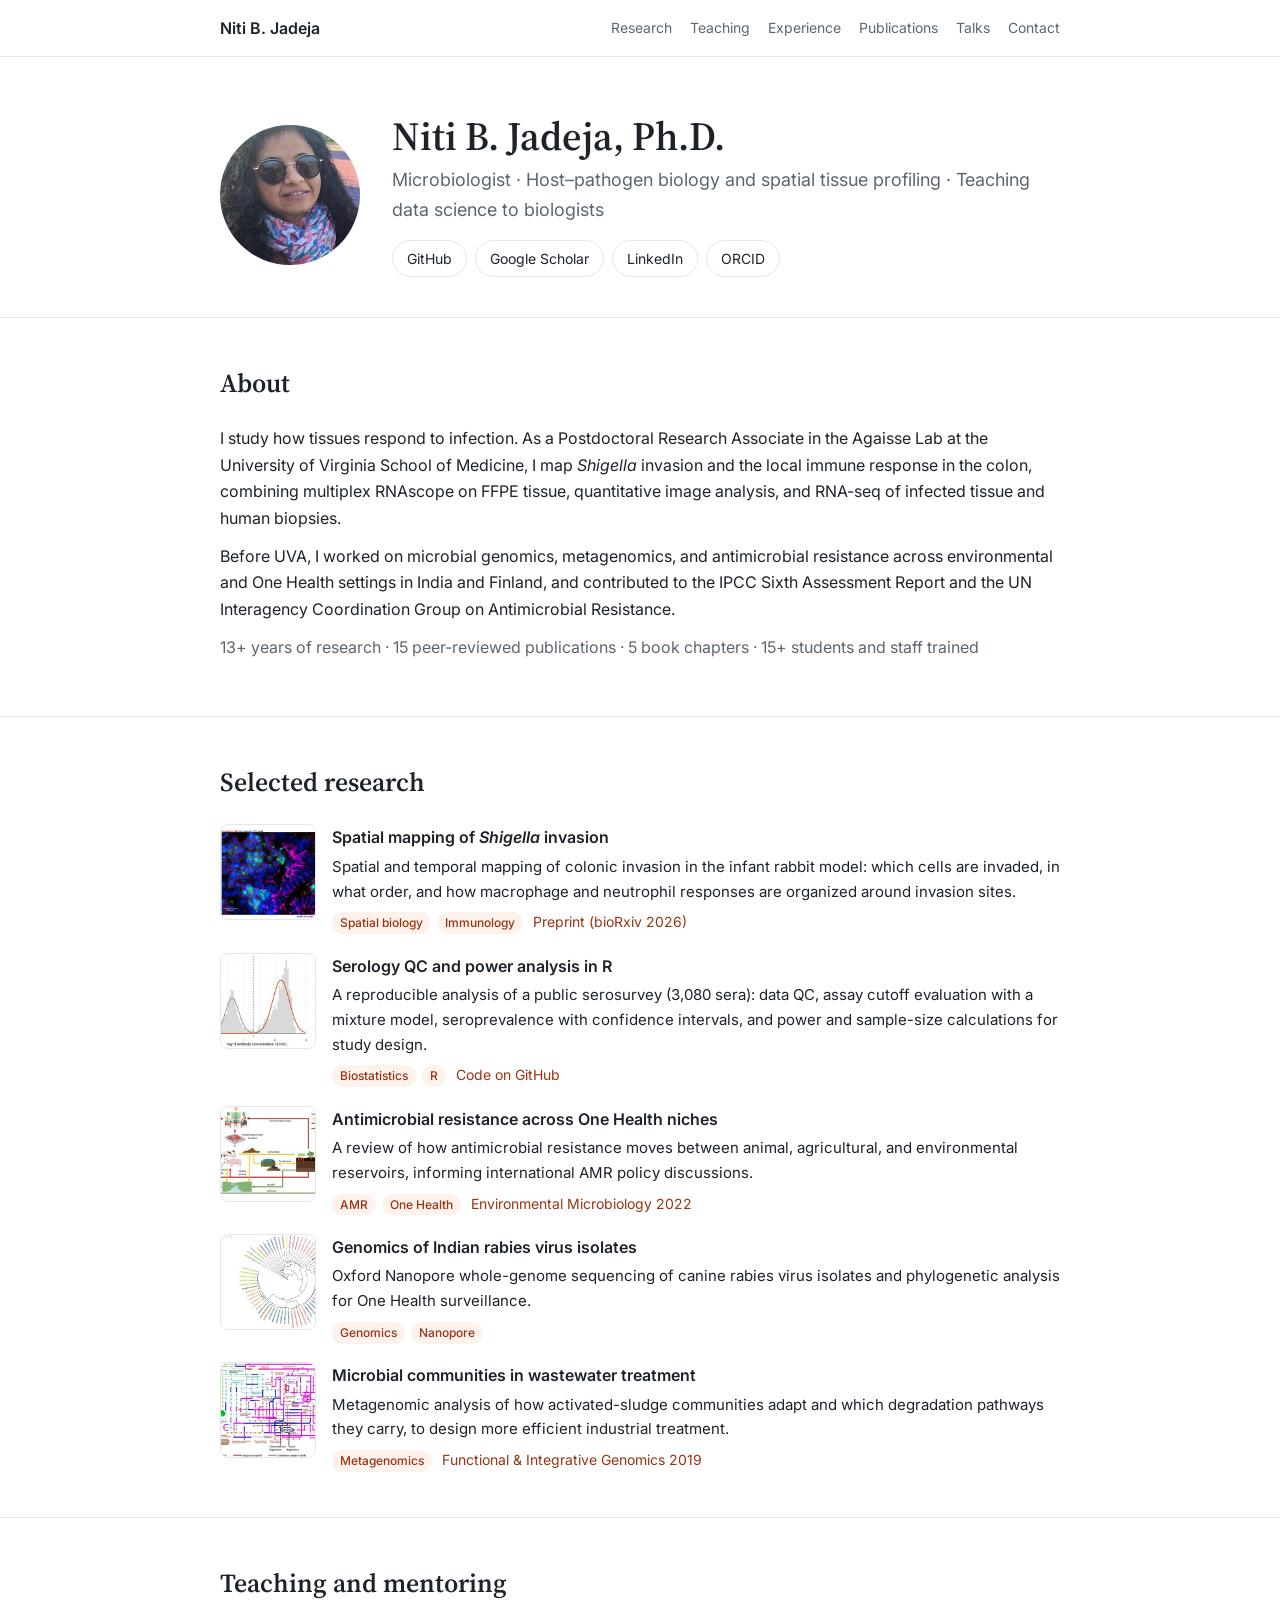
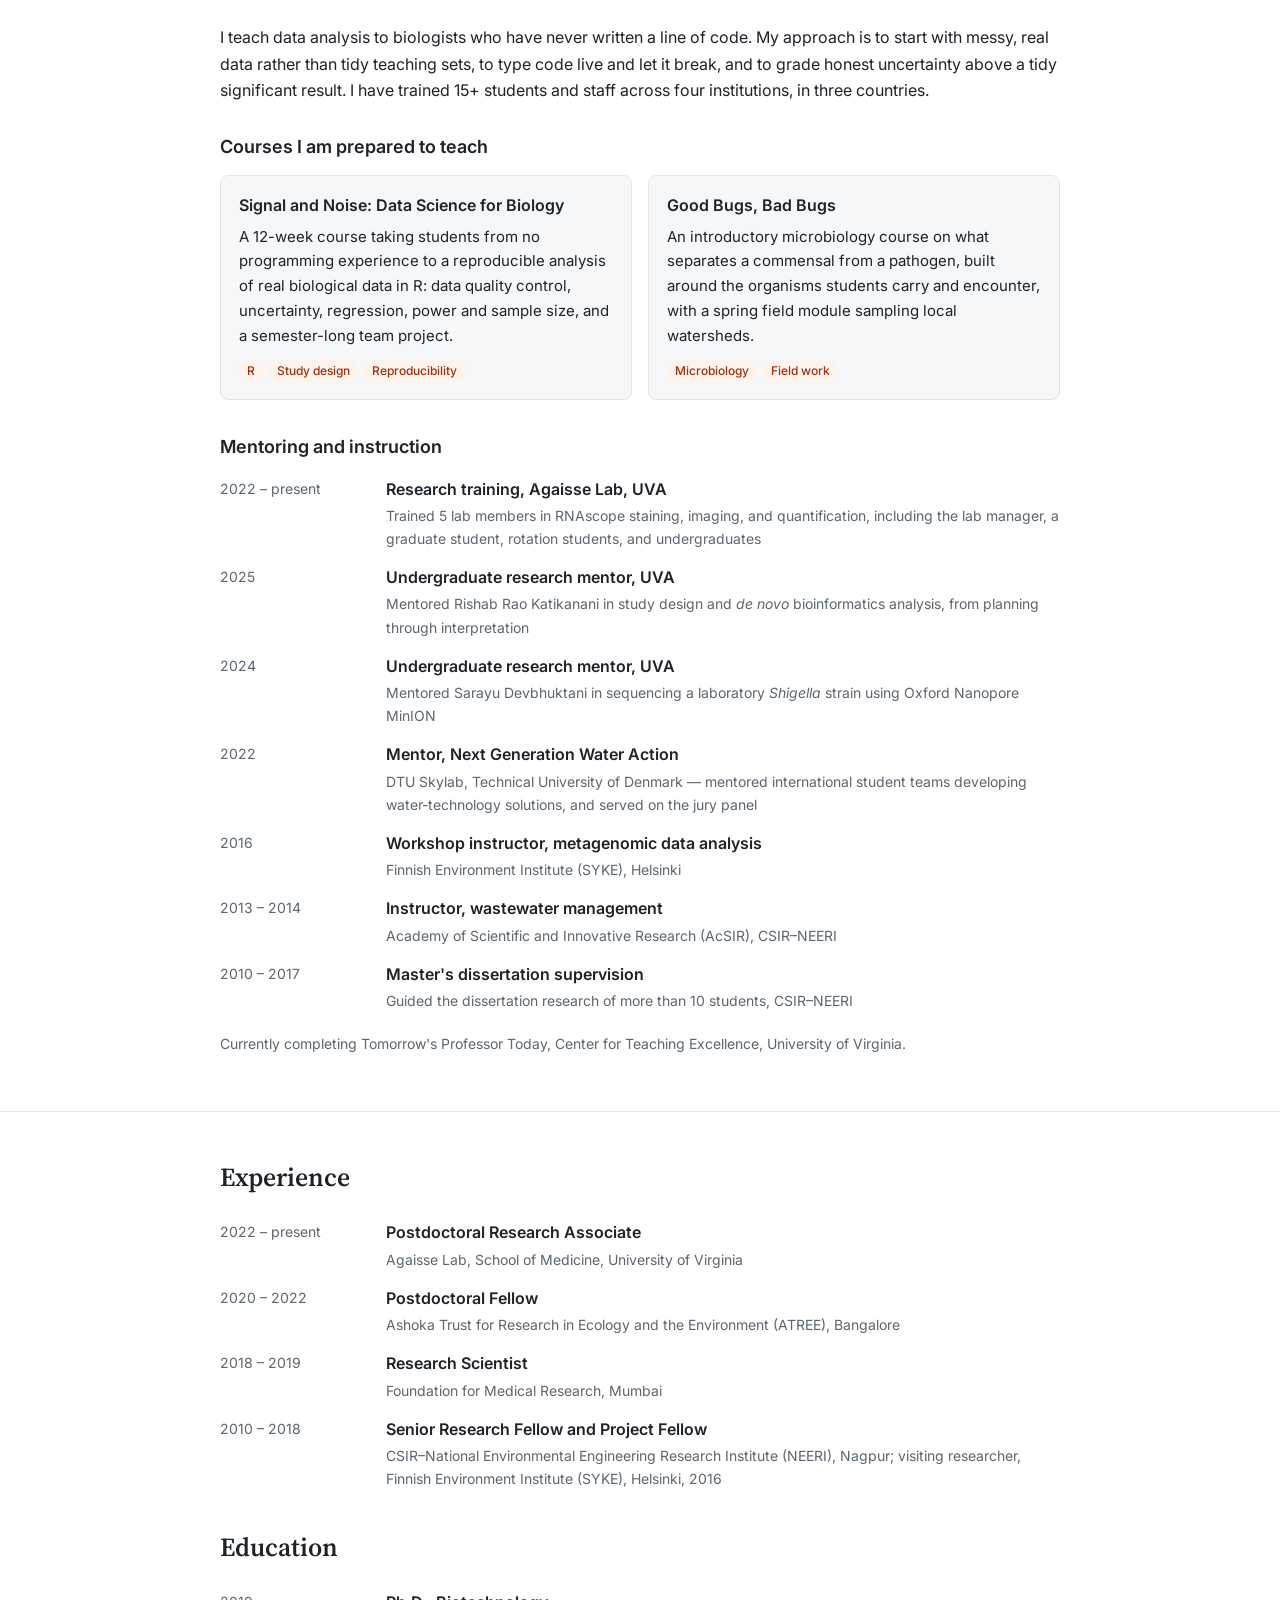
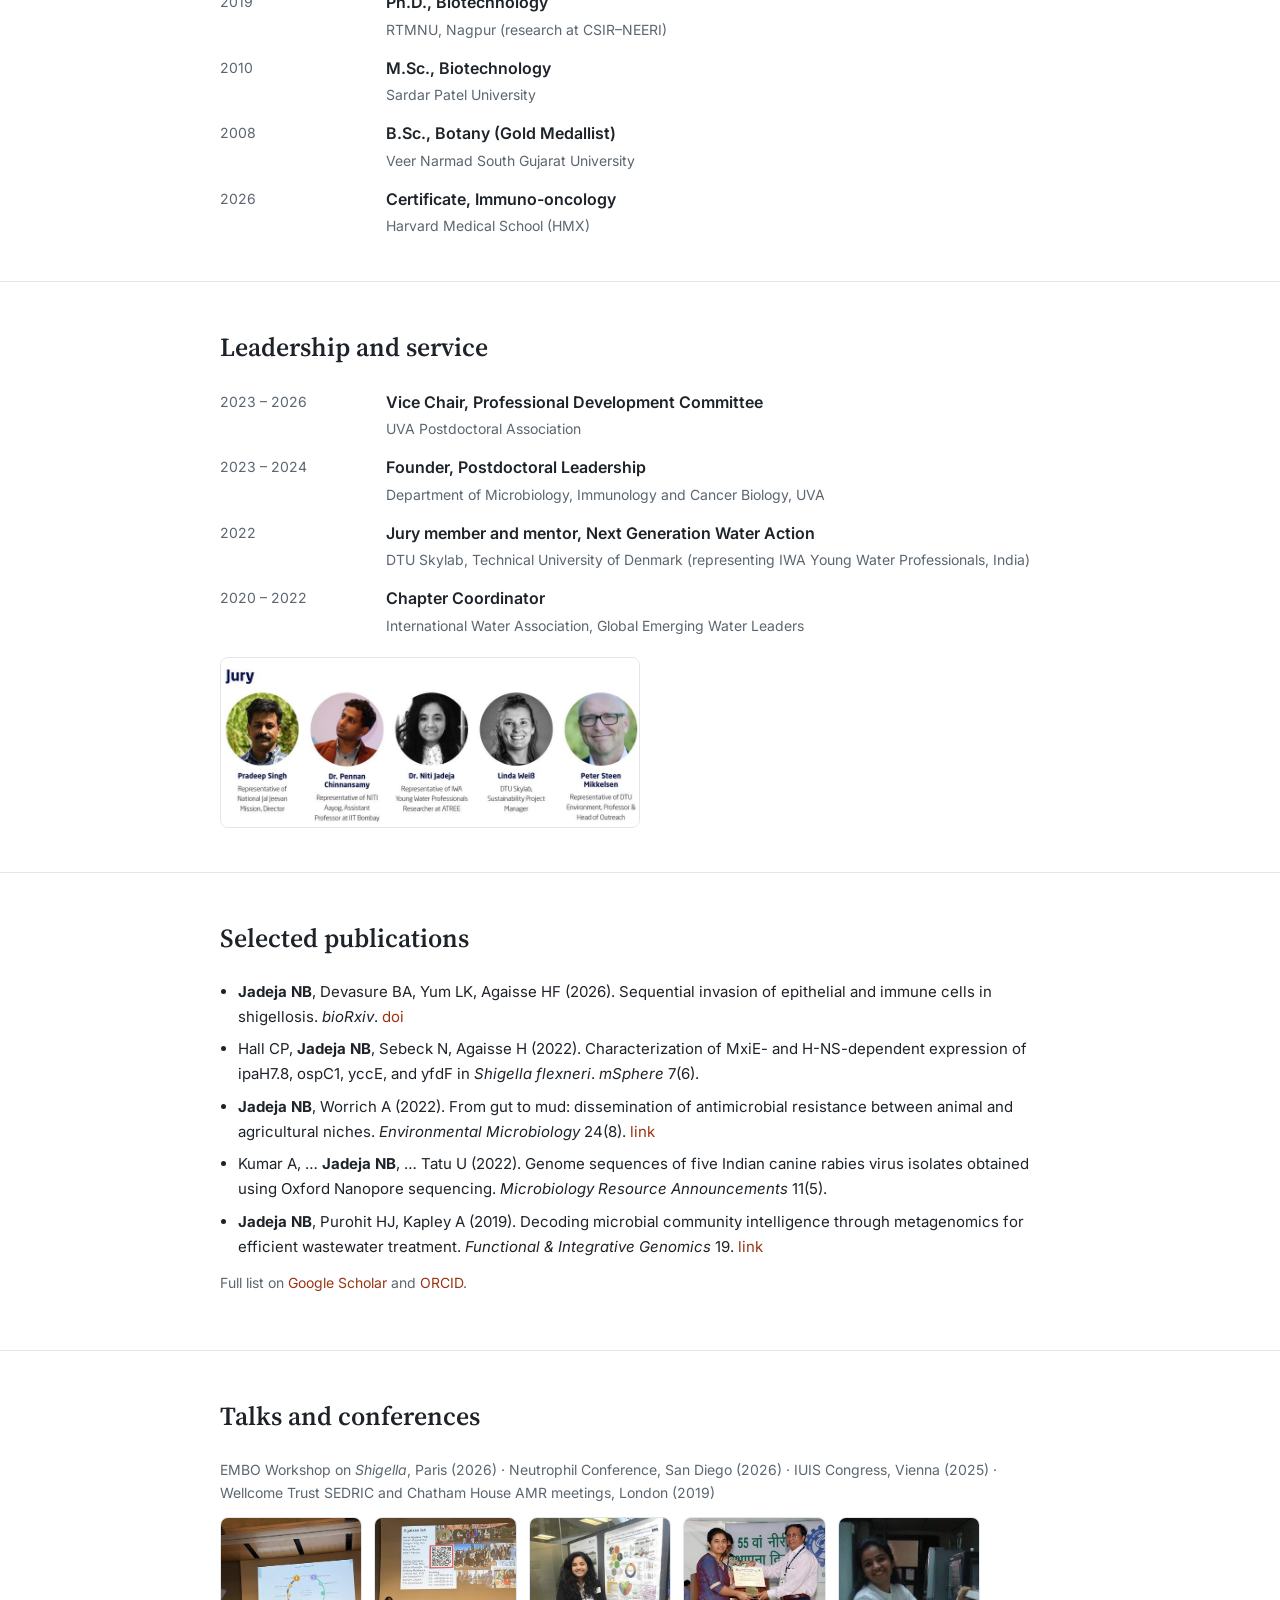
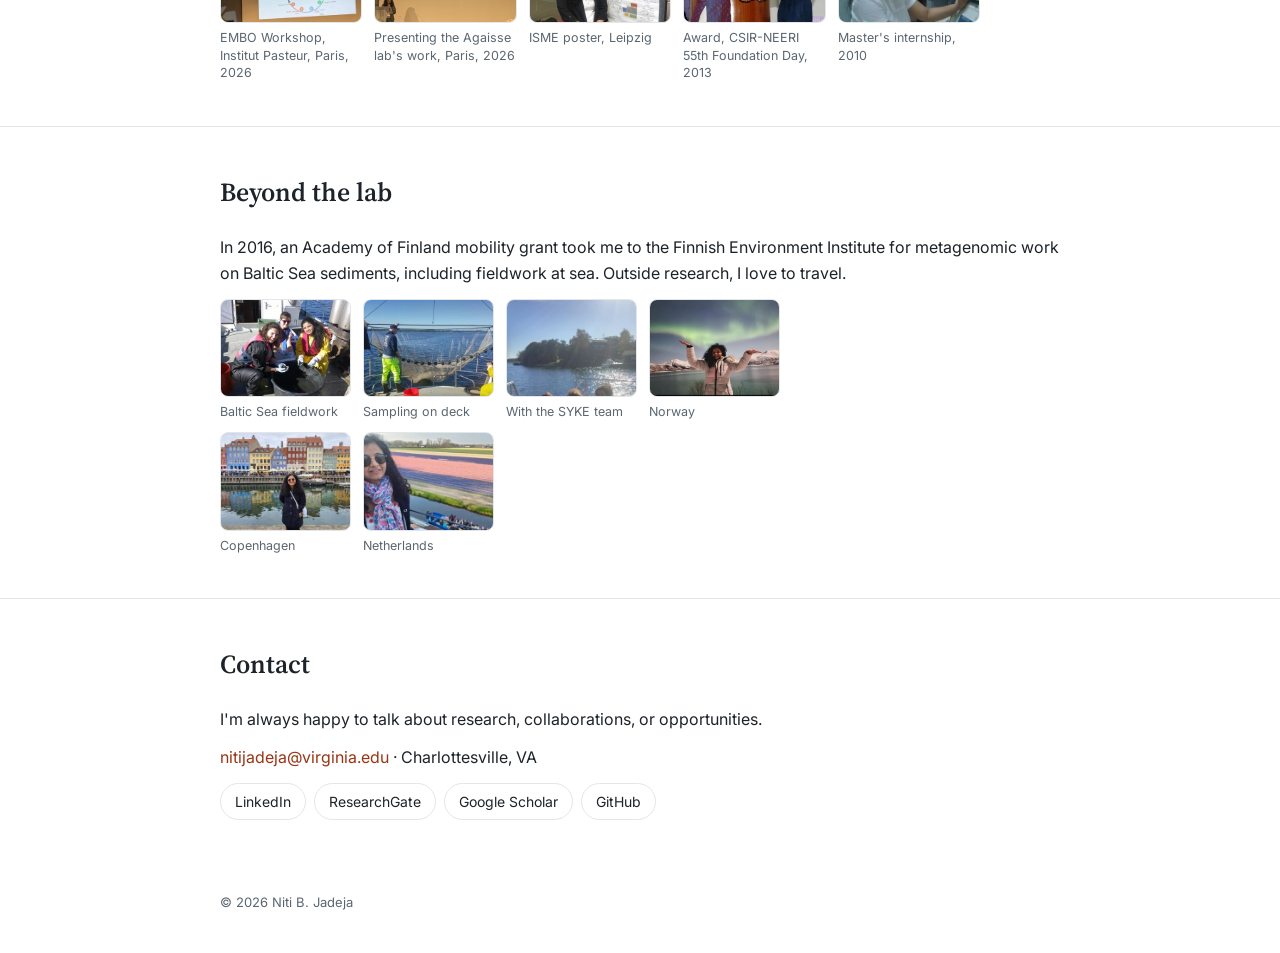
<file: index.html>
<!doctype html>
<html lang="en">
<head>
<meta charset="utf-8">
<meta name="viewport" content="width=device-width, initial-scale=1">
<title>Niti B. Jadeja, Ph.D.</title>
<meta name="description" content="Niti B. Jadeja, Ph.D. Microbiologist working on host–pathogen biology, spatial tissue profiling, and genomics at the University of Virginia.">
<link rel="preconnect" href="https://fonts.googleapis.com">
<link rel="preconnect" href="https://fonts.gstatic.com" crossorigin>
<link href="https://fonts.googleapis.com/css2?family=Source+Serif+4:opsz,wght@8..60,600&family=Inter:wght@400;500;600&display=swap" rel="stylesheet">
<style>
  :root{
    --ink:#1d2329; --muted:#5b6670; --line:#e3e6e9; --bg:#ffffff; --soft:#f6f7f8;
    --accent:#9a3412; --accent-soft:#fdf2ec;
  }
  *{box-sizing:border-box}
  html{scroll-behavior:smooth}
  body{margin:0;background:var(--bg);color:var(--ink);font:16px/1.65 Inter,system-ui,-apple-system,"Segoe UI",sans-serif}
  a{color:var(--accent);text-decoration:none}
  a:hover{text-decoration:underline}
  img{display:block;max-width:100%}
  .wrap{max-width:880px;margin:0 auto;padding:0 20px}

  /* top bar */
  nav{position:sticky;top:0;z-index:10;background:rgba(255,255,255,.95);backdrop-filter:blur(6px);border-bottom:1px solid var(--line)}
  nav .wrap{display:flex;align-items:center;justify-content:space-between;gap:16px;height:56px}
  nav .brand{font-weight:600;color:var(--ink)}
  nav ul{display:flex;gap:18px;list-style:none;margin:0;padding:0;font-size:14px}
  nav ul a{color:var(--muted)}
  nav ul a:hover{color:var(--accent);text-decoration:none}
  @media (max-width:640px){nav ul{display:none}}

  /* header */
  header{padding:56px 0 40px;border-bottom:1px solid var(--line)}
  .hero{display:flex;gap:32px;align-items:center}
  .hero img{width:140px;height:140px;border-radius:50%;object-fit:cover;flex:none}
  h1{font-family:"Source Serif 4",Georgia,serif;font-weight:600;font-size:40px;line-height:1.15;margin:0 0 6px}
  .role{font-size:18px;color:var(--muted);margin:0 0 16px}
  .links{display:flex;flex-wrap:wrap;gap:8px}
  .btn{display:inline-block;padding:6px 14px;border:1px solid var(--line);border-radius:999px;font-size:14px;color:var(--ink);background:#fff}
  .btn:hover{border-color:var(--accent);color:var(--accent);text-decoration:none}
  .btn.primary{background:var(--accent);border-color:var(--accent);color:#fff}
  .btn.primary:hover{color:#fff;opacity:.9}
  @media (max-width:640px){.hero{flex-direction:column;align-items:flex-start;gap:20px}.hero img{width:110px;height:110px}h1{font-size:32px}}

  section{padding:44px 0;border-bottom:1px solid var(--line);scroll-margin-top:68px}
  h2{font-family:"Source Serif 4",Georgia,serif;font-weight:600;font-size:26px;margin:0 0 20px}
  h3{font-size:16px;font-weight:600;margin:0 0 2px}
  p{margin:0 0 12px}
  .muted{color:var(--muted)}
  .small{font-size:14px}

  /* research cards: small square thumbnails */
  .cards{display:grid;gap:18px}
  .card{display:flex;gap:16px;align-items:flex-start}
  .card img{width:96px;height:96px;object-fit:cover;border-radius:8px;border:1px solid var(--line);flex:none;background:var(--soft)}
  .card p{margin:4px 0 4px;font-size:15px}
  .tag{display:inline-block;font-size:12px;font-weight:500;color:var(--accent);background:var(--accent-soft);padding:1px 8px;border-radius:999px;margin-right:6px}

  /* timeline lists */
  .rows{display:grid;gap:14px}
  .row{display:grid;grid-template-columns:150px 1fr;gap:16px}
  .row .when{color:var(--muted);font-size:14px;padding-top:1px}
  @media (max-width:640px){.row{grid-template-columns:1fr;gap:0}}

  /* small photo grids */
  .gallery{display:grid;grid-template-columns:repeat(auto-fill,minmax(140px,1fr));gap:12px;max-width:760px}
  .gallery figure{margin:0}
  .gallery img{width:100%;aspect-ratio:4/3;object-fit:cover;object-position:top;border-radius:8px;border:1px solid var(--line)}
  .gallery figcaption{font-size:12.5px;line-height:1.4;color:var(--muted);margin-top:6px}
  .gallery.tiny{grid-template-columns:repeat(auto-fill,minmax(110px,1fr));max-width:560px}
  .wide-thumb{max-width:420px;border:1px solid var(--line);border-radius:8px}

  /* course cards, no thumbnail */
  .course{border:1px solid var(--line);border-radius:8px;padding:16px 18px;background:var(--soft)}
  .course h3{margin-bottom:6px}
  .course p{margin:0 0 8px;font-size:15px}
  .courses{display:grid;grid-template-columns:1fr 1fr;gap:16px}
  @media (max-width:640px){.courses{grid-template-columns:1fr}}

  ul.pubs{padding-left:18px;margin:0}
  ul.pubs li{margin-bottom:8px;font-size:15px}

  footer{padding:28px 0 40px;font-size:13px;color:var(--muted)}
</style>
</head>
<body>

<nav>
  <div class="wrap">
    <a class="brand" href="#top">Niti B. Jadeja</a>
    <ul>
      <li><a href="#research">Research</a></li>
      <li><a href="#teaching">Teaching</a></li>
      <li><a href="#experience">Experience</a></li>
      <li><a href="#publications">Publications</a></li>
      <li><a href="#talks">Talks</a></li>
      <li><a href="#contact">Contact</a></li>
    </ul>
  </div>
</nav>

<header id="top">
  <div class="wrap hero">
    <img src="profile.jpg" alt="Portrait of Niti B. Jadeja" width="140" height="140">
    <div>
      <h1>Niti B. Jadeja, Ph.D.</h1>
      <p class="role">Microbiologist · Host–pathogen biology and spatial tissue profiling · Teaching data science to biologists</p>
      <div class="links">
        <a class="btn" href="https://github.com/jadejaniti">GitHub</a>
        <a class="btn" href="https://scholar.google.co.in/citations?user=OOuxVm4AAAAJ&amp;hl=en">Google Scholar</a>
        <a class="btn" href="https://www.linkedin.com/in/drnitijadeja">LinkedIn</a>
        <a class="btn" href="https://orcid.org/0000-0002-2199-9605">ORCID</a>
      </div>
    </div>
  </div>
</header>

<main>

<section id="about">
  <div class="wrap">
    <h2>About</h2>
    <p>I study how tissues respond to infection. As a Postdoctoral Research Associate in the Agaisse Lab at the University of Virginia School of Medicine, I map <em>Shigella</em> invasion and the local immune response in the colon, combining multiplex RNAscope on FFPE tissue, quantitative image analysis, and RNA-seq of infected tissue and human biopsies.</p>
    <p>Before UVA, I worked on microbial genomics, metagenomics, and antimicrobial resistance across environmental and One Health settings in India and Finland, and contributed to the IPCC Sixth Assessment Report and the UN Interagency Coordination Group on Antimicrobial Resistance.</p>
    <p class="muted">13+ years of research · 15 peer-reviewed publications · 5 book chapters · 15+ students and staff trained</p>
  </div>
</section>

<section id="research">
  <div class="wrap">
    <h2>Selected research</h2>
    <div class="cards">

      <div class="card">
        <img src="shigella-spatial.jpg" alt="Immunofluorescence image of infected colon tissue" loading="lazy">
        <div>
          <h3>Spatial mapping of <em>Shigella</em> invasion</h3>
          <p>Spatial and temporal mapping of colonic invasion in the infant rabbit model: which cells are invaded, in what order, and how macrophage and neutrophil responses are organized around invasion sites.</p>
          <span class="tag">Spatial biology</span><span class="tag">Immunology</span>
          <a class="small" href="https://doi.org/10.64898/2026.09.11.751053">Preprint (bioRxiv 2026)</a>
        </div>
      </div>

      <div class="card">
        <img src="serology-power.jpg" alt="Mixture model of antibody concentrations" loading="lazy">
        <div>
          <h3>Serology QC and power analysis in R</h3>
          <p>A reproducible analysis of a public serosurvey (3,080 sera): data QC, assay cutoff evaluation with a mixture model, seroprevalence with confidence intervals, and power and sample-size calculations for study design.</p>
          <span class="tag">Biostatistics</span><span class="tag">R</span>
          <a class="small" href="https://github.com/jadejaniti/Serology-power-analysis">Code on GitHub</a>
        </div>
      </div>

      <div class="card">
        <img src="amr-onehealth.jpg" alt="Diagram of antimicrobial resistance transmission pathways" loading="lazy">
        <div>
          <h3>Antimicrobial resistance across One Health niches</h3>
          <p>A review of how antimicrobial resistance moves between animal, agricultural, and environmental reservoirs, informing international AMR policy discussions.</p>
          <span class="tag">AMR</span><span class="tag">One Health</span>
          <a class="small" href="https://enviromicro-journals.onlinelibrary.wiley.com/doi/10.1111/1462-2920.15927">Environmental Microbiology 2022</a>
        </div>
      </div>

      <div class="card">
        <img src="rabies-phylo.jpg" alt="Phylogenetic tree of rabies virus genomes" loading="lazy">
        <div>
          <h3>Genomics of Indian rabies virus isolates</h3>
          <p>Oxford Nanopore whole-genome sequencing of canine rabies virus isolates and phylogenetic analysis for One Health surveillance.</p>
          <span class="tag">Genomics</span><span class="tag">Nanopore</span>
        </div>
      </div>

      <div class="card">
        <img src="kegg-wastewater.jpg" alt="Metabolic pathway map from wastewater metagenomes" loading="lazy">
        <div>
          <h3>Microbial communities in wastewater treatment</h3>
          <p>Metagenomic analysis of how activated-sludge communities adapt and which degradation pathways they carry, to design more efficient industrial treatment.</p>
          <span class="tag">Metagenomics</span>
          <a class="small" href="https://link.springer.com/article/10.1007/s10142-019-00681-4">Functional &amp; Integrative Genomics 2019</a>
        </div>
      </div>

    </div>
  </div>
</section>

<section id="teaching">
  <div class="wrap">
    <h2>Teaching and mentoring</h2>
    <p>I teach data analysis to biologists who have never written a line of code. My approach is to start with messy, real data rather than tidy teaching sets, to type code live and let it break, and to grade honest uncertainty above a tidy significant result. I have trained 15+ students and staff across four institutions, in three countries.</p>

    <h3 style="font-size:18px;margin:28px 0 14px">Courses I am prepared to teach</h3>
    <div class="courses">
      <div class="course">
        <h3>Signal and Noise: Data Science for Biology</h3>
        <p>A 12-week course taking students from no programming experience to a reproducible analysis of real biological data in R: data quality control, uncertainty, regression, power and sample size, and a semester-long team project.</p>
        <span class="tag">R</span><span class="tag">Study design</span><span class="tag">Reproducibility</span>
      </div>
      <div class="course">
        <h3>Good Bugs, Bad Bugs</h3>
        <p>An introductory microbiology course on what separates a commensal from a pathogen, built around the organisms students carry and encounter, with a spring field module sampling local watersheds.</p>
        <span class="tag">Microbiology</span><span class="tag">Field work</span>
      </div>
    </div>

    <h3 style="font-size:18px;margin:32px 0 14px">Mentoring and instruction</h3>
    <div class="rows">
      <div class="row"><div class="when">2022 – present</div><div><h3>Research training, Agaisse Lab, UVA</h3><div class="muted small">Trained 5 lab members in RNAscope staining, imaging, and quantification, including the lab manager, a graduate student, rotation students, and undergraduates</div></div></div>
      <div class="row"><div class="when">2025</div><div><h3>Undergraduate research mentor, UVA</h3><div class="muted small">Mentored Rishab Rao Katikanani in study design and <em>de novo</em> bioinformatics analysis, from planning through interpretation</div></div></div>
      <div class="row"><div class="when">2024</div><div><h3>Undergraduate research mentor, UVA</h3><div class="muted small">Mentored Sarayu Devbhuktani in sequencing a laboratory <em>Shigella</em> strain using Oxford Nanopore MinION</div></div></div>
      <div class="row"><div class="when">2022</div><div><h3>Mentor, Next Generation Water Action</h3><div class="muted small">DTU Skylab, Technical University of Denmark — mentored international student teams developing water-technology solutions, and served on the jury panel</div></div></div>
      <div class="row"><div class="when">2016</div><div><h3>Workshop instructor, metagenomic data analysis</h3><div class="muted small">Finnish Environment Institute (SYKE), Helsinki</div></div></div>
      <div class="row"><div class="when">2013 – 2014</div><div><h3>Instructor, wastewater management</h3><div class="muted small">Academy of Scientific and Innovative Research (AcSIR), CSIR–NEERI</div></div></div>
      <div class="row"><div class="when">2010 – 2017</div><div><h3>Master's dissertation supervision</h3><div class="muted small">Guided the dissertation research of more than 10 students, CSIR–NEERI</div></div></div>
    </div>

    <p class="small muted" style="margin-top:20px">Currently completing Tomorrow's Professor Today, Center for Teaching Excellence, University of Virginia.</p>
  </div>
</section>

<section id="experience">
  <div class="wrap">
    <h2>Experience</h2>
    <div class="rows">
      <div class="row"><div class="when">2022 – present</div><div><h3>Postdoctoral Research Associate</h3><div class="muted small">Agaisse Lab, School of Medicine, University of Virginia</div></div></div>
      <div class="row"><div class="when">2020 – 2022</div><div><h3>Postdoctoral Fellow</h3><div class="muted small">Ashoka Trust for Research in Ecology and the Environment (ATREE), Bangalore</div></div></div>
      <div class="row"><div class="when">2018 – 2019</div><div><h3>Research Scientist</h3><div class="muted small">Foundation for Medical Research, Mumbai</div></div></div>
      <div class="row"><div class="when">2010 – 2018</div><div><h3>Senior Research Fellow and Project Fellow</h3><div class="muted small">CSIR–National Environmental Engineering Research Institute (NEERI), Nagpur; visiting researcher, Finnish Environment Institute (SYKE), Helsinki, 2016</div></div></div>
    </div>

    <h2 style="margin-top:36px">Education</h2>
    <div class="rows">
      <div class="row"><div class="when">2019</div><div><h3>Ph.D., Biotechnology</h3><div class="muted small">RTMNU, Nagpur (research at CSIR–NEERI)</div></div></div>
      <div class="row"><div class="when">2010</div><div><h3>M.Sc., Biotechnology</h3><div class="muted small">Sardar Patel University</div></div></div>
      <div class="row"><div class="when">2008</div><div><h3>B.Sc., Botany (Gold Medallist)</h3><div class="muted small">Veer Narmad South Gujarat University</div></div></div>
      <div class="row"><div class="when">2026</div><div><h3>Certificate, Immuno-oncology</h3><div class="muted small">Harvard Medical School (HMX)</div></div></div>
    </div>
  </div>
</section>

<section id="leadership">
  <div class="wrap">
    <h2>Leadership and service</h2>
    <div class="rows">
      <div class="row"><div class="when">2023 – 2026</div><div><h3>Vice Chair, Professional Development Committee</h3><div class="muted small">UVA Postdoctoral Association</div></div></div>
      <div class="row"><div class="when">2023 – 2024</div><div><h3>Founder, Postdoctoral Leadership</h3><div class="muted small">Department of Microbiology, Immunology and Cancer Biology, UVA</div></div></div>
      <div class="row"><div class="when">2022</div><div><h3>Jury member and mentor, Next Generation Water Action</h3><div class="muted small">DTU Skylab, Technical University of Denmark (representing IWA Young Water Professionals, India)</div></div></div>
      <div class="row"><div class="when">2020 – 2022</div><div><h3>Chapter Coordinator</h3><div class="muted small">International Water Association, Global Emerging Water Leaders</div></div></div>
    </div>
    <img class="wide-thumb" style="margin-top:20px" src="jury-2022.jpg" alt="Jury panel, NITI Next Generation Water Action 2022" loading="lazy">
  </div>
</section>

<section id="publications">
  <div class="wrap">
    <h2>Selected publications</h2>
    <ul class="pubs">
      <li><strong>Jadeja NB</strong>, Devasure BA, Yum LK, Agaisse HF (2026). Sequential invasion of epithelial and immune cells in shigellosis. <em>bioRxiv</em>. <a href="https://doi.org/10.64898/2026.09.11.751053">doi</a></li>
      <li>Hall CP, <strong>Jadeja NB</strong>, Sebeck N, Agaisse H (2022). Characterization of MxiE- and H-NS-dependent expression of ipaH7.8, ospC1, yccE, and yfdF in <em>Shigella flexneri</em>. <em>mSphere</em> 7(6).</li>
      <li><strong>Jadeja NB</strong>, Worrich A (2022). From gut to mud: dissemination of antimicrobial resistance between animal and agricultural niches. <em>Environmental Microbiology</em> 24(8). <a href="https://enviromicro-journals.onlinelibrary.wiley.com/doi/10.1111/1462-2920.15927">link</a></li>
      <li>Kumar A, … <strong>Jadeja NB</strong>, … Tatu U (2022). Genome sequences of five Indian canine rabies virus isolates obtained using Oxford Nanopore sequencing. <em>Microbiology Resource Announcements</em> 11(5).</li>
      <li><strong>Jadeja NB</strong>, Purohit HJ, Kapley A (2019). Decoding microbial community intelligence through metagenomics for efficient wastewater treatment. <em>Functional &amp; Integrative Genomics</em> 19. <a href="https://link.springer.com/article/10.1007/s10142-019-00681-4">link</a></li>
    </ul>
    <p class="small muted" style="margin-top:12px">Full list on <a href="https://scholar.google.co.in/citations?user=OOuxVm4AAAAJ&amp;hl=en">Google Scholar</a> and <a href="https://orcid.org/0000-0002-2199-9605">ORCID</a>.</p>
  </div>
</section>

<section id="talks">
  <div class="wrap">
    <h2>Talks and conferences</h2>
    <p class="small muted">EMBO Workshop on <em>Shigella</em>, Paris (2026) · Neutrophil Conference, San Diego (2026) · IUIS Congress, Vienna (2025) · Wellcome Trust SEDRIC and Chatham House AMR meetings, London (2019)</p>
    <div class="gallery">
      <figure><img src="talk-embo-2026.jpg" alt="Talk at the EMBO Shigella workshop, Paris" loading="lazy"><figcaption>EMBO Workshop, Institut Pasteur, Paris, 2026</figcaption></figure>
      <figure><img src="talk-embo-lab-2026.jpg" alt="Presenting the Agaisse lab's work" loading="lazy"><figcaption>Presenting the Agaisse lab's work, Paris, 2026</figcaption></figure>
      <figure><img src="poster-isme.jpg" alt="Poster presentation" loading="lazy"><figcaption>ISME poster, Leipzig</figcaption></figure>
      <figure><img src="award-neeri-2013.jpg" alt="Receiving an award at CSIR-NEERI" loading="lazy"><figcaption>Award, CSIR-NEERI 55th Foundation Day, 2013</figcaption></figure>
      <figure><img src="internship-2010.jpg" alt="In the lab during master's internship" loading="lazy"><figcaption>Master's internship, 2010</figcaption></figure>
    </div>
  </div>
</section>

<section id="beyond">
  <div class="wrap">
    <h2>Beyond the lab</h2>
    <p>In 2016, an Academy of Finland mobility grant took me to the Finnish Environment Institute for metagenomic work on Baltic Sea sediments, including fieldwork at sea. Outside research, I love to travel.</p>
    <div class="gallery tiny">
      <figure><img src="baltic-1.jpg" alt="Sampling on the Baltic Sea" loading="lazy"><figcaption>Baltic Sea fieldwork</figcaption></figure>
      <figure><img src="baltic-2.jpg" alt="Sediment sampling on deck" loading="lazy"><figcaption>Sampling on deck</figcaption></figure>
      <figure><img src="baltic-3.jpg" alt="With the SYKE team" loading="lazy"><figcaption>With the SYKE team</figcaption></figure>
      <figure><img src="travel-aurora.jpg" alt="Northern lights, Norway" loading="lazy"><figcaption>Norway</figcaption></figure>
      <figure><img src="travel-copenhagen.jpg" alt="Nyhavn, Copenhagen" loading="lazy"><figcaption>Copenhagen</figcaption></figure>
      <figure><img src="travel-tulips.jpg" alt="Tulip fields, the Netherlands" loading="lazy"><figcaption>Netherlands</figcaption></figure>
    </div>
  </div>
</section>

<section id="contact" style="border-bottom:0">
  <div class="wrap">
    <h2>Contact</h2>
    <p>I'm always happy to talk about research, collaborations, or opportunities.</p>
    <p><a href="mailto:nitijadeja@virginia.edu">nitijadeja@virginia.edu</a> · Charlottesville, VA</p>
    <div class="links">
      <a class="btn" href="https://www.linkedin.com/in/drnitijadeja">LinkedIn</a>
      <a class="btn" href="https://www.researchgate.net/profile/Niti_Jadeja">ResearchGate</a>
      <a class="btn" href="https://scholar.google.co.in/citations?user=OOuxVm4AAAAJ&amp;hl=en">Google Scholar</a>
      <a class="btn" href="https://github.com/jadejaniti">GitHub</a>
    </div>
  </div>
</section>

</main>

<footer>
  <div class="wrap">© 2026 Niti B. Jadeja</div>
</footer>

</body>
</html>
</file>
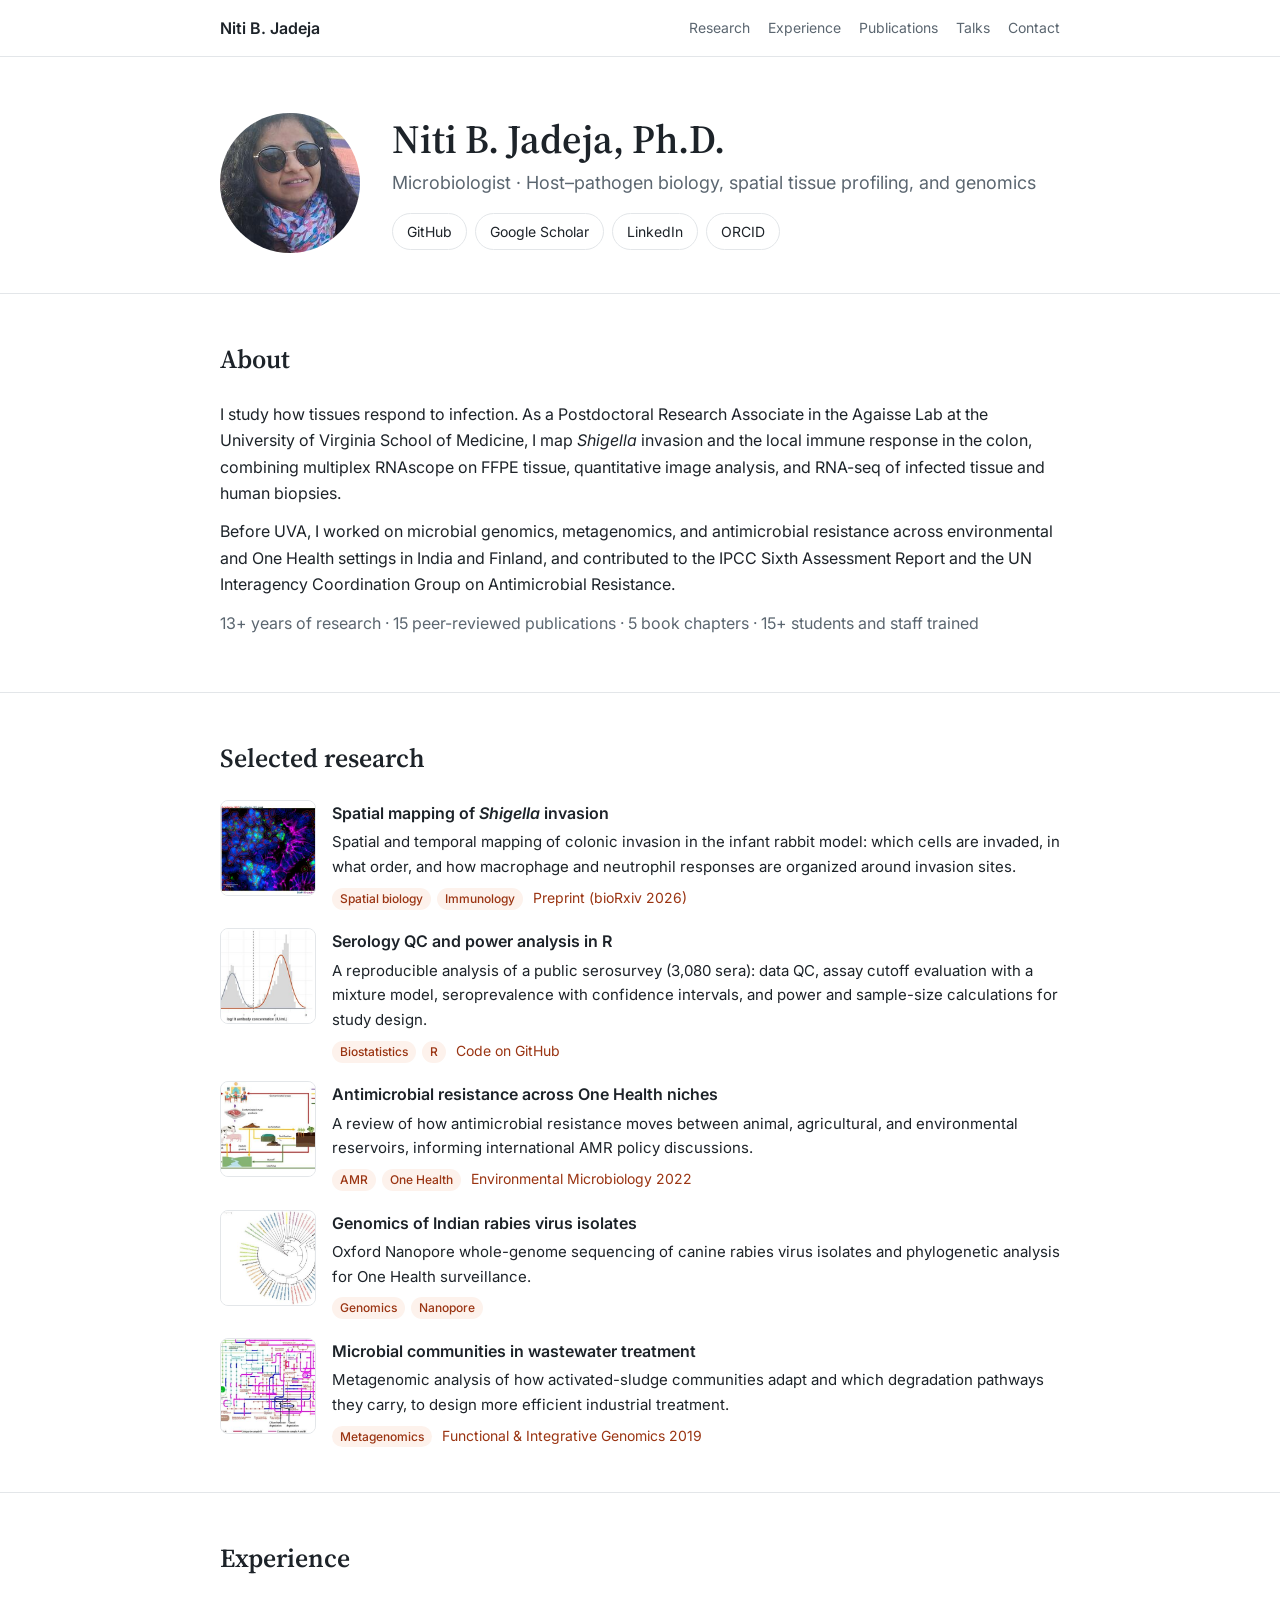
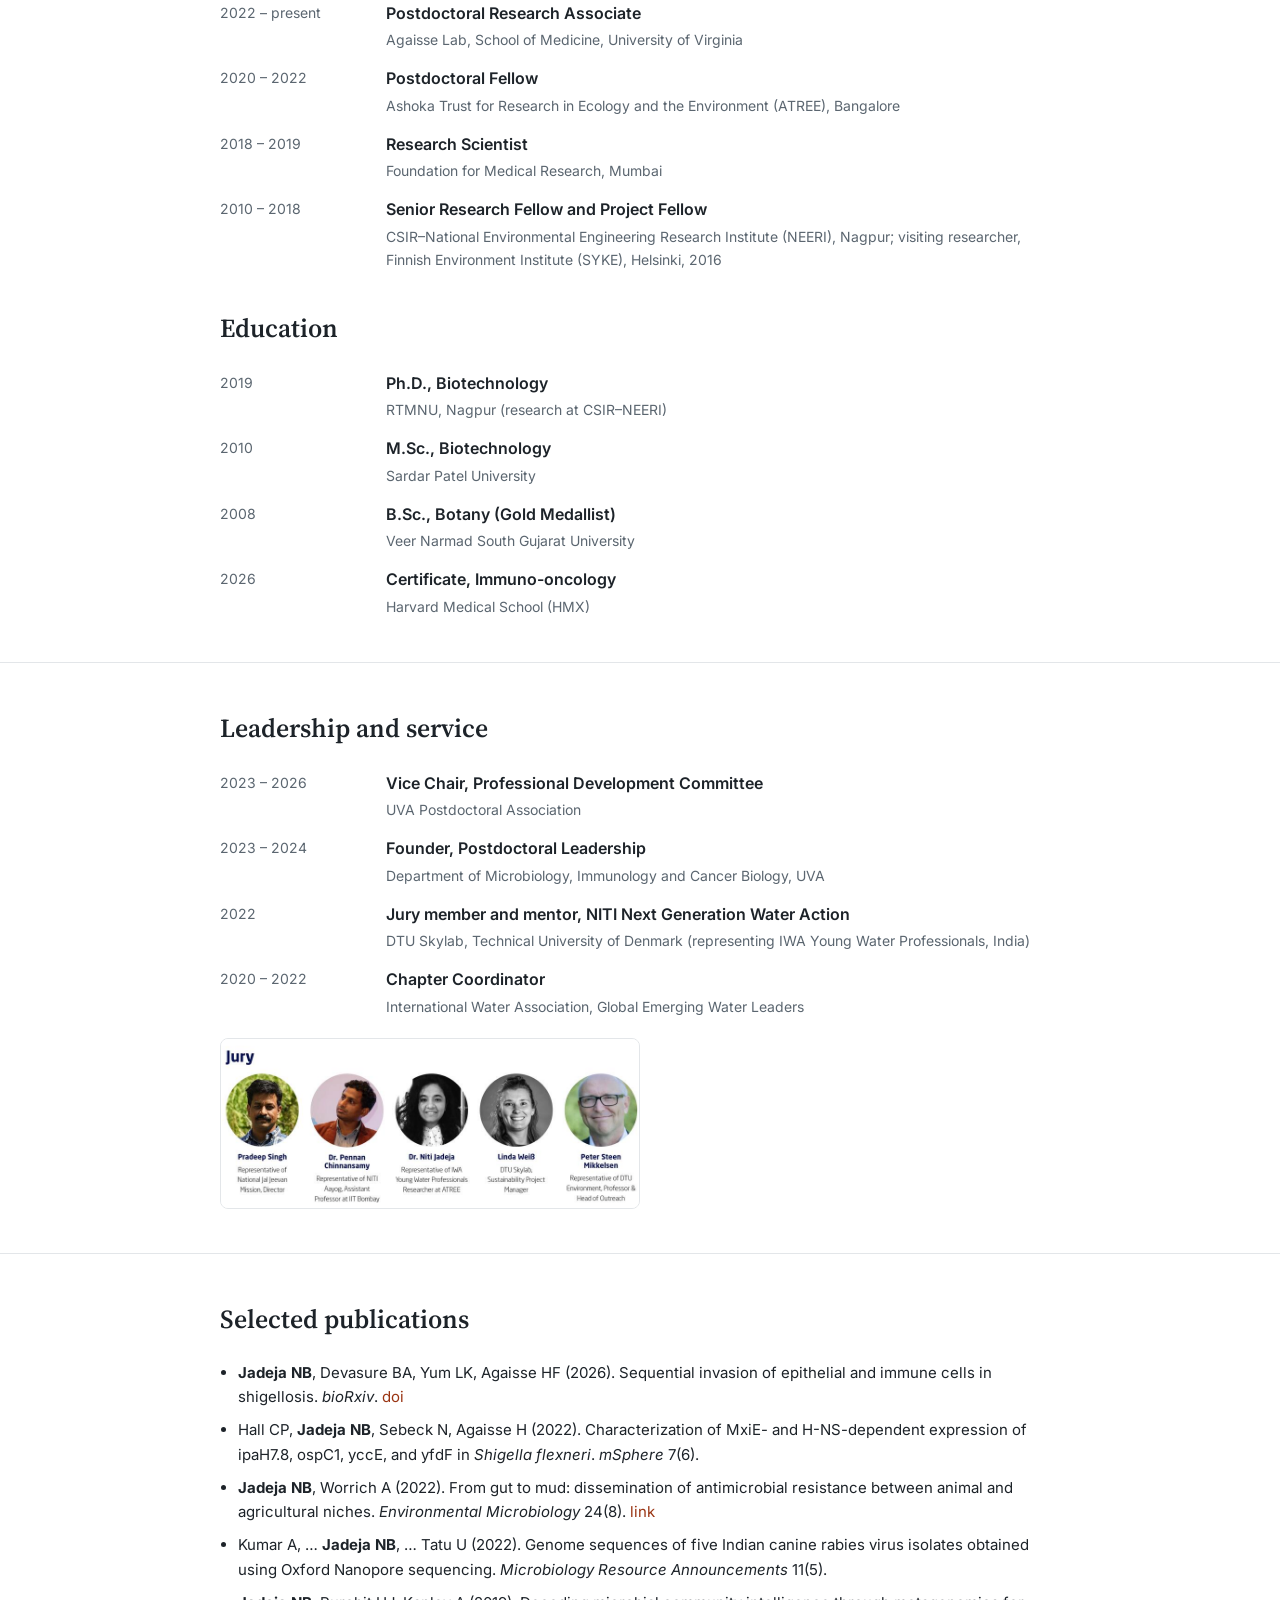
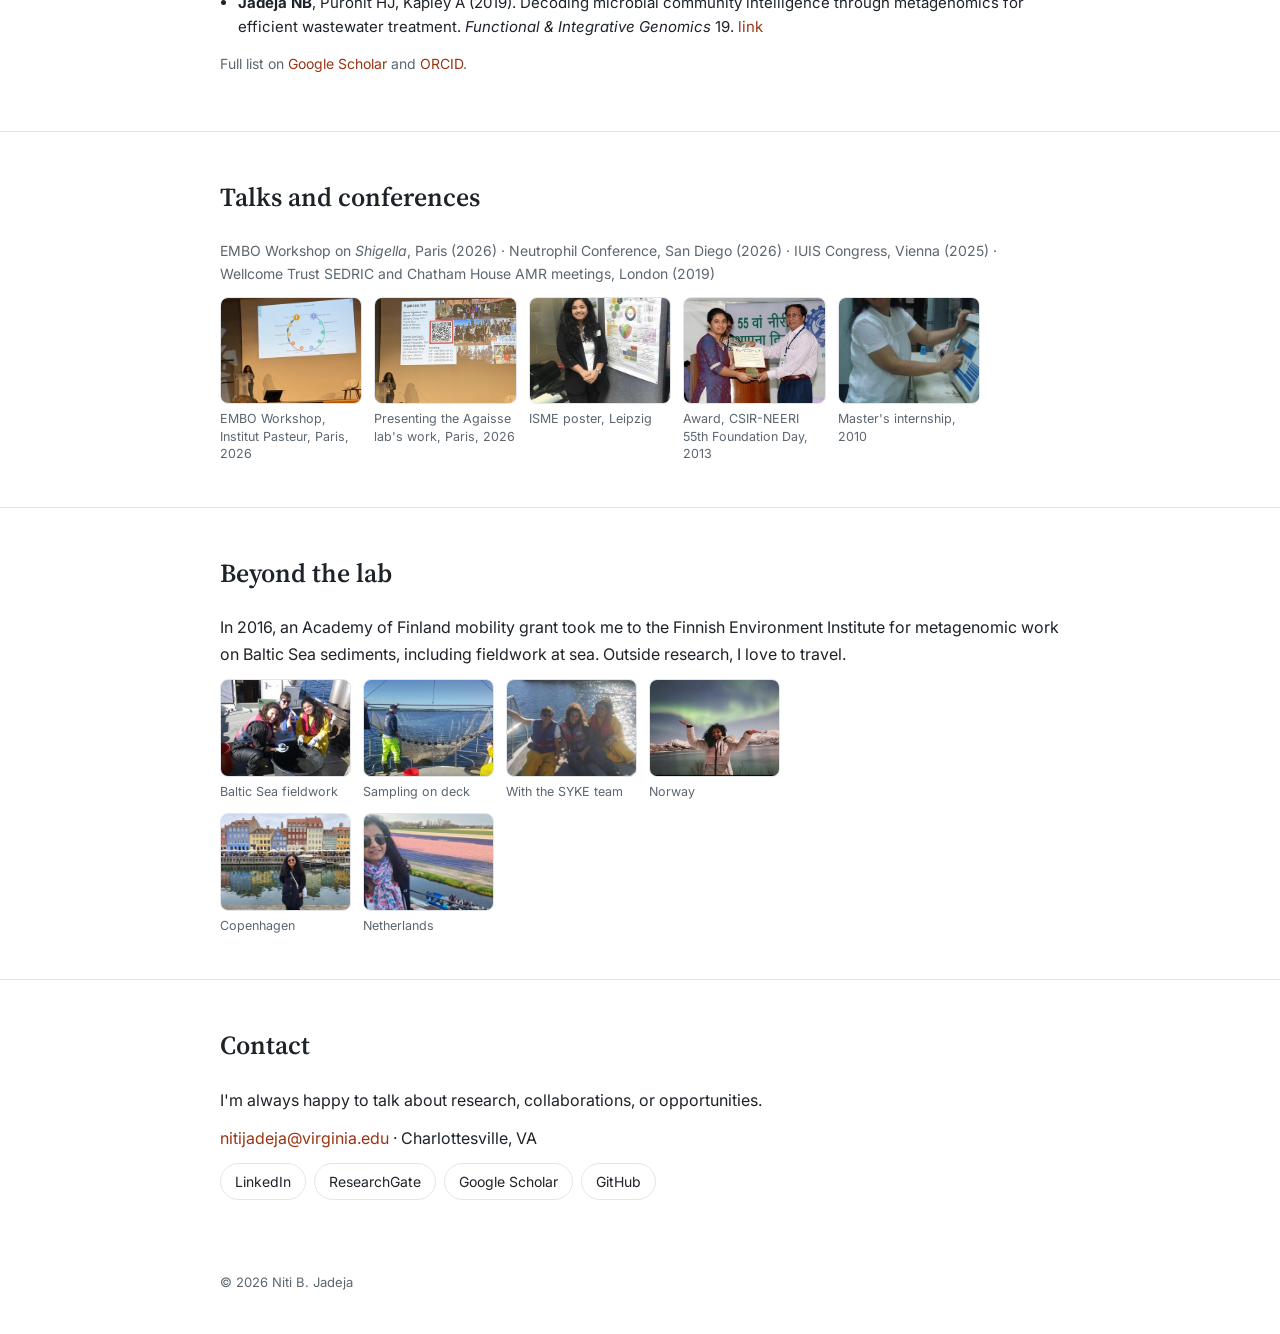
<file: index (2).html>
<!doctype html>
<html lang="en">
<head>
<meta charset="utf-8">
<meta name="viewport" content="width=device-width, initial-scale=1">
<title>Niti B. Jadeja, Ph.D.</title>
<meta name="description" content="Niti B. Jadeja, Ph.D. Microbiologist working on host–pathogen biology, spatial tissue profiling, and genomics at the University of Virginia.">
<link rel="preconnect" href="https://fonts.googleapis.com">
<link rel="preconnect" href="https://fonts.gstatic.com" crossorigin>
<link href="https://fonts.googleapis.com/css2?family=Source+Serif+4:opsz,wght@8..60,600&family=Inter:wght@400;500;600&display=swap" rel="stylesheet">
<style>
  :root{
    --ink:#1d2329; --muted:#5b6670; --line:#e3e6e9; --bg:#ffffff; --soft:#f6f7f8;
    --accent:#9a3412; --accent-soft:#fdf2ec;
  }
  *{box-sizing:border-box}
  html{scroll-behavior:smooth}
  body{margin:0;background:var(--bg);color:var(--ink);font:16px/1.65 Inter,system-ui,-apple-system,"Segoe UI",sans-serif}
  a{color:var(--accent);text-decoration:none}
  a:hover{text-decoration:underline}
  img{display:block;max-width:100%}
  .wrap{max-width:880px;margin:0 auto;padding:0 20px}

  /* top bar */
  nav{position:sticky;top:0;z-index:10;background:rgba(255,255,255,.95);backdrop-filter:blur(6px);border-bottom:1px solid var(--line)}
  nav .wrap{display:flex;align-items:center;justify-content:space-between;gap:16px;height:56px}
  nav .brand{font-weight:600;color:var(--ink)}
  nav ul{display:flex;gap:18px;list-style:none;margin:0;padding:0;font-size:14px}
  nav ul a{color:var(--muted)}
  nav ul a:hover{color:var(--accent);text-decoration:none}
  @media (max-width:640px){nav ul{display:none}}

  /* header */
  header{padding:56px 0 40px;border-bottom:1px solid var(--line)}
  .hero{display:flex;gap:32px;align-items:center}
  .hero img{width:140px;height:140px;border-radius:50%;object-fit:cover;flex:none}
  h1{font-family:"Source Serif 4",Georgia,serif;font-weight:600;font-size:40px;line-height:1.15;margin:0 0 6px}
  .role{font-size:18px;color:var(--muted);margin:0 0 16px}
  .links{display:flex;flex-wrap:wrap;gap:8px}
  .btn{display:inline-block;padding:6px 14px;border:1px solid var(--line);border-radius:999px;font-size:14px;color:var(--ink);background:#fff}
  .btn:hover{border-color:var(--accent);color:var(--accent);text-decoration:none}
  .btn.primary{background:var(--accent);border-color:var(--accent);color:#fff}
  .btn.primary:hover{color:#fff;opacity:.9}
  @media (max-width:640px){.hero{flex-direction:column;align-items:flex-start;gap:20px}.hero img{width:110px;height:110px}h1{font-size:32px}}

  section{padding:44px 0;border-bottom:1px solid var(--line)}
  h2{font-family:"Source Serif 4",Georgia,serif;font-weight:600;font-size:26px;margin:0 0 20px}
  h3{font-size:16px;font-weight:600;margin:0 0 2px}
  p{margin:0 0 12px}
  .muted{color:var(--muted)}
  .small{font-size:14px}

  /* research cards: small square thumbnails */
  .cards{display:grid;gap:18px}
  .card{display:flex;gap:16px;align-items:flex-start}
  .card img{width:96px;height:96px;object-fit:cover;border-radius:8px;border:1px solid var(--line);flex:none;background:var(--soft)}
  .card p{margin:4px 0 4px;font-size:15px}
  .tag{display:inline-block;font-size:12px;font-weight:500;color:var(--accent);background:var(--accent-soft);padding:1px 8px;border-radius:999px;margin-right:6px}

  /* timeline lists */
  .rows{display:grid;gap:14px}
  .row{display:grid;grid-template-columns:150px 1fr;gap:16px}
  .row .when{color:var(--muted);font-size:14px;padding-top:1px}
  @media (max-width:640px){.row{grid-template-columns:1fr;gap:0}}

  /* small photo grids */
  .gallery{display:grid;grid-template-columns:repeat(auto-fill,minmax(140px,1fr));gap:12px;max-width:760px}
  .gallery figure{margin:0}
  .gallery img{width:100%;aspect-ratio:4/3;object-fit:cover;border-radius:8px;border:1px solid var(--line)}
  .gallery figcaption{font-size:12.5px;line-height:1.4;color:var(--muted);margin-top:6px}
  .gallery.tiny{grid-template-columns:repeat(auto-fill,minmax(110px,1fr));max-width:560px}
  .wide-thumb{max-width:420px;border:1px solid var(--line);border-radius:8px}

  ul.pubs{padding-left:18px;margin:0}
  ul.pubs li{margin-bottom:8px;font-size:15px}

  footer{padding:28px 0 40px;font-size:13px;color:var(--muted)}
</style>
</head>
<body>

<nav>
  <div class="wrap">
    <a class="brand" href="#top">Niti B. Jadeja</a>
    <ul>
      <li><a href="#research">Research</a></li>
      <li><a href="#experience">Experience</a></li>
      <li><a href="#publications">Publications</a></li>
      <li><a href="#talks">Talks</a></li>
      <li><a href="#contact">Contact</a></li>
    </ul>
  </div>
</nav>

<header id="top">
  <div class="wrap hero">
    <img src="profile.jpg" alt="Portrait of Niti B. Jadeja" width="140" height="140">
    <div>
      <h1>Niti B. Jadeja, Ph.D.</h1>
      <p class="role">Microbiologist · Host–pathogen biology, spatial tissue profiling, and genomics</p>
      <div class="links">
        <a class="btn" href="https://github.com/jadejaniti">GitHub</a>
        <a class="btn" href="https://scholar.google.co.in/citations?user=OOuxVm4AAAAJ&amp;hl=en">Google Scholar</a>
        <a class="btn" href="https://www.linkedin.com/in/drnitijadeja">LinkedIn</a>
        <a class="btn" href="https://orcid.org/0000-0002-2199-9605">ORCID</a>
      </div>
    </div>
  </div>
</header>

<main>

<section id="about">
  <div class="wrap">
    <h2>About</h2>
    <p>I study how tissues respond to infection. As a Postdoctoral Research Associate in the Agaisse Lab at the University of Virginia School of Medicine, I map <em>Shigella</em> invasion and the local immune response in the colon, combining multiplex RNAscope on FFPE tissue, quantitative image analysis, and RNA-seq of infected tissue and human biopsies.</p>
    <p>Before UVA, I worked on microbial genomics, metagenomics, and antimicrobial resistance across environmental and One Health settings in India and Finland, and contributed to the IPCC Sixth Assessment Report and the UN Interagency Coordination Group on Antimicrobial Resistance.</p>
    <p class="muted">13+ years of research · 15 peer-reviewed publications · 5 book chapters · 15+ students and staff trained</p>
  </div>
</section>

<section id="research">
  <div class="wrap">
    <h2>Selected research</h2>
    <div class="cards">

      <div class="card">
        <img src="shigella-spatial.jpg" alt="Immunofluorescence image of infected colon tissue" loading="lazy">
        <div>
          <h3>Spatial mapping of <em>Shigella</em> invasion</h3>
          <p>Spatial and temporal mapping of colonic invasion in the infant rabbit model: which cells are invaded, in what order, and how macrophage and neutrophil responses are organized around invasion sites.</p>
          <span class="tag">Spatial biology</span><span class="tag">Immunology</span>
          <a class="small" href="https://doi.org/10.64898/2026.09.11.751053">Preprint (bioRxiv 2026)</a>
        </div>
      </div>

      <div class="card">
        <img src="serology-power.jpg" alt="Mixture model of antibody concentrations" loading="lazy">
        <div>
          <h3>Serology QC and power analysis in R</h3>
          <p>A reproducible analysis of a public serosurvey (3,080 sera): data QC, assay cutoff evaluation with a mixture model, seroprevalence with confidence intervals, and power and sample-size calculations for study design.</p>
          <span class="tag">Biostatistics</span><span class="tag">R</span>
          <a class="small" href="https://github.com/jadejaniti/Serology-power-analysis">Code on GitHub</a>
        </div>
      </div>

      <div class="card">
        <img src="amr-onehealth.jpg" alt="Diagram of antimicrobial resistance transmission pathways" loading="lazy">
        <div>
          <h3>Antimicrobial resistance across One Health niches</h3>
          <p>A review of how antimicrobial resistance moves between animal, agricultural, and environmental reservoirs, informing international AMR policy discussions.</p>
          <span class="tag">AMR</span><span class="tag">One Health</span>
          <a class="small" href="https://enviromicro-journals.onlinelibrary.wiley.com/doi/10.1111/1462-2920.15927">Environmental Microbiology 2022</a>
        </div>
      </div>

      <div class="card">
        <img src="rabies-phylo.jpg" alt="Phylogenetic tree of rabies virus genomes" loading="lazy">
        <div>
          <h3>Genomics of Indian rabies virus isolates</h3>
          <p>Oxford Nanopore whole-genome sequencing of canine rabies virus isolates and phylogenetic analysis for One Health surveillance.</p>
          <span class="tag">Genomics</span><span class="tag">Nanopore</span>
        </div>
      </div>

      <div class="card">
        <img src="kegg-wastewater.jpg" alt="Metabolic pathway map from wastewater metagenomes" loading="lazy">
        <div>
          <h3>Microbial communities in wastewater treatment</h3>
          <p>Metagenomic analysis of how activated-sludge communities adapt and which degradation pathways they carry, to design more efficient industrial treatment.</p>
          <span class="tag">Metagenomics</span>
          <a class="small" href="https://link.springer.com/article/10.1007/s10142-019-00681-4">Functional &amp; Integrative Genomics 2019</a>
        </div>
      </div>

    </div>
  </div>
</section>

<section id="experience">
  <div class="wrap">
    <h2>Experience</h2>
    <div class="rows">
      <div class="row"><div class="when">2022 – present</div><div><h3>Postdoctoral Research Associate</h3><div class="muted small">Agaisse Lab, School of Medicine, University of Virginia</div></div></div>
      <div class="row"><div class="when">2020 – 2022</div><div><h3>Postdoctoral Fellow</h3><div class="muted small">Ashoka Trust for Research in Ecology and the Environment (ATREE), Bangalore</div></div></div>
      <div class="row"><div class="when">2018 – 2019</div><div><h3>Research Scientist</h3><div class="muted small">Foundation for Medical Research, Mumbai</div></div></div>
      <div class="row"><div class="when">2010 – 2018</div><div><h3>Senior Research Fellow and Project Fellow</h3><div class="muted small">CSIR–National Environmental Engineering Research Institute (NEERI), Nagpur; visiting researcher, Finnish Environment Institute (SYKE), Helsinki, 2016</div></div></div>
    </div>

    <h2 style="margin-top:36px">Education</h2>
    <div class="rows">
      <div class="row"><div class="when">2019</div><div><h3>Ph.D., Biotechnology</h3><div class="muted small">RTMNU, Nagpur (research at CSIR–NEERI)</div></div></div>
      <div class="row"><div class="when">2010</div><div><h3>M.Sc., Biotechnology</h3><div class="muted small">Sardar Patel University</div></div></div>
      <div class="row"><div class="when">2008</div><div><h3>B.Sc., Botany (Gold Medallist)</h3><div class="muted small">Veer Narmad South Gujarat University</div></div></div>
      <div class="row"><div class="when">2026</div><div><h3>Certificate, Immuno-oncology</h3><div class="muted small">Harvard Medical School (HMX)</div></div></div>
    </div>
  </div>
</section>

<section id="leadership">
  <div class="wrap">
    <h2>Leadership and service</h2>
    <div class="rows">
      <div class="row"><div class="when">2023 – 2026</div><div><h3>Vice Chair, Professional Development Committee</h3><div class="muted small">UVA Postdoctoral Association</div></div></div>
      <div class="row"><div class="when">2023 – 2024</div><div><h3>Founder, Postdoctoral Leadership</h3><div class="muted small">Department of Microbiology, Immunology and Cancer Biology, UVA</div></div></div>
      <div class="row"><div class="when">2022</div><div><h3>Jury member and mentor, NITI Next Generation Water Action</h3><div class="muted small">DTU Skylab, Technical University of Denmark (representing IWA Young Water Professionals, India)</div></div></div>
      <div class="row"><div class="when">2020 – 2022</div><div><h3>Chapter Coordinator</h3><div class="muted small">International Water Association, Global Emerging Water Leaders</div></div></div>
    </div>
    <img class="wide-thumb" style="margin-top:20px" src="jury-2022.jpg" alt="Jury panel, NITI Next Generation Water Action 2022" loading="lazy">
  </div>
</section>

<section id="publications">
  <div class="wrap">
    <h2>Selected publications</h2>
    <ul class="pubs">
      <li><strong>Jadeja NB</strong>, Devasure BA, Yum LK, Agaisse HF (2026). Sequential invasion of epithelial and immune cells in shigellosis. <em>bioRxiv</em>. <a href="https://doi.org/10.64898/2026.09.11.751053">doi</a></li>
      <li>Hall CP, <strong>Jadeja NB</strong>, Sebeck N, Agaisse H (2022). Characterization of MxiE- and H-NS-dependent expression of ipaH7.8, ospC1, yccE, and yfdF in <em>Shigella flexneri</em>. <em>mSphere</em> 7(6).</li>
      <li><strong>Jadeja NB</strong>, Worrich A (2022). From gut to mud: dissemination of antimicrobial resistance between animal and agricultural niches. <em>Environmental Microbiology</em> 24(8). <a href="https://enviromicro-journals.onlinelibrary.wiley.com/doi/10.1111/1462-2920.15927">link</a></li>
      <li>Kumar A, … <strong>Jadeja NB</strong>, … Tatu U (2022). Genome sequences of five Indian canine rabies virus isolates obtained using Oxford Nanopore sequencing. <em>Microbiology Resource Announcements</em> 11(5).</li>
      <li><strong>Jadeja NB</strong>, Purohit HJ, Kapley A (2019). Decoding microbial community intelligence through metagenomics for efficient wastewater treatment. <em>Functional &amp; Integrative Genomics</em> 19. <a href="https://link.springer.com/article/10.1007/s10142-019-00681-4">link</a></li>
    </ul>
    <p class="small muted" style="margin-top:12px">Full list on <a href="https://scholar.google.co.in/citations?user=OOuxVm4AAAAJ&amp;hl=en">Google Scholar</a> and <a href="https://orcid.org/0000-0002-2199-9605">ORCID</a>.</p>
  </div>
</section>

<section id="talks">
  <div class="wrap">
    <h2>Talks and conferences</h2>
    <p class="small muted">EMBO Workshop on <em>Shigella</em>, Paris (2026) · Neutrophil Conference, San Diego (2026) · IUIS Congress, Vienna (2025) · Wellcome Trust SEDRIC and Chatham House AMR meetings, London (2019)</p>
    <div class="gallery">
      <figure><img src="talk-embo-2026.jpg" alt="Talk at the EMBO Shigella workshop, Paris" loading="lazy"><figcaption>EMBO Workshop, Institut Pasteur, Paris, 2026</figcaption></figure>
      <figure><img src="talk-embo-lab-2026.jpg" alt="Presenting the Agaisse lab's work" loading="lazy"><figcaption>Presenting the Agaisse lab's work, Paris, 2026</figcaption></figure>
      <figure><img src="poster-isme.jpg" alt="Poster presentation" loading="lazy"><figcaption>ISME poster, Leipzig</figcaption></figure>
      <figure><img src="award-neeri-2013.jpg" alt="Receiving an award at CSIR-NEERI" loading="lazy"><figcaption>Award, CSIR-NEERI 55th Foundation Day, 2013</figcaption></figure>
      <figure><img src="internship-2010.jpg" alt="In the lab during master's internship" loading="lazy"><figcaption>Master's internship, 2010</figcaption></figure>
    </div>
  </div>
</section>

<section id="beyond">
  <div class="wrap">
    <h2>Beyond the lab</h2>
    <p>In 2016, an Academy of Finland mobility grant took me to the Finnish Environment Institute for metagenomic work on Baltic Sea sediments, including fieldwork at sea. Outside research, I love to travel.</p>
    <div class="gallery tiny">
      <figure><img src="baltic-1.jpg" alt="Sampling on the Baltic Sea" loading="lazy"><figcaption>Baltic Sea fieldwork</figcaption></figure>
      <figure><img src="baltic-2.jpg" alt="Sediment sampling on deck" loading="lazy"><figcaption>Sampling on deck</figcaption></figure>
      <figure><img src="baltic-3.jpg" alt="With the SYKE team" loading="lazy"><figcaption>With the SYKE team</figcaption></figure>
      <figure><img src="travel-aurora.jpg" alt="Northern lights, Norway" loading="lazy"><figcaption>Norway</figcaption></figure>
      <figure><img src="travel-copenhagen.jpg" alt="Nyhavn, Copenhagen" loading="lazy"><figcaption>Copenhagen</figcaption></figure>
      <figure><img src="travel-tulips.jpg" alt="Tulip fields, the Netherlands" loading="lazy"><figcaption>Netherlands</figcaption></figure>
    </div>
  </div>
</section>

<section id="contact" style="border-bottom:0">
  <div class="wrap">
    <h2>Contact</h2>
    <p>I'm always happy to talk about research, collaborations, or opportunities.</p>
    <p><a href="mailto:nitijadeja@virginia.edu">nitijadeja@virginia.edu</a> · Charlottesville, VA</p>
    <div class="links">
      <a class="btn" href="https://www.linkedin.com/in/drnitijadeja">LinkedIn</a>
      <a class="btn" href="https://www.researchgate.net/profile/Niti_Jadeja">ResearchGate</a>
      <a class="btn" href="https://scholar.google.co.in/citations?user=OOuxVm4AAAAJ&amp;hl=en">Google Scholar</a>
      <a class="btn" href="https://github.com/jadejaniti">GitHub</a>
    </div>
  </div>
</section>

</main>

<footer>
  <div class="wrap">© 2026 Niti B. Jadeja</div>
</footer>

</body>
</html>
</file>
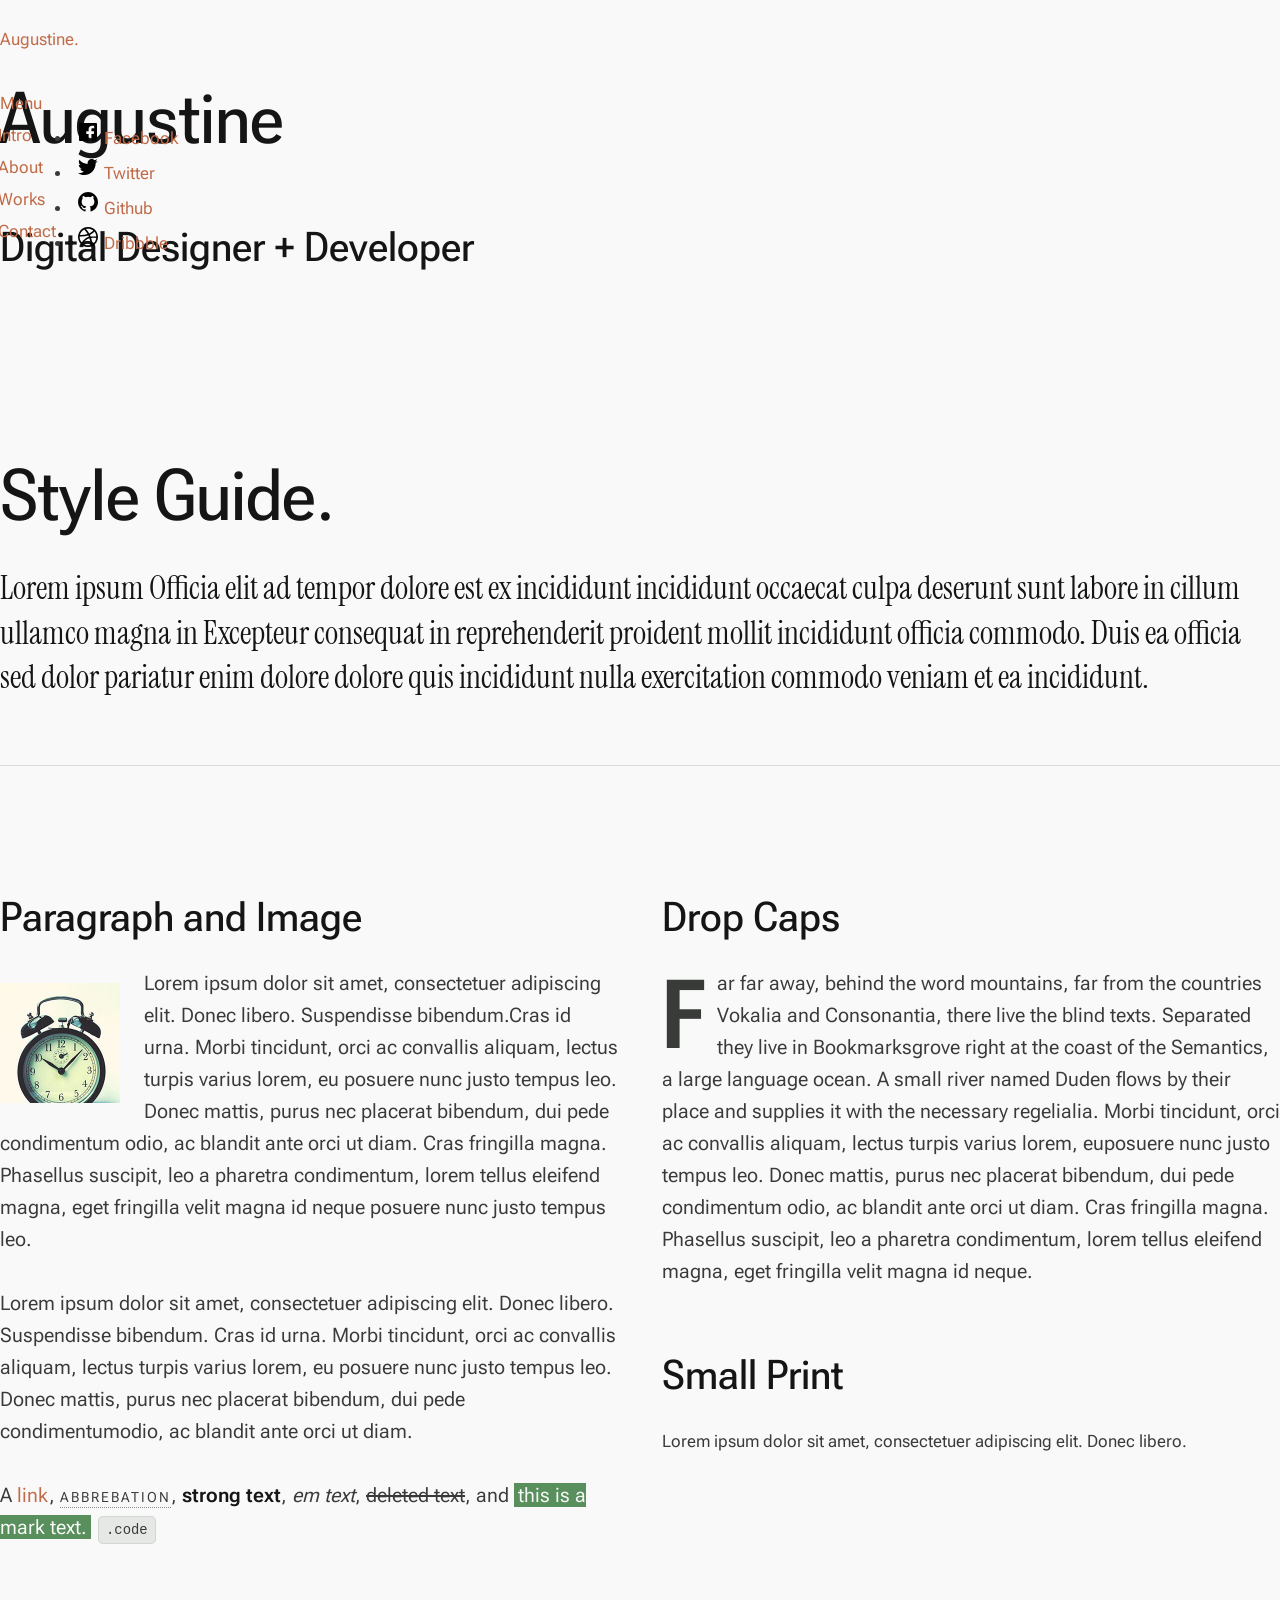
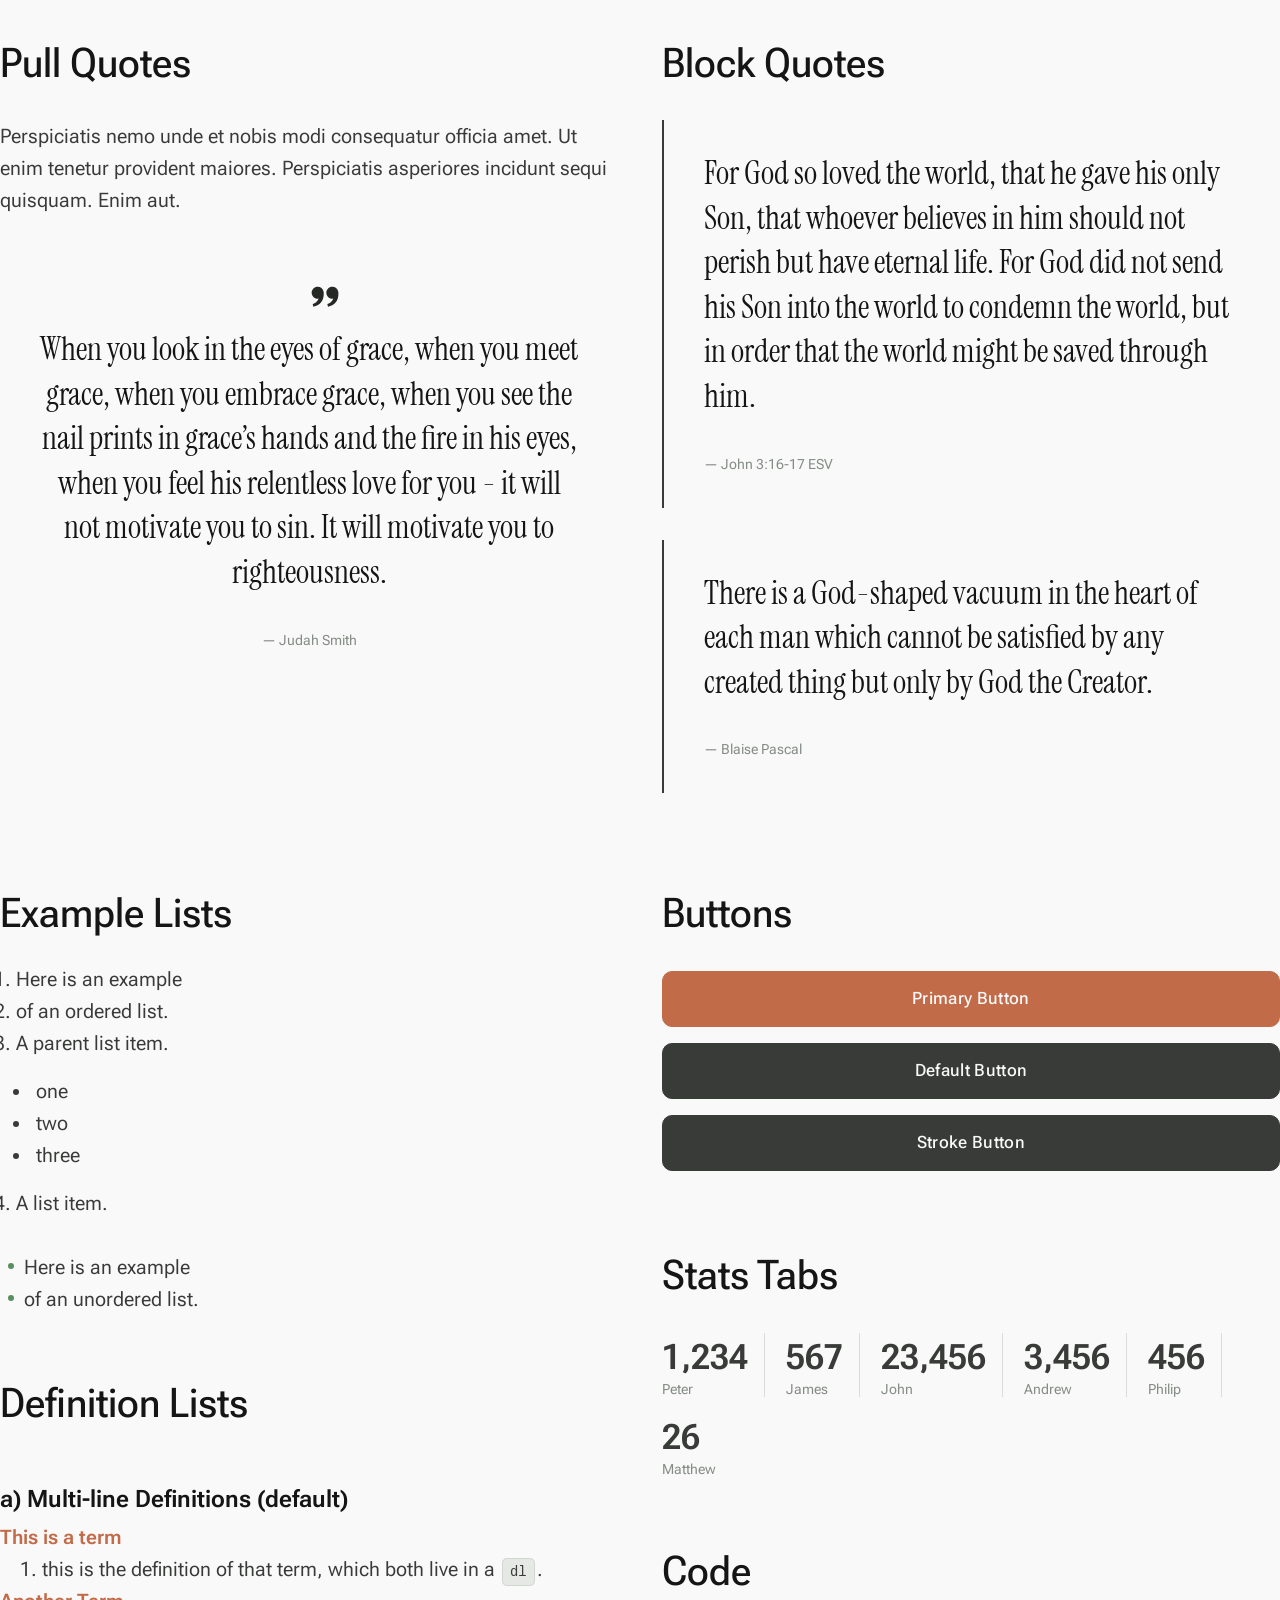
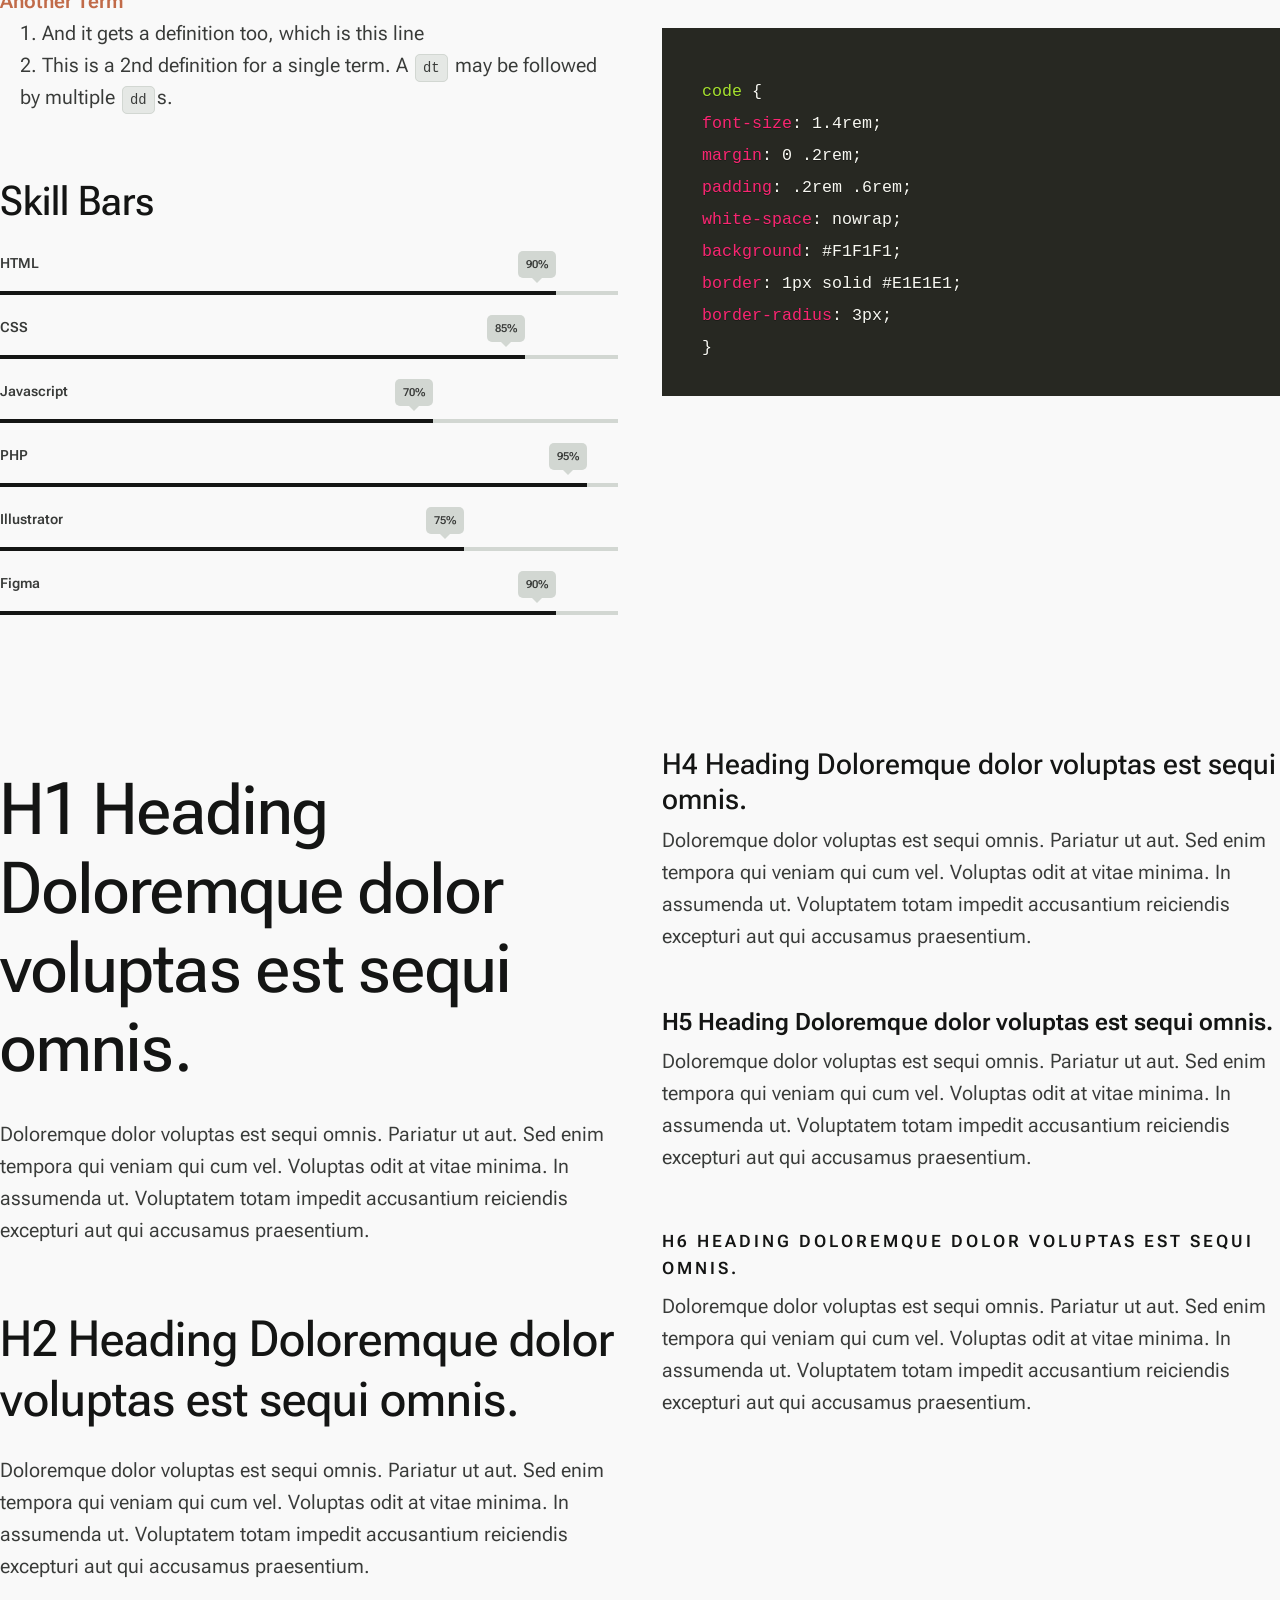
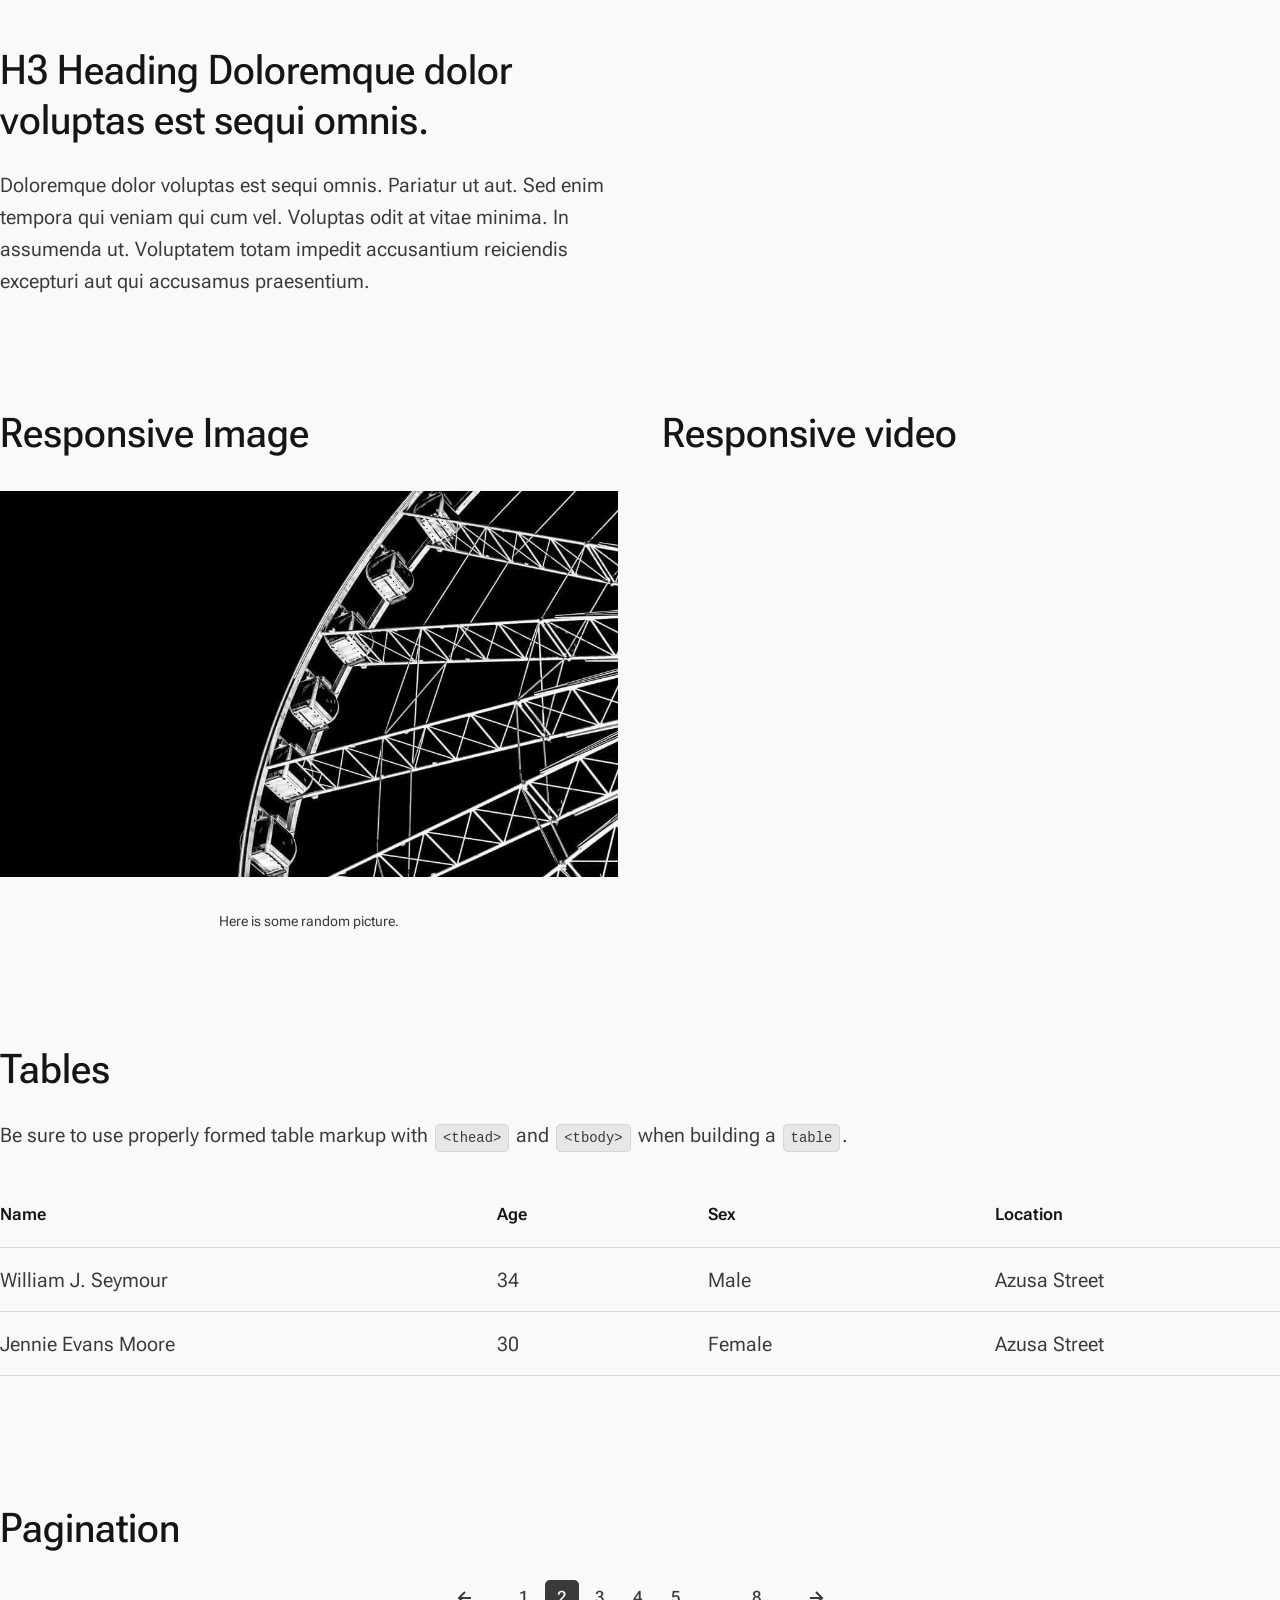
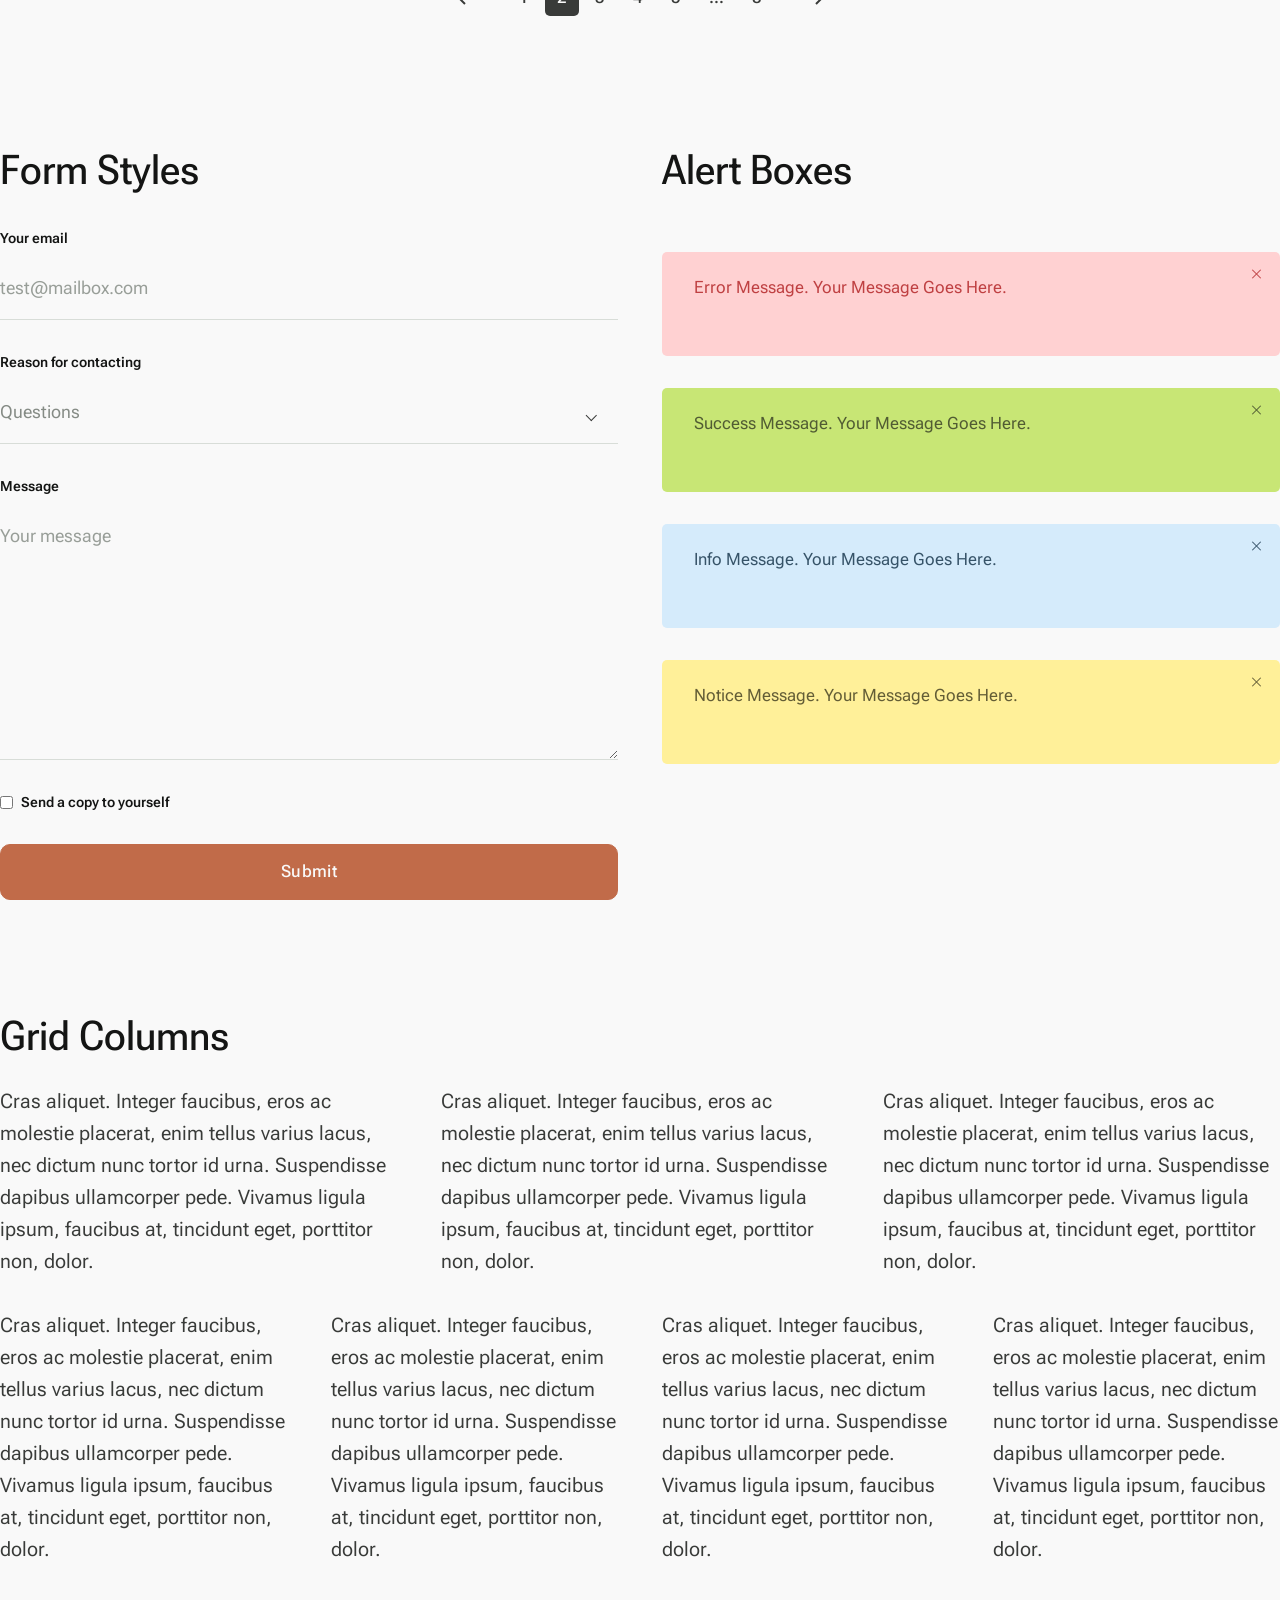
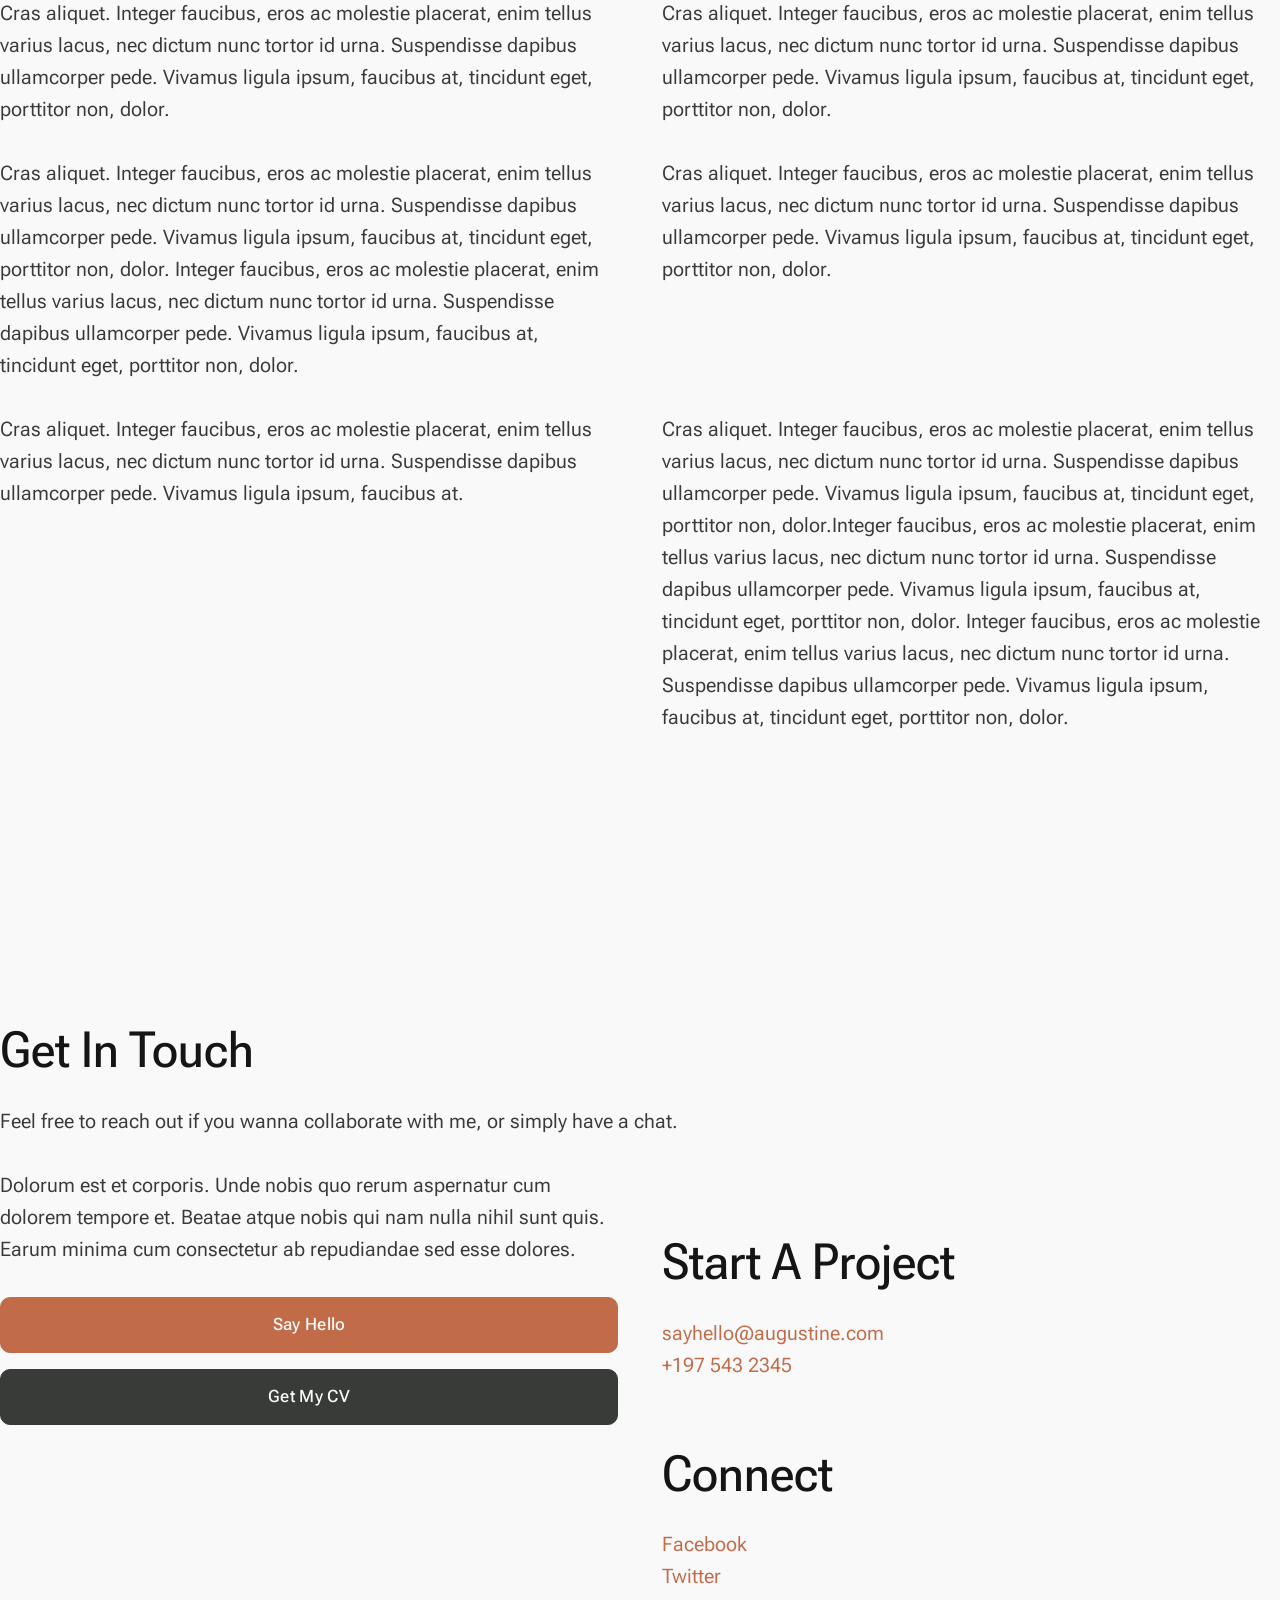
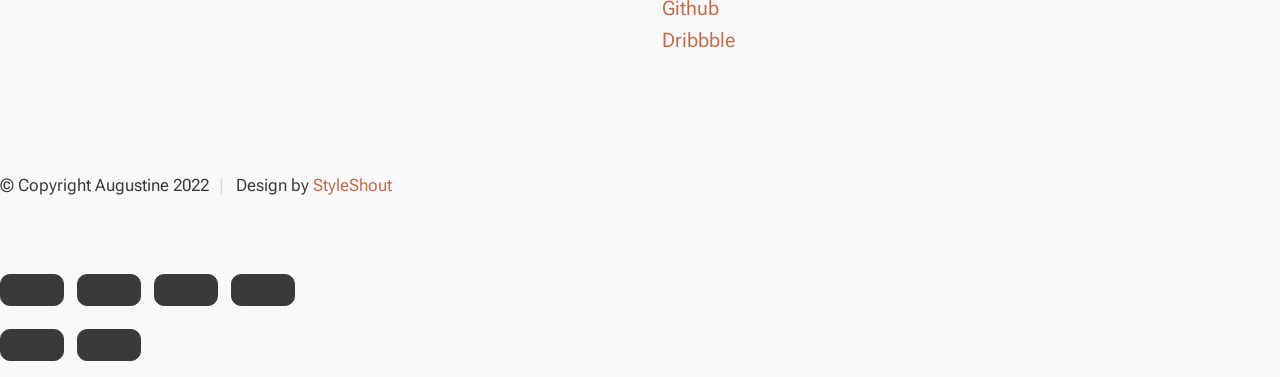
<file: styles.html>
<!DOCTYPE html>
<html lang="en" class="no-js" >
<head>

    <!--- basic page needs
    ================================================== -->
    <meta charset="utf-8">
    <meta name="viewport" content="width=device-width, initial-scale=1">
    <title>Augustine - Styles</title>

    <script>
        document.documentElement.classList.remove('no-js');
        document.documentElement.classList.add('js');
    </script>

    <!-- CSS
    ================================================== -->
    <link rel="stylesheet" href="css/vendor.css">
    <link rel="stylesheet" href="css/styles.css">

    <style type="text/css" media="screen">
        .s-styles {
            padding-top: var(--vspace-5);
            padding-bottom: var(--vspace-2);
            position: relative;
        }
        .s-styles .intro h1 {
            margin-top: 0;
        }
    </style>

    <!-- favicons
    ================================================== -->
    <link rel="apple-touch-icon" sizes="180x180" href="apple-touch-icon.png">
    <link rel="icon" type="image/png" sizes="32x32" href="favicon-32x32.png">
    <link rel="icon" type="image/png" sizes="16x16" href="favicon-16x16.png">
    <link rel="manifest" href="site.webmanifest">

</head>


<body id="top">


    <!-- preloader
    ================================================== -->
    <div id="preloader">
        <div id="loader" class="line"></div>
    </div>


    <!-- page wrap
    ================================================== -->
    <div id="page" class="s-pagewrap">


        <!-- # site header 
        ================================================== -->
        <header id="masthead" class="s-header">

             <div class="s-header__block">
                <div class="s-header__branding">
                    <p class="site-title">
                        <a href="index.html" rel="home">Augustine.</a>
                    </p>
                </div>

                <a class="s-header__menu-toggle" href="#0"><span>Menu</span></a>
            </div> <!-- end s-header__block -->

            <div class="row s-header__nav-wrap">

                <nav class="s-header__nav">
                    <ul>
                        <li class="current"><a href="index.html">Intro</a></li>
                        <li><a href="index.html#about">About</a></li>
                        <li><a href="index.html#works" >Works</a></li>
                        <li><a href="index.html#colophon">Contact</a></li>
                    </ul>
                </nav> <!-- end s-header__nav -->

                <ul class="s-header__social">
                    <li>
                        <a href="#0">
                            <svg xmlns="http://www.w3.org/2000/svg" width="24" height="24" viewBox="0 0 24 24" style="fill:rgba(0, 0, 0, 1);transform:;-ms-filter:"><path d="M20,3H4C3.447,3,3,3.448,3,4v16c0,0.552,0.447,1,1,1h8.615v-6.96h-2.338v-2.725h2.338v-2c0-2.325,1.42-3.592,3.5-3.592 c0.699-0.002,1.399,0.034,2.095,0.107v2.42h-1.435c-1.128,0-1.348,0.538-1.348,1.325v1.735h2.697l-0.35,2.725h-2.348V21H20 c0.553,0,1-0.448,1-1V4C21,3.448,20.553,3,20,3z"></path></svg>
                            <span class="u-screen-reader-text">Facebook</span>
                        </a>
                    </li>
                    <li>
                        <a href="#0">
                            <svg xmlns="http://www.w3.org/2000/svg" width="24" height="24" viewBox="0 0 24 24" style="fill:rgba(0, 0, 0, 1);transform:;-ms-filter:"><path d="M19.633,7.997c0.013,0.175,0.013,0.349,0.013,0.523c0,5.325-4.053,11.461-11.46,11.461c-2.282,0-4.402-0.661-6.186-1.809 c0.324,0.037,0.636,0.05,0.973,0.05c1.883,0,3.616-0.636,5.001-1.721c-1.771-0.037-3.255-1.197-3.767-2.793 c0.249,0.037,0.499,0.062,0.761,0.062c0.361,0,0.724-0.05,1.061-0.137c-1.847-0.374-3.23-1.995-3.23-3.953v-0.05 c0.537,0.299,1.16,0.486,1.82,0.511C3.534,9.419,2.823,8.184,2.823,6.787c0-0.748,0.199-1.434,0.548-2.032 c1.983,2.443,4.964,4.04,8.306,4.215c-0.062-0.3-0.1-0.611-0.1-0.923c0-2.22,1.796-4.028,4.028-4.028 c1.16,0,2.207,0.486,2.943,1.272c0.91-0.175,1.782-0.512,2.556-0.973c-0.299,0.935-0.936,1.721-1.771,2.22 c0.811-0.088,1.597-0.312,2.319-0.624C21.104,6.712,20.419,7.423,19.633,7.997z"></path></svg>
                            <span class="u-screen-reader-text">Twitter</span>
                        </a>
                    </li>
                    <li>
                        <a href="#0">
                            <svg xmlns="http://www.w3.org/2000/svg" width="24" height="24" viewBox="0 0 24 24" style="fill: rgba(0, 0, 0, 1);transform: ;msFilter:;"><path fill-rule="evenodd" clip-rule="evenodd" d="M12.026 2c-5.509 0-9.974 4.465-9.974 9.974 0 4.406 2.857 8.145 6.821 9.465.499.09.679-.217.679-.481 0-.237-.008-.865-.011-1.696-2.775.602-3.361-1.338-3.361-1.338-.452-1.152-1.107-1.459-1.107-1.459-.905-.619.069-.605.069-.605 1.002.07 1.527 1.028 1.527 1.028.89 1.524 2.336 1.084 2.902.829.091-.645.351-1.085.635-1.334-2.214-.251-4.542-1.107-4.542-4.93 0-1.087.389-1.979 1.024-2.675-.101-.253-.446-1.268.099-2.64 0 0 .837-.269 2.742 1.021a9.582 9.582 0 0 1 2.496-.336 9.554 9.554 0 0 1 2.496.336c1.906-1.291 2.742-1.021 2.742-1.021.545 1.372.203 2.387.099 2.64.64.696 1.024 1.587 1.024 2.675 0 3.833-2.33 4.675-4.552 4.922.355.308.675.916.675 1.846 0 1.334-.012 2.41-.012 2.737 0 .267.178.577.687.479C19.146 20.115 22 16.379 22 11.974 22 6.465 17.535 2 12.026 2z"></path></svg>
                            <span class="u-screen-reader-text">Github</span>
                        </a>
                    </li>
                    <li>
                        <a href="#0">
                            <svg xmlns="http://www.w3.org/2000/svg" width="24" height="24" viewBox="0 0 24 24" style="fill:rgba(0, 0, 0, 1);transform:;-ms-filter:"><path d="M20.66,6.98c-0.894-1.533-2.107-2.747-3.641-3.64C15.486,2.447,13.813,2,12,2S8.514,2.447,6.98,3.34 C5.447,4.233,4.233,5.447,3.34,6.98S2,10.187,2,12s0.446,3.487,1.34,5.02c0.894,1.534,2.107,2.747,3.641,3.64 C8.514,21.553,10.187,22,12,22s3.486-0.447,5.02-1.34c1.533-0.893,2.747-2.106,3.641-3.64C21.554,15.487,22,13.813,22,12 S21.554,8.513,20.66,6.98z M12,3.66c2,0,3.772,0.64,5.32,1.919c-0.92,1.174-2.286,2.14-4.1,2.9c-1.002-1.813-2.088-3.327-3.261-4.54 C10.641,3.753,11.319,3.66,12,3.66z M5.51,6.8c0.754-0.947,1.656-1.686,2.711-2.22c1.212,1.201,2.325,2.7,3.34,4.5 c-2,0.6-4.114,0.9-6.341,0.9c-0.573,0-1.006-0.013-1.3-0.04C4.227,8.793,4.757,7.747,5.51,6.8z M3.66,12 c0-0.054,0.003-0.12,0.01-0.2c0.007-0.08,0.01-0.146,0.01-0.2c0.254,0.014,0.641,0.02,1.161,0.02c2.666,0,5.146-0.367,7.439-1.1 c0.187,0.373,0.381,0.793,0.58,1.26c-1.32,0.293-2.674,1.006-4.061,2.14S6.4,16.247,5.76,17.5C4.36,15.913,3.66,14.08,3.66,12z M12,20.34c-1.894,0-3.594-0.587-5.101-1.759C7.5,17.394,8.423,16.259,9.67,15.18c1.246-1.08,2.483-1.753,3.71-2.02 c0.772,2.133,1.293,4.339,1.56,6.62C13.966,20.153,12.986,20.34,12,20.34z M19.08,16.38c-0.666,1.066-1.526,1.94-2.58,2.621 c-0.24-2.08-0.7-4.107-1.379-6.081c0.932-0.066,1.765-0.1,2.5-0.1c0.799,0,1.686,0.034,2.659,0.1 C20.146,14.16,19.746,15.313,19.08,16.38z M17.84,11.38c-1.16,0-2.233,0.047-3.22,0.14c-0.254-0.653-0.48-1.193-0.68-1.62 c2.066-0.906,3.532-2.006,4.399-3.3c1.2,1.414,1.854,3.027,1.96,4.84C19.487,11.4,18.667,11.38,17.84,11.38z"></path></svg>
                            <span class="u-screen-reader-text">Dribbble</span>
                        </a>
                    </li>
                </ul>  <!-- end s-header__social -->

            </div> <!-- end s-header__nav-wrap -->

        </header> <!-- end s-header -->


        <!-- # intro
        ================================================== -->
        <section id="intro" class="s-intro">

            <div class="row">
                <div class="column lg-12 s-intro__content">

                    <div class="s-intro__text">
                        <h1 class="s-intro__text-huge animate-on-load">
                            Augustine
                        </h1>
                        <h3 class="animate-on-load">Digital Designer <span>+</span> Developer</h3>
                    </div>

                    <div class="s-intro__bg"></div>

                </div>
            </div>

        </section> <!-- end s-intro -->


        <!-- # styles
        ================================================== -->
        <div id="styles" class="s-styles">

            <div class="row">

                <div class="column lg-12 intro">

                    <h1>Style Guide.</h1>

                    <p class="lead">Lorem ipsum Officia elit ad tempor dolore est ex incididunt incididunt occaecat culpa deserunt 
                    sunt labore in cillum ullamco magna in Excepteur consequat in reprehenderit proident mollit incididunt officia commodo.
                    Duis ea officia sed dolor pariatur enim dolore dolore quis incididunt nulla exercitation commodo veniam et ea incididunt.
                    </p>

                    <hr>
                </div>

            </div> <!-- end row -->

            <div class="row">

                <div class="column lg-6 tab-12">

                    <h3>Paragraph and Image</h3>

                    <p><a href="#"><img width="120" height="120" class="u-pull-left" alt="sample-image" src="images/sample-image.jpg"></a>
                    Lorem ipsum dolor sit amet, consectetuer adipiscing elit. Donec libero. Suspendisse bibendum.Cras id urna. Morbi 
                    tincidunt, orci ac convallis aliquam, lectus turpis varius lorem, eu posuere nunc justo tempus leo. Donec mattis, 
                    purus nec placerat bibendum, dui pede condimentum odio, ac blandit ante orci ut diam. Cras fringilla magna. 
                    Phasellus suscipit, leo a pharetra condimentum, lorem tellus eleifend magna, eget fringilla velit magna id 
                    neque posuere nunc justo tempus leo. </p>

                    <p>
                    Lorem ipsum dolor sit amet, consectetuer adipiscing elit. Donec libero. Suspendisse bibendum. Cras id urna. 
                    Morbi tincidunt, orci ac convallis aliquam, lectus turpis varius lorem, eu posuere nunc justo tempus leo. 
                    Donec mattis, purus nec placerat bibendum, dui pede condimentumodio, ac blandit ante orci ut diam.	
                    </p>

                    <p>A <a href="#">link</a>,
                    <abbr title="this really isn't a very good description">abbrebation</abbr>,
                    <strong>strong text</strong>,
                    <em>em text</em>,
                    <del>deleted text</del>, and
                    <mark>this is a mark text.</mark>
                    <code>.code</code>
                    </p>

                </div>

                <div class="column lg-6 tab-12">

                    <h3>Drop Caps</h3>

                    <p class="drop-cap">Far far away, behind the word mountains, far from the countries Vokalia and Consonantia,
                    there live the blind texts. Separated they live in Bookmarksgrove right at the coast of the
                    Semantics, a large language ocean. A small river named Duden flows by their place and supplies it with the 
                    necessary regelialia. Morbi tincidunt, orci ac convallis aliquam, lectus turpis varius lorem, 
                    euposuere nunc justo tempus leo. Donec mattis, purus nec placerat bibendum, dui pede condimentum odio, 
                    ac blandit ante orci ut diam. Cras fringilla magna. Phasellus suscipit, leo a pharetra condimentum, 
                    lorem tellus eleifend magna, eget fringilla velit magna id neque.
                    </p>

                    <h3>Small Print</h3>

                    <p><small>Lorem ipsum dolor sit amet, consectetuer adipiscing elit. Donec libero.</small></p>

                </div>

            </div> <!-- end row -->

            <div class="row">

                <div class="column lg-6 tab-12">

                    <h3 class="u-add-bottom">Pull Quotes</h3>

                    <p>
                    Perspiciatis nemo unde et nobis modi consequatur officia amet. Ut enim 
                    tenetur provident maiores. Perspiciatis asperiores incidunt sequi 
                    quisquam. Enim aut. 
                    </p>

                    <figure class="pull-quote">
                        <blockquote>
                            <p>
                            When you look in the eyes of grace, when you meet grace, 
                            when you embrace grace, when you see the nail prints in 
                            grace’s hands and the fire in his eyes, when you feel his 
                            relentless love for you - it will not motivate you to sin. 
                            It will motivate you to righteousness.
                            </p>

                            <footer>
                                <cite>Judah Smith</cite>
                            </footer>
                        </blockquote>
                    </figure>


                </div>

                <div class="column lg-6 tab-12">

                    <h3 class="u-add-bottom">Block Quotes</h3>

                    <blockquote cite="http://where-i-got-my-info-from.com">
                        <p>
                        For God so loved the world, that he gave his only Son, that whoever believes in 
                        him should not perish but have eternal life. For God did not send his Son into 
                        the world to condemn the world, but in order that the world might be 
                        saved through him.
                        </p>

                        <footer>
                            <cite>
                                <a href="#0">John 3:16-17 ESV</a>
                            </cite>
                        </footer>

                    </blockquote>

                    <blockquote>
                        <p>There is a God-shaped vacuum in the heart of each man which cannot be satisfied 
                        by any created thing but only by God the Creator.</p>

                        <footer>
                            <cite>Blaise Pascal</cite>
                        </footer>

                    </blockquote>

                </div>

            </div> <!-- end row -->

            <div class="row u-add-half-bottom">

                <div class="column lg-6 tab-12">

                    <h3>Example Lists</h3>

                    <ol>
                        <li>Here is an example</li>
                        <li>of an ordered list.</li>
                        <li>A parent list item.
                            <ul>
                                <li>one</li>
                                <li>two</li>
                                <li>three</li>
                            </ul>
                            </li>
                            <li>A list item.</li>
                        </ol>

                    <ul class="disc">
                        <li>Here is an example</li>
                        <li>of an unordered list.</li>
                    </ul>

                    <h3>Definition Lists</h3>

                    <h5>a) Multi-line Definitions (default) </h5>

                    <dl class="dictionary-style">
                        <dt><strong>This is a term</strong></dt>
                            <dd>this is the definition of that term, which both live in a <code>dl</code>.</dd>
                        <dt><strong>Another Term</strong></dt>
                            <dd>And it gets a definition too, which is this line</dd>
                            <dd>This is a 2<sup>nd</sup> definition for a single term. A <code>dt</code> may be followed by multiple <code>dd</code>s.</dd>
                    </dl>

                    <h3 class="u-add-bottom">Skill Bars</h3>

                    <ul class="skill-bars">
                        <li>
                        <div class="progress percent90"><span>90%</span></div>
                        <strong>HTML</strong>
                        </li>
                        <li>
                        <div class="progress percent85"><span>85%</span></div>
                        <strong>CSS</strong>
                        </li>
                        <li>
                        <div class="progress percent70"><span>70%</span></div>
                        <strong>Javascript</strong>
                        </li>
                        <li>
                        <div class="progress percent95"><span>95%</span></div>
                        <strong>PHP</strong>
                        </li>
                        <li>
                        <div class="progress percent75"><span>75%</span></div>
                        <strong>Illustrator</strong>
                        </li>
                        <li>
                        <div class="progress percent90"><span>90%</span></div>
                        <strong>Figma</strong>
                        </li>
                    </ul>

                </div>

                <div class="column lg-6 tab-12">

                    <h3 class="u-add-bottom">Buttons</h3>

                    <p>
                        <a class="btn btn--primary u-fullwidth" href="#0">Primary Button</a>
                        <a class="btn u-fullwidth" href="#0">Default Button</a>
                        <a class="btn btn--stroke u-fullwidth" href="#0">Stroke Button</a>
                    </p>

                    <h3>Stats Tabs</h3>

                    <ul class="stats-tabs">
                        <li><a href="#0">1,234 <em>Peter</em></a></li>
                        <li><a href="#0">567 <em>James</em></a></li>
                        <li><a href="#0">23,456 <em>John</em></a></li>
                        <li><a href="#0">3,456 <em>Andrew</em></a></li>
                        <li><a href="#0">456 <em>Philip</em></a></li>
                        <li><a href="#0">26 <em>Matthew</em></a></li>
                    </ul>

                    <h3 class="u-add-bottom">Code</h3>

<pre><code class="language-css">
    code {
    font-size: 1.4rem;
    margin: 0 .2rem;
    padding: .2rem .6rem;
    white-space: nowrap;
    background: #F1F1F1;
    border: 1px solid #E1E1E1;	
    border-radius: 3px;
    }
</code></pre>

                </div>

            </div> <!-- end row -->

            <div class="row u-add-half-bottom">

                <div class="column lg-6 tab-12">
                        
                    <h1>H1 Heading Doloremque dolor voluptas est sequi omnis.</h1>
                    <p>Doloremque dolor voluptas est sequi omnis. Pariatur ut aut. Sed enim tempora qui veniam qui cum vel. 
                    Voluptas odit at vitae minima. In assumenda ut. Voluptatem totam impedit accusantium reiciendis excepturi aut qui accusamus praesentium.</p>

                    <h2>H2 Heading Doloremque dolor voluptas est sequi omnis.</h2>
                    <p>Doloremque dolor voluptas est sequi omnis. Pariatur ut aut. Sed enim tempora qui veniam qui cum vel. 
                    Voluptas odit at vitae minima. In assumenda ut. Voluptatem totam impedit accusantium reiciendis excepturi aut qui accusamus praesentium.</p>

                    <h3>H3 Heading Doloremque dolor voluptas est sequi omnis.</h3>
                    <p>Doloremque dolor voluptas est sequi omnis. Pariatur ut aut. Sed enim tempora qui veniam qui cum vel. 
                    Voluptas odit at vitae minima. In assumenda ut. Voluptatem totam impedit accusantium reiciendis excepturi aut qui accusamus praesentium.</p>

                    
                </div>

                <div class="column lg-6 tab-12">
                    <h4>H4 Heading Doloremque dolor voluptas est sequi omnis.</h4>
                    <p>Doloremque dolor voluptas est sequi omnis. Pariatur ut aut. Sed enim tempora qui veniam qui cum vel. 
                    Voluptas odit at vitae minima. In assumenda ut. Voluptatem totam impedit accusantium reiciendis excepturi aut qui accusamus praesentium.</p>

                    <h5>H5 Heading Doloremque dolor voluptas est sequi omnis.</h5>
                    <p>Doloremque dolor voluptas est sequi omnis. Pariatur ut aut. Sed enim tempora qui veniam qui cum vel. 
                    Voluptas odit at vitae minima. In assumenda ut. Voluptatem totam impedit accusantium reiciendis excepturi aut qui accusamus praesentium.</p>

                    <h6>H6 Heading Doloremque dolor voluptas est sequi omnis.</h6>
                    <p>Doloremque dolor voluptas est sequi omnis. Pariatur ut aut. Sed enim tempora qui veniam qui cum vel. 
                    Voluptas odit at vitae minima. In assumenda ut. Voluptatem totam impedit accusantium reiciendis excepturi aut qui accusamus praesentium.</p>
        
                    
                </div>

            </div> <!-- end row -->

            <div class="row u-add-half-bottom">

                <div class="column lg-6 tab-12">

                    <h3 class="u-add-bottom">Responsive Image</h3>

                    <figure>
                        <img src="images/wheel-500.jpg" 
                        srcset="images/wheel-1000.jpg 1000w, 
                        images/wheel-500.jpg 500w" 
                        sizes="(max-width: 1000px) 100vw, 1000px" alt="">

                        <figcaption>
                            Here is some random picture.
                        </figcaption>
                    </figure>

                </div>

                <div class="column lg-6 tab-12">

                    <h3 class="u-add-bottom">Responsive video</h3>

                    <div class="video-container">
                    <iframe src="https://player.vimeo.com/video/14592941?color=00a650&title=0&byline=0&portrait=0" width="500" height="281" frameborder="0" webkitallowfullscreen mozallowfullscreen allowfullscreen></iframe> 
                    </div>

                </div>
                
            </div> <!-- end row -->

            <div class="row u-add-bottom">

                <div class="column lg-12">

                    <h3>Tables</h3>
                    <p>Be sure to use properly formed table markup with <code>&lt;thead&gt;</code> and <code>&lt;tbody&gt;</code> when building a <code>table</code>.</p>

                    <div class="table-responsive">

                        <table>
                                <thead>
                                <tr>
                                    <th>Name</th>
                                    <th>Age</th>
                                    <th>Sex</th>
                                    <th>Location</th>
                                </tr>
                                </thead>
                                <tbody>
                                <tr>
                                    <td>William J. Seymour</td>
                                    <td>34</td>
                                    <td>Male</td>
                                    <td>Azusa Street</td>
                                </tr>
                                <tr>
                                    <td>Jennie Evans Moore</td>
                                    <td>30</td>
                                    <td>Female</td>
                                    <td>Azusa Street</td>
                                </tr>
                                </tbody>
                        </table>

                    </div>

                </div>
                
            </div> <!-- end row -->

            <div class="row">

                <div class="column lg-12">
                    <h3>Pagination</h3>

                    <nav class="pgn">
                        <ul>
                            <li>
                                <a class="pgn__prev" href="#0">
                                    <svg xmlns="http://www.w3.org/2000/svg" width="24" height="24" viewBox="0 0 24 24"><path d="M12.707 17.293L8.414 13H18v-2H8.414l4.293-4.293-1.414-1.414L4.586 12l6.707 6.707z"/></svg>
                                </a>
                            </li>
                            <li><a class="pgn__num" href="#0">1</a></li>
                            <li><span class="pgn__num current">2</span></li>
                            <li><a class="pgn__num" href="#0">3</a></li>
                            <li><a class="pgn__num" href="#0">4</a></li>
                            <li><a class="pgn__num" href="#0">5</a></li>
                            <li><span class="pgn__num dots">…</span></li>
                            <li><a class="pgn__num" href="#0">8</a></li>
                            <li>
                                <a class="pgn__next" href="#0">
                                    <svg xmlns="http://www.w3.org/2000/svg" width="24" height="24" viewBox="0 0 24 24"><path d="M11.293 17.293l1.414 1.414L19.414 12l-6.707-6.707-1.414 1.414L15.586 11H6v2h9.586z"/></svg>
                                </a>
                            </li>
                        </ul>
                    </nav>

                </div>

            </div> <!-- end row -->

            <div class="row">

                <div class="column lg-6 tab-12">

                    <h3 class="u-add-bottom">Form Styles</h3>

                    <form>
                        <div>
                            <label for="sampleInput">Your email</label>
                            <input class="u-fullwidth" type="email" placeholder="test@mailbox.com" id="sampleInput">
                        </div>
                        <div>
                            <label for="sampleRecipientInput">Reason for contacting</label>
                            <div class="ss-custom-select">
                                <select class="u-fullwidth" id="sampleRecipientInput">
                                    <option value="Option 1">Questions</option>
                                    <option value="Option 2">Report</option>
                                    <option value="Option 3">Others</option>
                                </select>
                            </div>
                        </div>
                        
                        <label for="exampleMessage">Message</label>
                        <textarea class="u-fullwidth" placeholder="Your message" id="exampleMessage"></textarea>

                        <label class="u-add-bottom">
                            <input type="checkbox">
                            <span class="label-text">Send a copy to yourself</span>
                        </label>
                    
                        <input class="btn--primary u-fullwidth" type="submit" value="Submit">
                    </form>

                </div>

                <div class="column lg-6 tab-12">

                    <h3>Alert Boxes</h3>

                    <br>
                    
                    <div class="alert-box alert-box--error">
                        <p>Error Message. Your Message Goes Here.</p>
                        <span class="alert-box__close"></span>
                    </div><!-- end error -->
                            
                    <div class="alert-box alert-box--success">
                        <p>Success Message. Your Message Goes Here.</p>
                        <span class="alert-box__close"></span>
                    </div><!-- end success -->
                            
                    <div class="alert-box alert-box--info">
                        <p>Info Message. Your Message Goes Here.</p>
                        <span class="alert-box__close"></span>
                    </div><!-- end info -->
                            
                    <div class="alert-box alert-box--notice">
                        <p>Notice Message. Your Message Goes Here.</p>
                        <span class="alert-box__close"></span>
                    </div><!-- end notice -->
                
                </div>

            </div> <!-- end row -->

            <div class="row">

                <div class="lg-12 column">
                    <h3>Grid Columns</h3>
                </div>
    
            </div> <!-- Row End-->
    
            <!--<h4>1/3 Columns</h4>  -->
    
            <div class="row">
    
                <div class="lg-4 mob-12 column">
                    <p>
                    Cras aliquet. Integer faucibus, eros ac molestie placerat, enim tellus varius lacus,
                    nec dictum nunc tortor id urna. Suspendisse dapibus ullamcorper pede. Vivamus ligula ipsum,
                    faucibus at, tincidunt eget, porttitor non, dolor. 
                    </p>
                </div>
    
                <div class="lg-4 mob-12 column">
                    <p>
                    Cras aliquet. Integer faucibus, eros ac molestie placerat, enim tellus varius lacus,
                    nec dictum nunc tortor id urna. Suspendisse dapibus ullamcorper pede. Vivamus ligula ipsum,
                    faucibus at, tincidunt eget, porttitor non, dolor. 
                    </p>
                </div>
    
                <div class="lg-4 mob-12 column">
                    <p>
                    Cras aliquet. Integer faucibus, eros ac molestie placerat, enim tellus varius lacus,
                    nec dictum nunc tortor id urna. Suspendisse dapibus ullamcorper pede. Vivamus ligula ipsum,
                    faucibus at, tincidunt eget, porttitor non, dolor. 
                    </p>
                </div>
    
            </div>
    
            <!--<h4>1/4 Columns</h4>  -->
    
            <div class="row">
    
                <div class="lg-3 tab-6 mob-12 column">
                    <p>
                    Cras aliquet. Integer faucibus, eros ac molestie placerat, enim tellus varius lacus,
                    nec dictum nunc tortor id urna. Suspendisse dapibus ullamcorper pede. Vivamus ligula ipsum,
                    faucibus at, tincidunt eget, porttitor non, dolor. 
                    </p>
                </div>
    
                <div class="lg-3 tab-6 mob-12 column">
                    <p>
                    Cras aliquet. Integer faucibus, eros ac molestie placerat, enim tellus varius lacus,
                    nec dictum nunc tortor id urna. Suspendisse dapibus ullamcorper pede. Vivamus ligula ipsum,
                    faucibus at, tincidunt eget, porttitor non, dolor. 
                    </p>
                </div>
    
                <div class="lg-3 tab-6 mob-12 column">
                    <p>
                    Cras aliquet. Integer faucibus, eros ac molestie placerat, enim tellus varius lacus,
                    nec dictum nunc tortor id urna. Suspendisse dapibus ullamcorper pede. Vivamus ligula ipsum,
                    faucibus at, tincidunt eget, porttitor non, dolor. 
                    </p>
                </div>
    
                <div class="lg-3 tab-6 mob-12 column">
                    <p>
                    Cras aliquet. Integer faucibus, eros ac molestie placerat, enim tellus varius lacus,
                    nec dictum nunc tortor id urna. Suspendisse dapibus ullamcorper pede. Vivamus ligula ipsum,
                    faucibus at, tincidunt eget, porttitor non, dolor. 
                    </p>
                </div>
    
            </div>
    
            <!--<h4>1/2 Columns</h4>  -->
    
            <div class="row">
    
                <div class="lg-6 mob-12 column">
                    <p>
                    Cras aliquet. Integer faucibus, eros ac molestie placerat, enim tellus varius lacus,
                    nec dictum nunc tortor id urna. Suspendisse dapibus ullamcorper pede. Vivamus ligula ipsum,
                    faucibus at, tincidunt eget, porttitor non, dolor. 
                    </p>
                </div>
    
                <div class="lg-6 mob-12 column">
                    <p>
                    Cras aliquet. Integer faucibus, eros ac molestie placerat, enim tellus varius lacus,
                    nec dictum nunc tortor id urna. Suspendisse dapibus ullamcorper pede. Vivamus ligula ipsum,
                    faucibus at, tincidunt eget, porttitor non, dolor. 
                    </p>
                </div>
    
            </div>
    
            <!--<h4>2/3 Columns</h4>  -->
    
            <div class="row">
    
                <div class="lg-8 tab-7 mob-12 column">
                    <p>
                    Cras aliquet. Integer faucibus, eros ac molestie placerat, enim tellus varius lacus,
                    nec dictum nunc tortor id urna. Suspendisse dapibus ullamcorper pede. Vivamus ligula ipsum,
                    faucibus at, tincidunt eget, porttitor non, dolor. Integer faucibus, eros ac molestie placerat, enim tellus varius lacus,
                    nec dictum nunc tortor id urna. Suspendisse dapibus ullamcorper pede. Vivamus ligula ipsum,
                    faucibus at, tincidunt eget, porttitor non, dolor.
                    </p>
                </div>
    
                <div class="lg-4 tab-5 mob-12 column">
                    <p>
                    Cras aliquet. Integer faucibus, eros ac molestie placerat, enim tellus varius lacus,
                    nec dictum nunc tortor id urna. Suspendisse dapibus ullamcorper pede. Vivamus ligula ipsum,
                    faucibus at, tincidunt eget, porttitor non, dolor. 
                    </p>
                </div>
    
            </div>
    
            <!--<h4>3/4 Columns</h4>  -->
    
            <div class="row">
    
                <div class="lg-3 tab-5 mob-12 column">
                    <p>
                    Cras aliquet. Integer faucibus, eros ac molestie placerat, enim tellus varius lacus,
                    nec dictum nunc tortor id urna. Suspendisse dapibus ullamcorper pede. Vivamus ligula ipsum,
                    faucibus at. 
                    </p>
                </div>
    
                <div class="lg-9 tab-7 mob-12 column">
                    <p>
                    Cras aliquet. Integer faucibus, eros ac molestie placerat, enim tellus varius lacus,
                    nec dictum nunc tortor id urna. Suspendisse dapibus ullamcorper pede. Vivamus ligula ipsum,
                    faucibus at, tincidunt eget, porttitor non, dolor.Integer faucibus, eros ac molestie placerat, enim tellus varius lacus,
                    nec dictum nunc tortor id urna. Suspendisse dapibus ullamcorper pede. Vivamus ligula ipsum,
                    faucibus at, tincidunt eget, porttitor non, dolor. Integer faucibus, eros ac molestie placerat, enim tellus varius lacus,
                    nec dictum nunc tortor id urna. Suspendisse dapibus ullamcorper pede. Vivamus ligula ipsum,
                    faucibus at, tincidunt eget, porttitor non, dolor.
                    </p>
                </div>
    
            </div>

        </div> <!-- end styles -->


        <!-- # site footer
        ================================================== -->
        <footer id="colophon" class="s-footer">

            <div class="row s-footer__contact-header">
                <div class="column lg-12">
                    <h2 class="text-pretitle">Get In Touch</h2>

                    <p class="text-huge-title">
                        Feel free to reach out if you wanna collaborate with me, or simply have a chat.
                    </p>
                </div>
            </div> <!-- end s-footer__content -->

            <div class="row s-footer__contact-content">

                <div class="column lg-5 md-6 stack-on-900 left-block">
                    <p>
                    Dolorum est et corporis. Unde nobis quo rerum aspernatur cum dolorem 
                    tempore et. Beatae atque nobis qui nam nulla nihil sunt quis. Earum 
                    minima cum consectetur ab repudiandae sed esse dolores.

                    <div class="s-footer__buttons">
                        <a href="mailto:sayhello@augustine.com" class="btn btn--primary u-fullwidth">Say Hello</a>
                        <a href="#0" class="btn btn--stroke u-fullwidth">Get My CV</a>
                    </div>

                    </p>
                </div>

                <div class="column lg-4 md-5 stack-on-900 right-block">

                    <div class="s-footer__contact-info" >
                        <h2 class="text-subtitle">
                            Start A Project
                        </h2>
                        <ul class="link-list">
                            <li><a href="mailto:sayhello@augustine.com">sayhello@augustine.com</a></li>
                            <li><a href="tel:+1975432345">+197 543 2345</a></li>
                        </ul>
                    </div>

                    <div class="s-footer__social">
                        <h2 class="text-subtitle">
                            Connect
                        </h2>
                        <ul class="link-list">
                            <li><a href="#0">Facebook</a></li>
                            <li><a href="#0">Twitter</a></li>
                            <li><a href="#0">Github</a></li>
                            <li><a href="#0">Dribbble</a></li>
                        </ul>
                    </div>
                    
                </div>
            </div> <!-- end s-footer__contact-content -->

            <div class="row s-footer__bottom">
                <div class="column ss-copyright">
                    <span>© Copyright Augustine 2022</span> 
                    <span>Design by <a href="https://www.styleshout.com/">StyleShout</a></span>
                </div>

                <div class="ss-go-top">
                    <a class="smoothscroll" title="Back to Top" href="#top">
                        <svg xmlns="http://www.w3.org/2000/svg" width="24" height="24" viewBox="0 0 24 24" style="fill: rgba(0, 0, 0, 1);transform: ;msFilter:;"><path d="M6 4h12v2H6zm5 10v6h2v-6h5l-6-6-6 6z"></path></svg>
                    </a>
                </div>
            </div> <!-- end s-footer__bottom-->

        </footer> <!-- end s-footer -->

    </div> <!-- end s-pagewrap -->


    <!-- photoswipe background
    ================================================== -->
    <div aria-hidden="true" class="pswp" role="dialog" tabindex="-1">

        <div class="pswp__bg"></div>
        <div class="pswp__scroll-wrap">

            <div class="pswp__container">
                <div class="pswp__item"></div>
                <div class="pswp__item"></div>
                <div class="pswp__item"></div>
            </div>

            <div class="pswp__ui pswp__ui--hidden">
                <div class="pswp__top-bar">
                    <div class="pswp__counter"></div><button class="pswp__button pswp__button--close" title="Close (Esc)"></button> <button class="pswp__button pswp__button--share" title=
                    "Share"></button> <button class="pswp__button pswp__button--fs" title="Toggle fullscreen"></button> <button class="pswp__button pswp__button--zoom" title=
                    "Zoom in/out"></button>
                    <div class="pswp__preloader">
                        <div class="pswp__preloader__icn">
                            <div class="pswp__preloader__cut">
                                <div class="pswp__preloader__donut"></div>
                            </div>
                        </div>
                    </div>
                </div>
                <div class="pswp__share-modal pswp__share-modal--hidden pswp__single-tap">
                    <div class="pswp__share-tooltip"></div>
                </div><button class="pswp__button pswp__button--arrow--left" title="Previous (arrow left)"></button> <button class="pswp__button pswp__button--arrow--right" title=
                "Next (arrow right)"></button>
                <div class="pswp__caption">
                    <div class="pswp__caption__center"></div>
                </div>
            </div>

        </div>

    </div> <!-- end photoSwipe background -->


    <!-- Java Script
    ================================================== -->
    <script src="js/plugins.js"></script>
    <script src="js/main.js"></script>

</body>
</html>
</file>
<file: css/vendor.css>
/* ===================================================================
 *
 * Waldo Third-party Stylesheets
 * Template Ver. 1.0.0
 * 07-01-2025
 *
 * -------------------------------------------------------------------
 *
 * TOC:
 * # PrismJS
 * 
 * ------------------------------------------------------------------- */

/* ===================================================================
 * # PrismJS 1.30.0
 *   https://prismjs.com/download#themes=prism-okaidia&languages=markup+css+clike+javascript
 *   
 *   okaidia theme for JavaScript, CSS and HTML
 *   Loosely based on Monokai textmate theme by http://www.monokai.nl/
 *   @author ocodia
 * ------------------------------------------------------------------- */

code[class*=language-],
pre[class*=language-] {
    color          : #f8f8f2;
    background     : none;
    text-shadow    : 0 1px rgba(0, 0, 0, 0.3);
    font-family    : var(--font-mono);
    font-size      : var(--text-sm);
    text-align     : left;
    white-space    : pre;
    word-spacing   : normal;
    word-break     : normal;
    word-wrap      : normal;
    line-height    : var(--vspace-1);
    -moz-tab-size  : 4;
    -o-tab-size    : 4;
    tab-size       : 4;
    -webkit-hyphens: none;
    hyphens        : none;
}

/* Code blocks */
pre[class*=language-] {
    padding : var(--vspace-0_5) 0 var(--vspace-1);
    margin  : var(--vspace-1) 0;
    overflow: auto;
}

:not(pre)>code[class*=language-],
pre[class*=language-] {
    background: #272822;
}

/* Inline code */
:not(pre)>code[class*=language-] {
    padding    : 0.1em;
    white-space: normal;
}

.token.comment,
.token.prolog,
.token.doctype,
.token.cdata {
    color: #8292a2;
}

.token.punctuation {
    color: #f8f8f2;
}

.token.namespace {
    opacity: 0.7;
}

.token.property,
.token.tag,
.token.constant,
.token.symbol,
.token.deleted {
    color: #f92672;
}

.token.boolean,
.token.number {
    color: #ae81ff;
}

.token.selector,
.token.attr-name,
.token.string,
.token.char,
.token.builtin,
.token.inserted {
    color: #a6e22e;
}

.token.operator,
.token.entity,
.token.url,
.language-css .token.string,
.style .token.string,
.token.variable {
    color: #f8f8f2;
}

.token.atrule,
.token.attr-value,
.token.function,
.token.class-name {
    color: #e6db74;
}

.token.keyword {
    color: #66d9ef;
}

.token.regex,
.token.important {
    color: #fd971f;
}

.token.important,
.token.bold {
    font-weight: bold;
}

.token.italic {
    font-style: italic;
}

.token.entity {
    cursor: help;
}
</file>
<file: css/styles.css>
@charset "UTF-8";
/* =================================================================== 
 *
 *  Waldo Main Stylesheet
 *  Template Ver. 1.0.0
 *  07-01-2025
 *
 * ------------------------------------------------------------------
 *
 *  TOC:
 *  # SETTINGS
 *      ## font families     
 *      ## colors
 *      ## shadows
 *      ## easing functions
 *      ## spacing, radius and typescale
 *      ## type variables
 *      ## grid variables
 *  # CSS RESET
 *  # GRID
 *      ## extra large devices (1201px and above)
 *      ## large devices (1001px to 1200px)
 *      ## medium devices (801px to 1000px)
 *      ## tablet devices (601px to 800px)  
 *      ## mobile devices (401px to 600px)
 *      ## small mobile devices (up to 400px)
 *      ## additional column stackpoints 
 *  # CSS GRID Layout Tools
 *      ## Grid Block 
 *      ## grid columns
 *  # BASE SETUP
 *  # UTILITY CLASSES
 *  # TYPOGRAPHY
 *      ## base type styles
 *      ## additional typography & helper classes
 *      ## lists
 *      ## media 
 *      ## spacing
 *  # PRELOADER
 *      ## page loaded
 *  # FORM 
 *      ## style placeholder text
 *      ## change autocomplete styles in Chrome
 *  # BUTTONS
 *  # TABLE
 *  # COMPONENTS
 *      ## pagination 
 *      ## alert box 
 *      ## skillbars 
 *      ## stats tabs
 *  # PROJECT-SPECIFIC STYLES
 *      ## section title
 *      ## info list
 *  # PAGE WRAP
 *  # SITE HEADER
 *      ## brand
 *      ## main navigation
 *      ## mobile menu toggle
 *  # INTRO
 *      ## intro content
 *      ## intro scroll down
 *      ## intro transitions
 *  # PROFILE
 *      ## about profile
 *      ## profile block
 *      ## stats
 *  # WORKS
 *      ## portfolio item
 *      ## modal
 *  # FOOTER
 *      ## back to top
 *      ## copyright
 *
 *
 * ------------------------------------------------------------------ */


/* ===================================================================
 * # SETTINGS
 *
 *
 * ------------------------------------------------------------------- */

/* ------------------------------------------------------------------- 
 * ## font families
 * ------------------------------------------------------------------- */
@import url("https://fonts.googleapis.com/css2?family=Antonio:wght@100..700&family=Instrument+Serif:ital@0;1&family=Roboto+Flex:opsz,wght@8..144,100..1000&display=swap");

:root {

  /* font-families
   */
    --font-1   : "Roboto Flex", Sans-Serif;
    --font-2   : "Instrument Serif", Serif;
    --font-3   : "Antonio", Sans-Serif;
    --font-mono: Consolas, "Andale Mono", Courier, "Courier New", monospace;
}

/* ------------------------------------------------------------------- 
 * ## colors
 * ------------------------------------------------------------------- */

:root {
  
  /* theme colors
   * generated using 
   * Tailwind CSS Color Generator
   * (https://uicolors.app/generate/)
   * 
   * color-1 (#c16b49)
   * color-2 (#588f5d)
   */
    --color-1-50                  : #fbf6f1;
    --color-1-100                 : #f5e9df;
    --color-1-200                 : #ead0be;
    --color-1-300                 : #dcb095;
    --color-1-400                 : #cd8a6a;
    --color-1-500                 : #c16b49;
    --color-1-600                 : #b45b42;
    --color-1-700                 : #964738;
    --color-1-800                 : #793b33;
    --color-1-900                 : #62332c;
    --color-1-950                 : #351815;
    --color-1                     : var(--color-1-500);

    --color-2-50                  : #f4f9f5;
    --color-2-100                 : #e7f1e7;
    --color-2-200                 : #cfe3d1;
    --color-2-300                 : #a9ccad;
    --color-2-400                 : #7bad7f;
    --color-2-500                 : #588f5d;
    --color-2-600                 : #4b7e50;
    --color-2-700                 : #395c3d;
    --color-2-800                 : #304b33;
    --color-2-900                 : #293e2b;
    --color-2-950                 : #132014;
    --color-2                     : var(--color-2-500);

  /* neutrals
   * generated using 
   * Tint & Shade Generator 
   * (https://maketintsandshades.com/)
   */
    --color-neutral-50            : #f9f9f9;
    --color-neutral-100           : #f2f4f2;
    --color-neutral-150           : #eceeec;
    --color-neutral-200           : #e5e8e5;
    --color-neutral-250           : #dfe3df;
    --color-neutral-300           : #d8ddd8;
    --color-neutral-350           : #d2d7d2;
    --color-neutral-400           : #cbd1cb;
    --color-neutral-450           : #c5ccc5;
    --color-neutral-500           : #bec6be;
    --color-neutral-550           : #abb2ab;
    --color-neutral-600           : #989e98;
    --color-neutral-650           : #858b85;
    --color-neutral-700           : #727772;
    --color-neutral-750           : #5f635f;
    --color-neutral-800           : #4c4f4c;
    --color-neutral-850           : #393b39;
    --color-neutral-900           : #262826;
    --color-neutral-950           : #141514;    
    --color-neutral               : var(--color-neutral-500);

    --color-white                 : var(--color-neutral-50);
    --color-black                 : var(--color-neutral-950);
    --color-pure-white            : #ffffff;
    --color-pure-black            : #000000;

  /* semantic colors
   * color-error(#ffd1d2), color-success(#c8e675), 
   * color-info(#d7ecfb), color-notice(#fff099)
   */
    --color-error                 : hsl(359, 100%, 91%);
    --color-success               : hsl(76, 69%, 68%);
    --color-info                  : hsl(205, 82%, 91%);
    --color-notice                : hsl(51, 100%, 80%);
    --color-error-content         : hsl(359, 50%, 50%);
    --color-success-content       : hsl(76, 29%, 28%);
    --color-info-content          : hsl(205, 32%, 31%);
    --color-notice-content        : hsl(51, 30%, 30%);

  /* background,surface and border colors
   */
    --color-bg                    : var(--color-neutral-50);
    --color-bg-inverse            : var(--color-neutral-950);
    --color-bg-primary            : var(--color-1-500);
    --color-bg-primary-light      : var(--color-1-400);
    --color-bg-primary-dark       : var(--color-1-600);
    --color-bg-secondary          : var(--color-2-500);
    --color-bg-secondary-light    : var(--color-2-400);
    --color-bg-secondary-dark     : var(--color-2-600);
    --color-bg-accent             : var(--color-bg-primary);
    --color-bg-accent-light       : var(--color-bg-primary-light);
    --color-bg-accent-dark        : var(--color-bg-primary-dark);
    --color-bg-neutral            : var(--color-neutral-200);
    --color-bg-neutral-light      : var(--color-neutral-100);
    --color-bg-neutral-dark       : var(--color-neutral-350);
    --color-border                : var(--color-neutral-300);

  /* text
   */
    --color-text                  : var(--color-neutral-850);
    --color-text-bold             : var(--color-neutral-950);
    --color-text-light            : var(--color-neutral-650);
    --color-headings              : var(--color-neutral-950);
    --color-placeholder           : var(--color-neutral-600);

  /* link
   */
    --color-link                  : var(--color-bg-accent);
    --color-link-hover            : var(--color-bg-secondary);
    --color-link-active           : var(--color-bg-secondary);

  /* buttons
   */
    --color-btn                   : var(--color-text);
    --color-btn-text              : var(--color-white);
    --color-btn-hover             : var(--color-bg-accent);
    --color-btn-hover-text        : var(--color-white);
    --color-btn-primary           : var(--color-bg-accent);
    --color-btn-primary-text      : var(--color-white);
    --color-btn-primary-hover     : var(--color-bg-accent-dark);
    --color-btn-primary-hover-text: var(--color-white);
    --color-btn-ghost             : var(--color-text);
    --color-btn-ghost-text        : var(--color-text);
    --color-btn-ghost-hover       : var(--color-text);
    --color-btn-ghost-hover-text  : var(--color-white);

  /* preloader
   */
    --color-preloader-bg          : var(--color-bg);
    --color-loader                : var(--color-bg-inverse);
    --color-loader-light          : var(--color-bg-neutral);
}

/* ------------------------------------------------------------------- 
 * ## shadows
 * ------------------------------------------------------------------- */
:root {

  /* shadow color in HSL
   */
    --shadow-color: 0, 0%, 0%;

    --shadow-low  :
        0 2px 2px hsla(var(--shadow-color), 0.01),
        0 4px 4px hsla(var(--shadow-color), 0.02);

    --shadow-medium:
        0 2px 2px hsla(var(--shadow-color), 0.01),
        0 4px 4px -0.2px hsla(var(--shadow-color), 0.02),
        0 16px 16px -0.4px hsla(var(--shadow-color), 0.06);

    --shadow-high:
        0 2px 2px hsla(var(--shadow-color), 0.01),
        0 4px 4px -0.6px hsla(var(--shadow-color), 0.02),
        0 16px 16px -1.2px hsla(var(--shadow-color), 0.06),
        0 32px 32px -2.2px hsla(var(--shadow-color), 0.08);
}

/* ------------------------------------------------------------------- 
 * ## easing functions
 * ------------------------------------------------------------------- */
:root {

  /* Standard easing functions 
   */
    --ease-linear         : linear;
    --ease-in             : ease-in;
    --ease-out            : ease-out;
    --ease-in-out         : ease-in-out;

  /* Smooth and natural curves 
   */
    --ease-smooth         : cubic-bezier(0.25, 0.1, 0.25, 1);
    --ease-smooth-in      : cubic-bezier(0.42, 0, 1, 1);
    --ease-smooth-out     : cubic-bezier(0, 0, 0.58, 1);
    --ease-smooth-in-out  : cubic-bezier(0.42, 0, 0.58, 1);

  /* Snappy and quick curves 
   */
    --ease-snappy-polished: cubic-bezier(0.28, 0.12, 0.22, 1);
    --ease-quick-in       : cubic-bezier(0.55, 0.055, 0.675, 0.19);
    --ease-quick-out      : cubic-bezier(0.215, 0.61, 0.355, 1);

  /* Bouncy and playful curves 
   */
    --ease-bounce         : cubic-bezier(0.68, -0.55, 0.265, 1.55);
    --ease-elastic        : cubic-bezier(0.7, -0.4, 0.2, 1.4);

  /* Subtle and minimal curves 
   */
    --ease-subtle         : cubic-bezier(0.2, 0.2, 0.4, 0.8);
    --ease-gentle         : cubic-bezier(0.33, 0.1, 0.33, 1);
}

/* ------------------------------------------------------------------- 
 * ## spacing, radius and typescale
 * ------------------------------------------------------------------- */
:root {

  /* spacing
   * base font size: 20px 
   * vertical space unit : 32px
   */
    --base-size       : 62.5%;
    --multiplier      : 1;
    --space           : calc(3.2rem * var(--multiplier));
    --base-font-size  : calc(2rem * var(--multiplier));

  /* radius 
   */
    --radius-0        : 0;
    --radius-xs       : 3px;
    --radius-sm       : 5px;
    --radius-md       : 10px;
    --radius-lg       : 15px;
    --radius-xl       : 20px;
    --radius-2xl      : 25px;
    --radius-3xl      : 30px;
    --radius-full     : 1000px;
    --border-radius   : var(--radius-sm);

  /* vertical spacing 
   */
    --vspace-0_125    : calc(0.125 * var(--space));
    --vspace-0_25     : calc(0.25 * var(--space));
    --vspace-0_375    : calc(0.375 * var(--space));
    --vspace-0_5      : calc(0.5 * var(--space));
    --vspace-0_625    : calc(0.625 * var(--space));
    --vspace-0_75     : calc(0.75 * var(--space));
    --vspace-0_875    : calc(0.875 * var(--space));
    --vspace-1        : calc(var(--space));
    --vspace-1_25     : calc(1.25 * var(--space));
    --vspace-1_5      : calc(1.5 * var(--space));
    --vspace-1_75     : calc(1.75 * var(--space));
    --vspace-2        : calc(2 * var(--space));
    --vspace-2_5      : calc(2.5 * var(--space));
    --vspace-3        : calc(3 * var(--space));
    --vspace-3_5      : calc(3.5 * var(--space));
    --vspace-4        : calc(4 * var(--space));
    --vspace-4_5      : calc(4.5 * var(--space));
    --vspace-5        : calc(5 * var(--space));
    --vspace-5_5      : calc(5.5 * var(--space));
    --vspace-6        : calc(6 * var(--space));
    --vspace-6_5      : calc(6.5 * var(--space));
    --vspace-7        : calc(7 * var(--space));
    --vspace-7_5      : calc(7.5 * var(--space));
    --vspace-8        : calc(8 * var(--space));
    --vspace-8_5      : calc(8.5 * var(--space));
    --vspace-9        : calc(9 * var(--space));
    --vspace-9_5      : calc(9.5 * var(--space));
    --vspace-10       : calc(10 * var(--space));

  /* type scale
   * ratio 1:2 | base: 20px
   * -------------------------------------------------------
   *
   * --text-3huge     = (148.60px)
   * --text-2huge     = (123.83px)
   * --text-huge      = (103.20px)
   * --text-3display  = (86.00px)
   * --text-2display  = (71.66px)
   * --text-display   = (59.72px)
   * --text-3xl       = (49.77px)
   * --text-2xl       = (41.47px)
   * --text-xl        = (34.56px)
   * --text-lg        = (28.80px)
   * --text-md        = (24.00px)
   * --text-base      = (20.00px) BASE
   * --text-sm        = (16.67px)
   * --text-xs        = (13.89px)
   *
   * ---------------------------------------------------------
   */
    --text-scale-ratio: 1.2;
    --text-base       : var(--base-font-size);
    --text-xs         : calc((var(--text-base) / var(--text-scale-ratio)) / var(--text-scale-ratio));
    --text-sm         : calc(var(--text-xs) * var(--text-scale-ratio));
    --text-md         : calc(var(--text-sm) * var(--text-scale-ratio) * var(--text-scale-ratio));
    --text-lg         : calc(var(--text-md) * var(--text-scale-ratio));
    --text-xl         : calc(var(--text-lg) * var(--text-scale-ratio));
    --text-2xl        : calc(var(--text-xl) * var(--text-scale-ratio));
    --text-3xl        : calc(var(--text-2xl) * var(--text-scale-ratio));
    --text-display    : calc(var(--text-3xl) * var(--text-scale-ratio));
    --text-2display   : calc(var(--text-display) * var(--text-scale-ratio));
    --text-3display   : calc(var(--text-2display) * var(--text-scale-ratio));
    --text-huge       : calc(var(--text-3display) * var(--text-scale-ratio));
    --text-2huge      : calc(var(--text-huge) * var(--text-scale-ratio));
    --text-3huge      : calc(var(--text-2huge) * var(--text-scale-ratio));
}

/* on small screen devices, adjust the value of '--multiplier' 
 * to control vertical spacing and base font size.
 *
 * Feel free to experiment with different values to 
 * find what works best for your layout.
 */
@media screen and (max-width: 600px) {
    :root {
        --multiplier: .9375;
    }
}

@media screen and (max-width: 400px) {
    :root {
        --multiplier: .875;
    }
}

/* ------------------------------------------------------------------- 
 * ## type variables
 * ------------------------------------------------------------------- */
:root {

  /* type-assignments
   */
    --type-body                    : var(--font-1);
    --type-headings                : var(--font-1);
    --type-headings-alt            : var(--font-1);
    --type-all-caps                : var(--font-1);
    --type-quote                   : var(--font-2);
    --type-lead                    : var(--font-2);
    --type-caption                 : var(--font-1);
    --type-drop-cap                : var(--font-1);
    --type-code                    : var(--font-mono);

  /* line-heights
   */
    --type-line-height-body        : var(--vspace-1);
    --type-line-height-body-sm     : var(--vspace-0_875);
    --type-line-height-headings    : 1.1;
    --type-line-height-headings-alt: 1.2;
    --type-line-height-all-caps    : 1.6;
    --type-line-height-quote       : 1.4;
    --type-line-height-lead        : 1.4;
    --type-line-height-caption     : var(--vspace-0_75);
    --type-line-height-code        : var(--vspace-0_625);

  /* type weights
   */
    --type-weight-body             : 400;
    --type-weight-body-sm          : 400;
    --type-weight-body-bold        : 600;
    --type-weight-headings         : 500;
    --type-weight-headings-alt     : 600;
    --type-weight-all-caps         : 600;
    --type-weight-quote            : 400;
    --type-weight-lead             : 400;
    --type-weight-caption          : 400;
    --type-weight-drop-cap         : 600;
    --type-weight-code             : 400;

  /* letter spacing
   */
    --type-spacing-all-caps        : .18em;
    --type-spacing-all-caps-alt    : .2em;
    --type-spacing-headlines       : -0.03em;
    --type-spacing-headlines-alt   : -0.02em;

  /* type sizes
   */
    --type-size-body               : var(--text-base);
    --type-size-body-sm            : var(--text-sm);
    --type-size-all-caps           : var(--text-sm);
    --type-size-h1                 : clamp(var(--text-display), calc((var(--text-display) - 1rem) + 2vw), var(--text-2display));
    --type-size-h2                 : clamp(var(--text-2xl), calc((var(--text-2xl) - .75rem) + 1.5vw), var(--text-3xl));
    --type-size-h3                 : clamp(var(--text-xl), calc((var(--text-xl) - .5rem) + 1vw), var(--text-2xl));
    --type-size-h4                 : var(--text-lg);
    --type-size-h5                 : var(--text-md);
    --type-size-h6                 : var(--type-size-all-caps);
    --type-size-quote              : clamp(2.4rem, calc((2.4rem - .5rem) + 1vw), var(--text-xl));
    --type-size-lead               : clamp(2.4rem, calc((2.4rem - .5rem) + 1vw), var(--text-xl));
    --type-size-caption            : var(--text-xs);
    --type-size-drop-cap           : var(--vspace-3);
    --type-size-code               : var(--text-xs);
}

/* ------------------------------------------------------------------- 
 * ## grid variables
 * ------------------------------------------------------------------- */
:root {

  /* widths for rows and containers
   */
    --width-sixteen-cols: 1760px;
    --width-default     : 1440px;
    --width-wide        : 1600px;
    --width-wider       : 1800px;
    --width-narrow      : 1200px;
    --width-narrower    : 1000px;
    --width-narrowest   : 800px;
    --width-full        : 100%;
    --width-grid-max    : var(--width-default);

  /* gutter
   */
    --gutter : clamp(1rem, calc(2vw + .2rem), 2.2rem);
}

/* ====================================================================
 * # CSS RESET
 *
 *
 * --------------------------------------------------------------------
 * http://meyerweb.com/eric/tools/css/reset/ 
 * v2.0 | 20110126
 * License: none (public domain)
 * -------------------------------------------------------------------- */
html,
body,
div,
span,
applet,
object,
iframe,
h1,
h2,
h3,
h4,
h5,
h6,
p,
blockquote,
pre,
a,
abbr,
acronym,
address,
big,
cite,
code,
del,
dfn,
em,
img,
ins,
kbd,
q,
s,
samp,
small,
strike,
strong,
sub,
sup,
tt,
var,
b,
u,
i,
center,
dl,
dt,
dd,
ol,
ul,
li,
fieldset,
form,
label,
legend,
table,
caption,
tbody,
tfoot,
thead,
tr,
th,
td,
article,
aside,
canvas,
details,
embed,
figure,
figcaption,
footer,
header,
hgroup,
menu,
nav,
output,
ruby,
section,
summary,
time,
mark,
audio,
video {
    margin        : 0;
    padding       : 0;
    border        : 0;
    font-size     : 100%;
    font          : inherit;
    vertical-align: baseline;
}

/* HTML5 display-role reset for older browsers */
article,
aside,
details,
figcaption,
figure,
footer,
header,
hgroup,
menu,
nav,
section {
    display: block;
}

body {
    line-height: 1;
}

ol,
ul {
    list-style: none;
}

blockquote,
q {
    quotes: none;
}

blockquote:before,
blockquote:after,
q:before,
q:after {
    content: "";
    content: none;
}

table {
    border-collapse: collapse;
    border-spacing : 0;
}

/* ===================================================================
 * # GRID v6.0.0
 *
 *
 * -------------------------------------------------------------------
 * - Grid system based on the flex display property.
 *
 * - Grid breakpoints are based on MAXIMUM WIDTH media queries, 
 *   meaning they apply to that one breakpoint and ALL THOSE BELOW IT.
 *
 * - Grid columns without a specified width will automatically layout 
 *   as equal width columns.
 *
 * - On viewports 400px and below, all grid columns will stacked 
 *   vertically
 *
 * ------------------------------------------------------------------- */

/* container, row and column 
 */
.container {
    width         : min(92%, var(--width-grid-max));
    margin-inline : auto;
    padding-inline: calc(var(--gutter) * 2);
}

.row {
    display      : flex;
    flex-flow    : row wrap;
    margin-inline: calc(var(--gutter) * -1);
}

/* column
 */
.column {
    flex          : 1;
    padding-inline: var(--gutter);
}

.collapse>.column,
.column.collapse {
    padding: 0;
}

.collapse>.column .row,
.column.collapse .row {
    margin-inline: 0;
}

/* row utility classes
 */
.row.row-wrap {
    flex-wrap: wrap;
}

.row.row-nowrap {
    flex-wrap: nowrap;
}

.row.row-y-top {
    align-items: flex-start;
}

.row.row-y-bottom {
    align-items: flex-end;
}

.row.row-y-center {
    align-items: center;
}

.row.row-stretch {
    align-items: stretch;
}

.row.row-baseline {
    align-items: baseline;
}

.row.row-x-left {
    justify-content: flex-start;
}

.row.row-x-right {
    justify-content: flex-end;
}

.row.row-x-center {
    justify-content: center;
}

.row.row-center {
    align-items    : center;
    justify-content: center;
}

/* ------------------------- -------------------------------------------
 * ## extra large devices (1201px and above)
 * -------------------------------------------------------------------- */
.xl-1 {
    flex : none;
    width: 8.3333333333%;
}

.xl-2 {
    flex : none;
    width: 16.6666666667%;
}

.xl-3 {
    flex : none;
    width: 25%;
}

.xl-4 {
    flex : none;
    width: 33.3333333333%;
}

.xl-5 {
    flex : none;
    width: 41.6666666667%;
}

.xl-6 {
    flex : none;
    width: 50%;
}

.xl-7 {
    flex : none;
    width: 58.3333333333%;
}

.xl-8 {
    flex : none;
    width: 66.6666666667%;
}

.xl-9 {
    flex : none;
    width: 75%;
}

.xl-10 {
    flex : none;
    width: 83.3333333333%;
}

.xl-11 {
    flex : none;
    width: 91.6666666667%;
}

.xl-12 {
    flex : none;
    width: 100%;
}

/* --------------------------------------------------------------------
 * ## large devices (1001px to 1200px)
 * -------------------------------------------------------------------- */
@media screen and (max-width: 1200px) {
    .container {
        width: min(100%, var(--width-grid-max));
    }

    .lg-1 {
        flex : none;
        width: 8.3333333333%;
    }

    .lg-2 {
        flex : none;
        width: 16.6666666667%;
    }

    .lg-3 {
        flex : none;
        width: 25%;
    }

    .lg-4 {
        flex : none;
        width: 33.3333333333%;
    }

    .lg-5 {
        flex : none;
        width: 41.6666666667%;
    }

    .lg-6 {
        flex : none;
        width: 50%;
    }

    .lg-7 {
        flex : none;
        width: 58.3333333333%;
    }

    .lg-8 {
        flex : none;
        width: 66.6666666667%;
    }

    .lg-9 {
        flex : none;
        width: 75%;
    }

    .lg-10 {
        flex : none;
        width: 83.3333333333%;
    }

    .lg-11 {
        flex : none;
        width: 91.6666666667%;
    }

    .lg-12 {
        flex : none;
        width: 100%;
    }
}

/* --------------------------------------------------------------------
 * ## medium devices (801px to 1000px)
 * -------------------------------------------------------------------- */
@media screen and (max-width: 1000px) {
    .md-1 {
        flex : none;
        width: 8.3333333333%;
    }

    .md-2 {
        flex : none;
        width: 16.6666666667%;
    }

    .md-3 {
        flex : none;
        width: 25%;
    }

    .md-4 {
        flex : none;
        width: 33.3333333333%;
    }

    .md-5 {
        flex : none;
        width: 41.6666666667%;
    }

    .md-6 {
        flex : none;
        width: 50%;
    }

    .md-7 {
        flex : none;
        width: 58.3333333333%;
    }

    .md-8 {
        flex : none;
        width: 66.6666666667%;
    }

    .md-9 {
        flex : none;
        width: 75%;
    }

    .md-10 {
        flex : none;
        width: 83.3333333333%;
    }

    .md-11 {
        flex : none;
        width: 91.6666666667%;
    }

    .md-12 {
        flex : none;
        width: 100%;
    }
}

/* --------------------------------------------------------------------
 * ## tablet devices (601px to 800px)  
 * -------------------------------------------------------------------- */
@media screen and (max-width: 800px) {
    .tab-1 {
        flex : none;
        width: 8.3333333333%;
    }

    .tab-2 {
        flex : none;
        width: 16.6666666667%;
    }

    .tab-3 {
        flex : none;
        width: 25%;
    }

    .tab-4 {
        flex : none;
        width: 33.3333333333%;
    }

    .tab-5 {
        flex : none;
        width: 41.6666666667%;
    }

    .tab-6 {
        flex : none;
        width: 50%;
    }

    .tab-7 {
        flex : none;
        width: 58.3333333333%;
    }

    .tab-8 {
        flex : none;
        width: 66.6666666667%;
    }

    .tab-9 {
        flex : none;
        width: 75%;
    }

    .tab-10 {
        flex : none;
        width: 83.3333333333%;
    }

    .tab-11 {
        flex : none;
        width: 91.6666666667%;
    }

    .tab-12 {
        flex : none;
        width: 100%;
    }
}

/* --------------------------------------------------------------------
 * ## mobile devices (401px to 600px)  
 * -------------------------------------------------------------------- */
@media screen and (max-width: 600px) {
    .mob-1 {
        flex : none;
        width: 8.3333333333%;
    }

    .mob-2 {
        flex : none;
        width: 16.6666666667%;
    }

    .mob-3 {
        flex : none;
        width: 25%;
    }

    .mob-4 {
        flex : none;
        width: 33.3333333333%;
    }

    .mob-5 {
        flex : none;
        width: 41.6666666667%;
    }

    .mob-6 {
        flex : none;
        width: 50%;
    }

    .mob-7 {
        flex : none;
        width: 58.3333333333%;
    }

    .mob-8 {
        flex : none;
        width: 66.6666666667%;
    }

    .mob-9 {
        flex : none;
        width: 75%;
    }

    .mob-10 {
        flex : none;
        width: 83.3333333333%;
    }

    .mob-11 {
        flex : none;
        width: 91.6666666667%;
    }

    .mob-12 {
        flex : none;
        width: 100%;
    }
}

/* --------------------------------------------------------------------
 * ## small mobile devices (up to 400px)
 * -------------------------------------------------------------------- */

/* stack columns vertically
 */
@media screen and (max-width: 400px) {
    .row {
        margin-inline: 0;
    }

    .column {
        flex          : none;
        width         : 100%;
        margin-left   : 0;
        margin-right  : 0;
        padding-inline: 0;
    }
}

/* --------------------------------------------------------------------
 * ## additional column stackpoints 
 * -------------------------------------------------------------------- */
@media screen and (max-width: 900px) {
    .stack-on-900 {
        flex        : none;
        width       : 100%;
        margin-left : 0;
        margin-right: 0;
    }
}

@media screen and (max-width: 700px) {
    .stack-on-700 {
        flex        : none;
        width       : 100%;
        margin-left : 0;
        margin-right: 0;
    }
}

@media screen and (max-width: 500px) {
    .stack-on-500 {
        flex        : none;
        width       : 100%;
        margin-left : 0;
        margin-right: 0;
    }
}


/* ===================================================================
 * # CSS GRID Layout Tools
 *
 *
 * ------------------------------------------------------------------- */

/* --------------------------------------------------------------------
 * ## Grid Block 
 * -------------------------------------------------------------------- */
.grid-block {
    --col                : 12;
    --grid-gap-h         : calc(var(--gutter) * 2);
    --grid-gap-v         : 0;

    display              : grid;
    grid-template-columns: repeat(var(--col), [col] 1fr);
    -moz-column-gap      : var(--grid-gap-h);
    column-gap           : var(--grid-gap-h);
    row-gap              : var(--grid-gap-v);
}

.grid-block.no-h-gutter {
    --grid-gap-h: 0;
}

.grid-block.no-v-gutter {
    --grid-gap-h: 0;
}

.grid-block.grid-16 {
    --col: 16;
}

.grid-block.grid-16 .span-half-start {
    grid-column: 1/span 8;
}

.grid-block.grid-16 .span-half-end {
    grid-column: 9/span 8;
}

.grid-block__item,
.grid-block .span-full {
    grid-column: 1/-1;
}

.grid-block .span-half-start {
    grid-column: 1/span 6;
}

.grid-block .span-half-end {
    grid-column: 7/span 6;
}

/* ------------------------------------------------------------------- 
 * ## grid columns
 * ------------------------------------------------------------------- */
.grid-cols {
    --col-min-width      : 300px;
    --grid-gap           : calc(var(--gutter) * 2);

    display              : grid;
    -moz-column-gap      : var(--grid-gap);
    column-gap           : var(--grid-gap);
    grid-template-columns: repeat(auto-fit, minmax(min(var(--col-min-width), 100%), 1fr));
    grid-auto-flow       : row;
    grid-auto-columns    : auto;
}

.grid-cols--nowrap {
    grid-auto-flow       : column;
    grid-auto-columns    : 1fr;
    grid-template-columns: 1fr;
}

/* ------------------------------------------------------------------- 
 * responsive:
 * CSS Grid layout tools
 * ------------------------------------------------------------------- */
@media screen and (max-width: 800px) {

    .grid-block,
    .grid-block.grid-16 {
        --col: 8;
    }

    .grid-block.stack-grids-on-md .grid-block__item {
        grid-column: 1/-1;
    }

    .grid-block .span-half-start {
        grid-column: 1/span 4;
    }

    .grid-block .span-half-end {
        grid-column: 5/span 4;
    }

    .grid-cols--nowrap {
        grid-auto-flow   : row;
        grid-auto-columns: auto;
    }
}

@media screen and (max-width: 600px) {

    .grid-block,
    .grid-block.grid-16 {
        --col: 4;
    }

    .grid-block.stack-grids-on-sm .grid-block__item {
        grid-column: 1/-1;
    }

    .grid-block .span-half-start {
        grid-column: 1/span 2;
    }

    .grid-block .span-half-end {
        grid-column: 3/span 2;
    }
}

@media screen and (max-width: 400px) {
    .grid-block .grid-block__item {
        grid-column: 1/-1;
    }
}


/* ===================================================================
 * # BASE SETUP
 *
 *
 * ------------------------------------------------------------------- */
html {
    font-size : var(--base-size);
    box-sizing: border-box;
}

*,
*::before,
*::after {
    box-sizing: inherit;
}

body {
    background-color          : var(--color-bg);
    -webkit-overflow-scrolling: touch;
    -webkit-text-size-adjust  : 100%;
    -webkit-font-smoothing    : antialiased;
    -moz-osx-font-smoothing   : grayscale;
}

p {
    font-size     : inherit;
    text-rendering: optimizeLegibility;
}

a {
    text-decoration: none;
}

svg,
img,
video {
    max-width: 100%;
    height   : auto;
}

pre {
    overflow: auto;
}

/* Remove margins and paddings for common elements 
 */
div,
dl,
dt,
dd,
ul,
ol,
li,
h1,
h2,
h3,
h4,
h5,
h6,
pre,
form,
p,
blockquote,
th,
td {
    margin : 0;
    padding: 0;
}

/* Remove default styles for input elements 
 */
input[type=email],
input[type=number],
input[type=search],
input[type=text],
input[type=tel],
input[type=url],
input[type=password],
textarea {
    -webkit-appearance: none;
    -moz-appearance   : none;
    appearance        : none;
}


/* ===================================================================
 * # UTILITY CLASSES
 *
 *
 * ------------------------------------------------------------------- */

/* flex item alignment classes
 */
.u-flexitem-center {
    margin    : auto;
    align-self: center;
}

.u-flexitem-left {
    margin-right: auto;
    align-self  : center;
}

.u-flexitem-right {
    margin-left: auto;
    align-self : center;
}

.u-flexitem-x-center {
    margin-right: auto;
    margin-left : auto;
}

.u-flexitem-x-left {
    margin-right: auto;
}

.u-flexitem-x-right {
    margin-left: auto;
}

.u-flexitem-y-center {
    align-self: center;
}

.u-flexitem-y-top {
    align-self: flex-start;
}

.u-flexitem-y-bottom {
    align-self: flex-end;
}

/* misc helper classes
 */
.u-sr-hidden {
    width      : 1px;
    height     : 1px;
    padding    : 0;
    margin     : -1px;
    overflow   : hidden;
    clip       : rect(0, 0, 0, 0);
    white-space: nowrap;
    border     : 0;
    position   : absolute;
}

.u-clearfix:after {
    content: "";
    display: table;
    clear  : both;
}

.u-flex-center {
    align-items    : center;
    justify-content: center;
}

.u-hidden {
    display: none;
}

.u-invisible {
    visibility: hidden;
}

.u-antialiased {
    -webkit-font-smoothing : antialiased;
    -moz-osx-font-smoothing: grayscale;
}

.u-overflow-hidden {
    overflow: hidden;
}

.u-remove-top {
    margin-top: 0;
}

.u-remove-bottom {
    margin-bottom: 0;
}

.u-add-half-bottom {
    margin-bottom: var(--vspace-0_5);
}

.u-add-bottom {
    margin-bottom: var(--vspace-1);
}

.u-no-border {
    border: none;
}

.u-fullwidth {
    width: 100%;
}

.u-pull-left {
    float: left;
}

.u-pull-right {
    float: right;
}

.u-text-center {
    text-align: center;
}

.u-text-left {
    text-align: left;
}

.u-text-right {
    text-align: right;
}


/* ===================================================================
 * # TYPOGRAPHY 
 *
 *
 * ------------------------------------------------------------------- 
 * type scale - ratio 1:2 | base: 20px
 * -------------------------------------------------------------------
 *
 * --text-3huge     = (148.60px)
 * --text-2huge     = (123.83px)
 * --text-huge      = (103.20px)
 * --text-3display  = (86.00px)
 * --text-2display  = (71.66px)
 * --text-display   = (59.72px)
 * --text-3xl       = (49.77px)
 * --text-2xl       = (41.47px)
 * --text-xl        = (34.56px)
 * --text-lg        = (28.80px)
 * --text-md        = (24.00px)
 * --text-base      = (20.00px) BASE
 * --text-sm        = (16.67px)
 * --text-xs        = (13.89px)
 *
 * -------------------------------------------------------------------- */

/* --------------------------------------------------------------------
 * ## base type styles
 * -------------------------------------------------------------------- */
body {
    font-family: var(--type-body);
    font-size  : var(--type-size-body);
    font-weight: var(--type-weight-body);
    line-height: var(--type-line-height-body);
    color      : var(--color-text);
}

/* links
 */
a {
    color     : var(--color-link);
    transition: all 0.3s var(--ease-snappy-polished);
}

a:focus,
a:hover,
a:active {
    color: var(--color-link-hover);
}

a:hover,
a:active {
    outline: 0;
}

/* headings
 */
h1,
h2,
h3,
h4,
h5,
h6,
.h1,
.h2,
.h3,
.h4,
.h5,
.h6 {
    font-family: var(--type-headings);
    font-weight: var(--type-weight-headings);
    color      : var(--color-headings);
}

h1,
.h1 {
    margin-top   : var(--vspace-2_5);
    margin-bottom: var(--vspace-1);
}

h2,
.h2,
h3,
.h3 {
    margin-top   : var(--vspace-2);
    margin-bottom: var(--vspace-0_75);
}

h4,
.h4,
h5,
.h5,
h6,
.h6 {
    margin-top   : var(--vspace-1_75);
    margin-bottom: var(--vspace-0_25);
}

h1,
.h1 {
    font-size     : var(--type-size-h1);
    line-height   : var(--type-line-height-headings);
    letter-spacing: var(--type-spacing-headings);
}

h2,
.h2 {
    font-size     : var(--type-size-h2);
    line-height   : var(--type-line-height-headings-alt);
    letter-spacing: var(--type-spacing-headings-alt);
}

h3,
.h3 {
    font-size  : var(--type-size-h3);
    line-height: var(--type-line-height-headings-alt);
}

h4,
.h4 {
    font-size  : var(--type-size-h4);
    line-height: var(--type-line-height-headings-alt);
}

h5,
.h5 {
    font-weight: var(--type-weight-headings-alt);
    font-family: var(--type-headings-alt);
    font-size  : var(--type-size-h5);
    line-height: var(--type-line-height-headings-alt);
}

h6,
.h6 {
    font-family   : var(--type-all-caps);
    font-weight   : var(--type-weight-all-caps);
    font-size     : var(--type-size-h6);
    line-height   : var(--type-line-height-all-caps);
    text-transform: uppercase;
    letter-spacing: var(--type-spacing-all-caps);
}

/* emphasis, italic,
 * strong, bold and small text
 */
em,
i,
strong,
b {
    font-size  : inherit;
    line-height: inherit;
}

em,
i {
    font-style: italic;
}

strong,
b {
    font-weight: var(--type-weight-body-bold);
    color      : var(--color-text-bold);
}

small {
    font-size  : 85%;
    font-weight: 400;
    line-height: var(--vspace-0_5);
}

/* blockquotes
 */
blockquote {
    margin     : 0 0 var(--vspace-1) 0;
    padding    : var(--vspace-1) var(--vspace-1_25);
    border-left: 2px solid var(--color-text);
    position   : relative;
}

blockquote p {
    font-family: var(--type-quote);
    font-weight: var(--type-weight-quote);
    font-size  : var(--type-size-quote);
    font-style : normal;
    line-height: var(--type-line-height-quote);
    color      : var(--color-headings);
    padding    : 0;
}

blockquote cite {
    display    : block;
    font-family: var(--type-caption);
    font-weight: var(--type-weight-caption);
    font-size  : var(--type-size-caption);
    line-height: var(--type-line-height-caption);
    font-style : normal;
}

blockquote cite:before {
    content: "— ";
}

blockquote cite,
blockquote cite a,
blockquote cite a:visited {
    color : var(--color-text-light);
    border: none;
}

/* figures
 */
figure img,
p img {
    margin        : 0;
    vertical-align: bottom;
}

figure {
    display     : block;
    margin-left : 0;
    margin-right: 0;
}

figure img+figcaption {
    margin-top: var(--vspace-1);
}

figcaption {
    /* font-style: italic; */
    font-size    : var(--type-size-caption);
    line-height  : var(--type-line-height-caption);
    text-align   : center;
    margin-bottom: 0;
}

/* preformatted, code
 */
var,
kbd,
samp,
code,
pre {
    font-family: var(--type-code);
}

pre {
    padding   : var(--vspace-0_75) var(--vspace-1) var(--vspace-1);
    background: var(--color-bg-neutral);
    overflow-x: auto;
}

code {
    font-size    : var(--type-size-code);
    line-height  : var(--type-line-height-code);
    margin       : 0 0.2rem;
    padding      : calc((var(--vspace-1) - var(--type-line-height-code)) / 2 - 0.1rem) calc(var(--vspace-0_25) - 0.1rem);
    white-space  : nowrap;
    background   : var(--color-bg-neutral);
    border       : 1px solid var(--color-bg-neutral-dark);
    color        : var(--color-text);
    border-radius: var(--radius-sm);
}

pre>code {
    display    : block;
    white-space: pre;
    font-size  : var(--text-sm);
    line-height: var(--vspace-1);
    padding    : 0;
    margin     : 0;
    border     : none;
}

/* deleted text, abbreviation,
 * & mark text
 */
del {
    text-decoration: line-through;
}

abbr {
    font-family   : var(--type-body);
    font-weight   : 400;
    font-variant  : small-caps;
    text-transform: lowercase;
    letter-spacing: 0.1em;
}

abbr[title],
dfn[title] {
    border-bottom  : 1px dotted var(--color-text-light);
    cursor         : help;
    text-decoration: none;
}

mark {
    background    : var(--color-bg-secondary);
    color         : var(--color-bg);
    padding-inline: 0.2em;
}

/* horizontal rule
 */
hr {
    border      : solid var(--color-border);
    border-width: 0.1rem 0 0;
    clear       : both;
    margin      : var(--vspace-2) 0 calc(var(--vspace-2) - 1px);
    height      : 0;
}

hr.fancy {
    border    : none;
    margin    : var(--vspace-2) 0;
    height    : var(--vspace-1);
    text-align: center;
}

hr.fancy::before {
    content       : "*****";
    letter-spacing: 0.3em;
}

/* --------------------------------------------------------------------
 * ## additional typography & helper classes
 * -------------------------------------------------------------------- */
.text-body-sm {
    font-size  : var(--type-size-body-sm);
    line-height: var(--type-line-height-body-sm);
}

.lead,
.attention-getter {
    font-family: var(--type-lead);
    font-weight: var(--type-weight-lead);
    font-size  : var(--type-size-lead);
    line-height: var(--type-line-height-lead);
    color      : var(--color-headings);
}

.pull-quote {
    position  : relative;
    padding   : 0;
    margin-top: 0;
    text-align: center;
}

.pull-quote blockquote {
    border     : none;
    margin     : 0 auto;
    max-width  : min(100%, 62rem);
    padding-top: var(--vspace-2_5);
    position   : relative;
}

.pull-quote blockquote:before {
    content          : "";
    display          : block;
    height           : var(--vspace-1);
    width            : var(--vspace-1);
    background-repeat: no-repeat;
    background       : center center;
    background-size  : contain;
    background-image : url(../images/icons/icon-quote.svg);
    transform        : translate(-50%, 0, 0);
    position         : absolute;
    top              : var(--vspace-1);
    left             : 50%;
}

.drop-cap:first-letter {
    float         : left;
    font-family   : var(--type-drop-cap);
    font-weight   : var(--type-weight-drop-cap);
    font-size     : var(--type-size-drop-cap);
    line-height   : 1;
    padding       : 0 var(--vspace-0_375) 0 0;
    text-transform: uppercase;
    background    : transparent;
    color         : var(--color-text);
}

/* --------------------------------------------------------------------
 * ## lists
 * -------------------------------------------------------------------- */
ol {
    list-style: decimal;
}

ul {
    list-style: disc;
}

li {
    display: list-item;
}

ol,
ul {
    margin-left: var(--vspace-0_5);
}

ul li {
    padding-left: var(--vspace-0_125);
}

ul ul,
ul ol,
ol ol,
ol ul {
    margin: var(--vspace-0_5) 0 var(--vspace-0_5) var(--vspace-0_5);
}

ul.disc li {
    display   : list-item;
    list-style: none;
    padding   : 0 0 0 var(--vspace-0_25);
    position  : relative;
}

ul.disc li::before {
    content       : "";
    display       : inline-block;
    width         : 0.6rem;
    height        : 0.6rem;
    border-radius : 50%;
    background    : var(--color-bg-secondary);
    position      : absolute;
    left          : calc(var(--vspace-0_25) * -1);
    top           : calc(50% - var(--vspace-0_125));
    vertical-align: middle;
}

dt {
    margin: 0;
    color : var(--color-bg-accent);
}

dt strong {
    color: var(--color-bg-accent);
}

dd {
    margin: 0 0 0 var(--vspace-0_625);
}

/* definition list line style 
 */
.lining dt,
.lining dd {
    display: inline;
    margin : 0;
}

.lining dt+dt:before,
.lining dd+dt:before {
    content    : "\a";
    white-space: pre;
}

.lining dd+dd:before {
    content: ", ";
}

.lining dd+dd:before {
    content: ", ";
}

.lining dd:before {
    content    : ": ";
    margin-left: -0.2em;
}

/* definition list dictionary style 
 */
.dictionary-style dt {
    display      : inline;
    counter-reset: definitions;
}

.dictionary-style dt+dt:before {
    content    : ", ";
    margin-left: -0.2em;
}

.dictionary-style dd {
    display          : block;
    counter-increment: definitions;
}

.dictionary-style dd:before {
    content: counter(definitions, decimal) ". ";
}

/* ------------------------------------------------------------------- 
 * ## media 
 * ------------------------------------------------------------------- */

/* floated image
 */
img.u-pull-right {
    margin: var(--vspace-0_5) 0 var(--vspace-0_5) var(--vspace-0_75);
}

img.u-pull-left {
    margin: var(--vspace-0_5) var(--vspace-0_75) var(--vspace-0_5) 0;
}

/* responsive video container
 */
.video-container {
    --aspect-ratio: 16/9;
    position      : relative;
    height        : 0;
    overflow      : hidden;
    padding-bottom: calc(100% / (var(--aspect-ratio)));
}

.video-container iframe,
.video-container object,
.video-container embed,
.video-container video {
    position: absolute;
    top     : 0;
    left    : 0;
    width   : 100%;
    height  : 100%;
}

/* --------------------------------------------------------------------
 * ## spacing
 * -------------------------------------------------------------------- */
fieldset,
button,
.btn {
    margin-bottom: var(--vspace-0_5);
}

input,
textarea,
select,
pre,
blockquote,
figure,
figcaption,
table,
p,
ul,
ol,
dl,
form,
img,
.video-container,
.ss-custom-select {
    margin-bottom: var(--vspace-1);
}


/* ===================================================================
 * # PRELOADER 
 * 
 * 
 * -------------------------------------------------------------------
 * - markup:
 *
 * <div id="preloader">
 *     <div id="loader" class="dots-fade">
 *         <div></div>
 *         <div></div>
 *         <div></div>
 *     </div>
 * </div>
 *
 * - loader class:
 * <dots-fade | dots-jump | dots-pulse>
 *
 * ------------------------------------------------------------------- */
#preloader {
    position       : fixed;
    display        : flex;
    flex-flow      : row wrap;
    justify-content: center;
    align-items    : center;
    background     : var(--color-preloader-bg);
    z-index        : 500;
    height         : 100vh;
    width          : 100%;
    opacity        : 1;
    overflow       : hidden;
}

.no-js #preloader {
    display: none;
}

#loader {
    position: relative;
    width   : 4px;
    height  : 4px;
    padding : 0;
    display : inline-block;
}

#loader>div {
    content      : "";
    background   : var(--color-loader);
    width        : 4px;
    height       : 4px;
    position     : absolute;
    top          : 0;
    left         : 0;
    border-radius: 50%;
}

#loader>div:nth-of-type(1) {
    left: 15px;
}

#loader>div:nth-of-type(3) {
    left: -15px;
}

/* dots jump */
.dots-jump>div {
    animation      : dots-jump 1.2s infinite ease;
    animation-delay: 0.2s;
}

.dots-jump>div:nth-of-type(1) {
    animation-delay: 0.4s;
}

.dots-jump>div:nth-of-type(3) {
    animation-delay: 0s;
}

@keyframes dots-jump {
    0% {
        top: 0;
    }

    40% {
        top: -6px;
    }

    80% {
        top: 0;
    }
}

/* dots fade */
.dots-fade>div {
    animation      : dots-fade 1.6s infinite ease;
    animation-delay: 0.4s;
}

.dots-fade>div:nth-of-type(1) {
    animation-delay: 0.8s;
}

.dots-fade>div:nth-of-type(3) {
    animation-delay: 0s;
}

@keyframes dots-fade {
    0% {
        opacity: 1;
    }

    40% {
        opacity: 0.2;
    }

    80% {
        opacity: 1;
    }
}

/* dots pulse */
.dots-pulse>div {
    animation      : dots-pulse 1.2s infinite ease;
    animation-delay: 0.2s;
}

.dots-pulse>div:nth-of-type(1) {
    animation-delay: 0.4s;
}

.dots-pulse>div:nth-of-type(3) {
    animation-delay: 0s;
}

@keyframes dots-pulse {
    0% {
        transform: scale(1);
    }

    40% {
        transform: scale(1.3);
    }

    80% {
        transform: scale(1);
    }
}

/* ------------------------------------------------------------------- 
 * ## page loaded
 * ------------------------------------------------------------------- */
.ss-loaded #preloader {
    opacity   : 0;
    visibility: hidden;
    transition: all 0.3s 0.6s var(--ease-smooth-in-out);
}

.ss-loaded #preloader #loader {
    opacity   : 0;
    transition: opacity 0.3s var(--ease-smooth-in-out);
}


/* ===================================================================
 * # FORM 
 *
 *
 * ------------------------------------------------------------------- */
fieldset {
    border: none;
}

input[type=email],
input[type=number],
input[type=search],
input[type=text],
input[type=tel],
input[type=url],
input[type=password],
textarea,
select {
    --input-height     : var(--vspace-2);
    --input-line-height: var(--vspace-1);
    --input-vpadding   : calc((var(--input-height) - var(--input-line-height)) / 2);

    display            : block;
    height             : var(--input-height);
    padding            : var(--input-vpadding) 0 calc(var(--input-vpadding) - 1px);
    border             : 0;
    outline            : 0;
    color              : var(--color-text-light);
    font-family        : var(--type-body);
    font-size          : calc(var(--text-base) * 0.9);
    line-height        : var(--input-line-height);
    max-width          : 100%;
    background         : transparent;
    border-bottom      : 1px solid var(--color-border);
    transition         : all 0.3s var(--ease-smooth-in-out);
}

.ss-custom-select {
    position: relative;
    padding : 0;
}

.ss-custom-select select {
    -webkit-appearance: none;
    -moz-appearance   : none;
    appearance        : none;
    text-indent       : 0.01px;
    text-overflow     : "";
    margin            : 0;
    vertical-align    : middle;
    line-height       : var(--vspace-1);
}

.ss-custom-select select option {
    padding-inline  : var(--vspace-0_625);
    background-color: var(--color-bg);
}

.ss-custom-select select::-ms-expand {
    display: none;
}

.ss-custom-select::after {
    border-bottom   : 1px solid var(--color-text);
    border-right    : 1px solid var(--color-text);
    content         : "";
    display         : block;
    height          : var(--vspace-0_25);
    width           : var(--vspace-0_25);
    margin-top      : calc((var(--vspace-0_25) - 1) * -1);
    pointer-events  : none;
    position        : absolute;
    right           : var(--vspace-0_75);
    top             : 50%;
    transition      : all 0.15s var(--ease-smooth-in-out);
    transform-origin: 66% 66%;
    transform       : rotate(45deg);
}

textarea {
    min-height: var(--vspace-8);
}

input[type=email]:focus,
input[type=number]:focus,
input[type=search]:focus,
input[type=text]:focus,
input[type=tel]:focus,
input[type=url]:focus,
input[type=password]:focus,
textarea:focus,
select:focus {
    color        : var(--color-text);
    border-bottom: 1px solid var(--color-bg-accent);
}

label,
legend {
    display      : flex;
    align-items  : flex-start;
    font-family  : var(--type-body);
    font-weight  : 600;
    font-size    : var(--text-xs);
    line-height  : var(--vspace-0_625);
    margin-bottom: var(--vspace-0_25);
    color        : var(--color-headings);
}

input[type=checkbox],
input[type=radio] {
    display: inline-block;
}

label>.label-text {
    display    : inline-block;
    margin-left: var(--vspace-0_25);
    font-family: var(--type-body);
    line-height: inherit;
}

label>input[type=checkbox],
label>input[type=radio] {
    margin  : 0;
    position: relative;
    top     : var(--vspace-0_125);
}

/* ------------------------------------------------------------------- 
 * ## style placeholder text
 * ------------------------------------------------------------------- */

::-moz-placeholder {
    /* Mozilla Firefox 19+ */
    color  : var(--color-placeholder);
    opacity: 1;
}

::placeholder {
    /* Most modern browsers support this now. */
    color: var(--color-placeholder);
}

/* ------------------------------------------------------------------- 
 * ## change autocomplete styles in Chrome
 * ------------------------------------------------------------------- */
input:-webkit-autofill,
input:-webkit-autofill:hover,
input:-webkit-autofill:focus,
textarea:-webkit-autofill,
textarea:-webkit-autofill:hover,
textarea:-webkit-autofill:focus,
select:-webkit-autofill,
select:-webkit-autofill:hover,
select:-webkit-autofill:focus {
    -webkit-text-fill-color: var(--color-bg-accent);
    -webkit-transition     : background-color 5000s var(--ease-smooth-in-out) 0s;
    transition             : background-color 5000s var(--ease-smooth-in-out) 0s;
}


/* ===================================================================
 * # BUTTONS
 *
 *
 * ------------------------------------------------------------------- */
.btn,
button,
input[type=submit],
input[type=reset],
input[type=button] {
    --btn-text-size        : var(--text-sm);
    --btn-lineheight       : var(--vspace-0_75);
    --btn-icon-size        : var(--btn-text-size);
    --btn-gap              : var(--vspace-0_25);
    --btn-border-width     : 1px;
    --btn-padding          : var(--vspace-0_5);
    --btn-vpadding         : calc(var(--btn-padding) - var(--btn-border-width));
    --btn-hpadding         : calc((var(--btn-padding) * 2) - var(--btn-border-width));
    --btn-radius           : var(--radius-md);

    display                : inline-flex;
    gap                    : var(--btn-gap);
    align-items            : center;
    justify-content        : center;
    font-family            : var(--type-body);
    font-weight            : 500;
    font-size              : var(--btn-text-size);
    letter-spacing         : 0.02em;
    line-height            : var(--btn-lineheight);
    padding                : var(--btn-vpadding) var(--btn-hpadding);
    margin                 : 0 var(--vspace-0_25) var(--vspace-0_5) 0;
    color                  : var(--color-btn-text);
    text-decoration        : none;
    text-align             : center;
    white-space            : nowrap;
    cursor                 : pointer;
    transition             : all 0.3s;
    border-radius          : var(--btn-radius);
    background-color       : var(--color-btn);
    border                 : var(--btn-border-width) solid var(--color-btn);
    -webkit-font-smoothing : antialiased;
    -moz-osx-font-smoothing: grayscale;
    transition             : all 0.3s var(--ease-smooth-in-out);
}

.btn:focus,
.btn:hover,
button:focus,
button:hover,
input[type=submit]:focus,
input[type=submit]:hover,
input[type=reset]:focus,
input[type=reset]:hover,
input[type=button]:focus,
input[type=button]:hover {
    background-color: var(--color-btn-hover);
    border-color    : var(--color-btn-hover);
    color           : var(--color-btn-hover-text);
    outline         : 0;
}

.btn .btn__icon,
button .btn__icon,
input[type=submit] .btn__icon,
input[type=reset] .btn__icon,
input[type=button] .btn__icon {
    height: var(--btn-icon-size);
    width : var(--btn-icon-size);
    margin: 0;
}

/* button primary
 */
.btn.btn--primary,
button.btn--primary,
input[type=submit].btn--primary,
input[type=reset].btn--primary,
input[type=button].btn--primary {
    background  : var(--color-btn-primary);
    border-color: var(--color-btn-primary);
    color       : var(--color-btn-primary-text);
}

.btn.btn--primary:focus,
.btn.btn--primary:hover,
button.btn--primary:focus,
button.btn--primary:hover,
input[type=submit].btn--primary:focus,
input[type=submit].btn--primary:hover,
input[type=reset].btn--primary:focus,
input[type=reset].btn--primary:hover,
input[type=button].btn--primary:focus,
input[type=button].btn--primary:hover {
    background  : var(--color-btn-primary-hover);
    border-color: var(--color-btn-primary-hover);
    color       : var(--color-btn-primary-hover-text);
}

/* button ghost
 */
.btn.btn--ghost,
button.btn--ghost,
input[type=submit].btn--ghost,
input[type=reset].btn--ghost,
input[type=button].btn--ghost {
    background  : transparent;
    border-color: var(--color-btn-ghost);
    color       : var(--color-btn-ghost-text);
}

.btn.btn--ghost:focus,
.btn.btn--ghost:hover,
button.btn--ghost:focus,
button.btn--ghost:hover,
input[type=submit].btn--ghost:focus,
input[type=submit].btn--ghost:hover,
input[type=reset].btn--ghost:focus,
input[type=reset].btn--ghost:hover,
input[type=button].btn--ghost:focus,
input[type=button].btn--ghost:hover {
    background: var(--color-btn-ghost-hover);
    border    : var(--btn-border-width) solid var(--color-btn-ghost-hover);
    color     : var(--color-btn-ghost-hover-text);
}

/* button modifiers
 */
.btn.u-fullwidth,
button.u-fullwidth,
input[type=submit].u-fullwidth,
input[type=reset].u-fullwidth,
input[type=button].u-fullwidth {
    width       : 100%;
    margin-right: 0;
}

.btn.btn--small,
button.btn--small,
input[type=submit].btn--small,
input[type=reset].btn--small,
input[type=button].btn--small {
    --btn-text-size : var(--text-xs);
    --btn-lineheight: var(--vspace-0_5);
    --btn-hpadding  : calc((var(--btn-padding) * 1.5) - var(--btn-border-width));
}

.btn.btn--medium,
button.btn--medium,
input[type=submit].btn--medium,
input[type=reset].btn--medium,
input[type=button].btn--medium {
    --btn-padding: calc(var(--vspace-0_625));
}

.btn.btn--large,
button.btn--large,
input[type=submit].btn--large,
input[type=reset].btn--large,
input[type=button].btn--large {
    --btn-text-size: var(--text-base);
    --btn-padding  : calc(var(--vspace-0_75));
}

.btn.btn--pill,
button.btn--pill,
input[type=submit].btn--pill,
input[type=reset].btn--pill,
input[type=button].btn--pill {
    --btn-radius: var(--radius-full);
}


/* ===================================================================
 * # TABLE
 *
 *
 * ------------------------------------------------------------------- */
table {
    border-width   : 0;
    width          : 100%;
    max-width      : 100%;
    font-family    : var(--type-body);
    border-collapse: collapse;
}

th,
td {
    padding      : var(--vspace-0_5) var(--vspace-1) calc(var(--vspace-0_5) - 1px);
    text-align   : left;
    border-bottom: 1px solid var(--color-border);
}

th {
    padding    : var(--vspace-0_5) var(--vspace-1);
    color      : var(--color-text-bold);
    font-family: var(--type-headings-alt);
    font-size  : var(--text-sm);
    font-weight: 600;
}

th:first-child,
td:first-child {
    padding-left: 0;
}

th:last-child,
td:last-child {
    padding-right: 0;
}

.table-responsive {
    overflow-x                : auto;
    -webkit-overflow-scrolling: touch;
}


/* ===================================================================
 * # COMPONENTS
 *
 *
 * ------------------------------------------------------------------- */

/* -------------------------------------------------------------------
 * ## pagination 
 * ------------------------------------------------------------------- */
.pgn {
    --pgn-num-height: calc(var(--vspace-1) + var(--vspace-0_125));
    margin          : 0 auto var(--vspace-1);
    text-align      : center;
}

.pgn ul {
    display        : inline-flex;
    flex-flow      : row wrap;
    justify-content: center;
    list-style     : none;
    margin-left    : 0;
    padding        : 0 var(--vspace-2);
    position       : relative;
}

.pgn ul li {
    margin : 0;
    padding: 0;
}

.pgn__num {
    font-family  : var(--type-body);
    font-weight  : 500;
    font-size    : var(--text-sm);
    line-height  : var(--vspace-1);
    display      : block;
    padding      : 0.2rem var(--vspace-0_375);
    height       : var(--pgn-num-height);
    margin       : 0.2rem 0.2rem;
    color        : var(--color-text);
    border-radius: var(--border-radius);
    transition   : all, 0.3s, var(--ease-snappy-polished);
}

.pgn__num:focus,
.pgn__num:hover {
    background: var(--color-text);
    color     : var(--color-white);
}

.pgn .current,
.pgn .current:focus,
.pgn .current:hover {
    background: var(--color-text);
    color     : var(--color-white);
}

.pgn .inactive,
.pgn .inactive:focus,
.pgn .inactive:hover {
    opacity: 0.4;
    cursor : default;
}

.pgn__prev,
.pgn__next {
    display        : inline-flex;
    flex-flow      : row wrap;
    justify-content: center;
    align-items    : center;
    height         : var(--pgn-num-height);
    width          : var(--vspace-1_5);
    line-height    : var(--vspace-1);
    border-radius  : var(--border-radius);
    padding        : 0;
    margin         : 0;
    opacity        : 1;
    font           : 0/0 a;
    text-shadow    : none;
    color          : transparent;
    transition     : all, 0.3s, var(--ease-snappy-polished);
    position       : absolute;
    top            : 50%;
    transform      : translate(0, -50%);
}

.pgn__prev:focus,
.pgn__prev:hover,
.pgn__next:focus,
.pgn__next:hover {
    background: var(--color-text);
}

.pgn__prev svg,
.pgn__next svg {
    height    : var(--vspace-0_75);
    width     : var(--vspace-0_75);
    transition: all, 0.3s, var(--ease-snappy-polished);
}

.pgn__prev svg path,
.pgn__next svg path {
    fill: var(--color-text);
}

.pgn__prev:focus svg path,
.pgn__prev:hover svg path,
.pgn__next:focus svg path,
.pgn__next:hover svg path {
    fill: var(--color-white);
}

.pgn__prev {
    left: 0;
}

.pgn__next {
    right: 0;
}

.pgn__prev.inactive,
.pgn__next.inactive {
    opacity: 0.4;
    cursor : default;
}

.pgn__prev.inactive:focus,
.pgn__prev.inactive:hover,
.pgn__next.inactive:focus,
.pgn__next.inactive:hover {
    background-color: transparent;
}

/* ------------------------------------------------------------------- 
 * responsive:
 * pagination
 * ------------------------------------------------------------------- */
@media screen and (max-width: 600px) {
    .pgn ul {
        padding: 0 var(--vspace-1_75);
    }
}

/* ------------------------------------------------------------------- 
 * ## alert box 
 * ------------------------------------------------------------------- */
.alert-box {
    padding       : var(--vspace-0_75) var(--vspace-1_25) var(--vspace-0_75) var(--vspace-1);
    margin-bottom : var(--vspace-1);
    border-radius : var(--border-radius);
    font-family   : var(--type-body);
    font-weight   : 400;
    font-size     : var(--text-sm);
    line-height   : var(--vspace-0_75);
    opacity       : 1;
    visibility    : visible;
    pointer-events: auto;
    position      : relative;
}

.alert-box__close {
    position: absolute;
    display : block;
    right   : var(--vspace-0_5);
    top     : var(--vspace-0_5);
    cursor  : pointer;
    width   : var(--vspace-0_375);
    height  : var(--vspace-0_375);
}

.alert-box__close::before,
.alert-box__close::after {
    content : "";
    display : inline-block;
    width   : 1px;
    height  : var(--vspace-0_375);
    position: absolute;
    top     : 0;
    left    : var(--vspace-0_125);
}

.alert-box__close::before {
    transform: rotate(45deg);
}

.alert-box__close::after {
    transform: rotate(-45deg);
}

.alert-box--error {
    background-color: var(--color-error);
    color           : var(--color-error-content);
}

.alert-box--error .alert-box__close::before,
.alert-box--error .alert-box__close::after {
    background-color: var(--color-error-content);
}

.alert-box--success {
    background-color: var(--color-success);
    color           : var(--color-success-content);
}

.alert-box--success .alert-box__close::before,
.alert-box--success .alert-box__close::after {
    background-color: var(--color-success-content);
}

.alert-box--info {
    background-color: var(--color-info);
    color           : var(--color-info-content);
}

.alert-box--info .alert-box__close::before,
.alert-box--info .alert-box__close::after {
    background-color: var(--color-info-content);
}

.alert-box--notice {
    background-color: var(--color-notice);
    color           : var(--color-notice-content);
}

.alert-box--notice .alert-box__close::before,
.alert-box--notice .alert-box__close::after {
    background-color: var(--color-notice-content);
}

.alert-box.hideit {
    opacity       : 0;
    visibility    : hidden;
    pointer-events: none;
    transition    : all 0.6s var(--ease-snappy-polished);
}

/* ------------------------------------------------------------------- 
 * ## skillbars 
 * ------------------------------------------------------------------- */
.skill-bars {
    list-style: none;
    margin    : var(--vspace-2) 0 var(--vspace-1);
}

.skill-bars li {
    height       : var(--vspace-0_125);
    background   : var(--color-bg-neutral-dark);
    width        : 100%;
    margin-bottom: calc(var(--vspace-2) - var(--vspace-0_125));
    padding      : 0;
    position     : relative;
}

.skill-bars li strong {
    font-family: var(--type-body);
    font-weight: 600;
    color      : var(--color-text);
    font-size  : var(--text-xs);
    line-height: var(--vspace-0_75);
    position   : absolute;
    left       : 0;
    top        : calc(var(--vspace-1) * 1.25 * -1);
}

.skill-bars li .progress {
    background: var(--color-headings);
    position  : relative;
    height    : 100%;
}

.skill-bars li .progress span {
    display      : block;
    font-family  : var(--type-body);
    font-weight  : 600;
    color        : var(--color-text);
    font-size    : 1.1rem;
    line-height  : 1;
    background   : var(--color-bg-neutral-dark);
    padding      : var(--vspace-0_25);
    border-radius: var(--radius-sm);
    position     : absolute;
    right        : 0;
    top          : calc((var(--vspace-1) + var(--vspace-0_25)) * -1);
}

.skill-bars li .progress span::after {
    position        : absolute;
    left            : 50%;
    bottom          : -10px;
    margin-left     : -5px;
    width           : 0;
    height          : 0;
    border          : 5px solid transparent;
    border-top-color: var(--color-bg-neutral-dark, var(--color-black));
    content         : "";
}

.skill-bars li .percent5 {
    width: 5%;
}

.skill-bars li .percent10 {
    width: 10%;
}

.skill-bars li .percent15 {
    width: 15%;
}

.skill-bars li .percent20 {
    width: 20%;
}

.skill-bars li .percent25 {
    width: 25%;
}

.skill-bars li .percent30 {
    width: 30%;
}

.skill-bars li .percent35 {
    width: 35%;
}

.skill-bars li .percent40 {
    width: 40%;
}

.skill-bars li .percent45 {
    width: 45%;
}

.skill-bars li .percent50 {
    width: 50%;
}

.skill-bars li .percent55 {
    width: 55%;
}

.skill-bars li .percent60 {
    width: 60%;
}

.skill-bars li .percent65 {
    width: 65%;
}

.skill-bars li .percent70 {
    width: 70%;
}

.skill-bars li .percent75 {
    width: 75%;
}

.skill-bars li .percent80 {
    width: 80%;
}

.skill-bars li .percent85 {
    width: 85%;
}

.skill-bars li .percent90 {
    width: 90%;
}

.skill-bars li .percent95 {
    width: 95%;
}

.skill-bars li .percent100 {
    width: 100%;
}

/* --------------------------------------------------------------------
 * ## stats tabs
 * -------------------------------------------------------------------- */
.stats-tabs {
    padding: 0;
    margin : var(--vspace-1) 0;
}

.stats-tabs li {
    display     : inline-block;
    margin      : 0 var(--vspace-0_5) var(--vspace-0_5) 0;
    padding     : 0 var(--vspace-0_5) 0 0;
    border-right: 1px solid var(--color-border);
}

.stats-tabs li:last-child {
    margin : 0;
    padding: 0;
    border : none;
}

.stats-tabs li a {
    display    : block;
    font-family: var(--type-body);
    font-size  : var(--text-xl);
    font-weight: 600;
    line-height: var(--vspace-1_5);
    border     : none;
    color      : var(--color-text);
}

.stats-tabs li a:hover {
    color: var(--color-bg-secondary);
}

.stats-tabs li a em {
    display    : block;
    margin     : 0;
    font-family: var(--type-body);
    font-size  : var(--text-xs);
    line-height: var(--vspace-0_5);
    font-weight: 400;
    font-style : normal;
    color      : var(--color-text-light);
}


/* ===================================================================
 * # PROJECT-SPECIFIC STYLES
 *
 *
 * -------------------------------------------------------------------
 * Contains project-specific styles, including theme-related classes, 
 * custom components, plugin style overrides, and any other styles not 
 * covered by the base settings or core components.
 *
 * ------------------------------------------------------------------- */
.width-sixteen-col {
    --width-grid-max: var(--width-sixteen-cols);
}

.width-wide {
    --width-grid-max: var(--width-wide);
}

.width-narrow {
    --width-grid-max: var(--width-narrow);
}

.width-narrower {
    --width-grid-max: var(--width-narrower);
}

/* ------------------------------------------------------------------- 
 * ## section title
 * ------------------------------------------------------------------- */
.section-title {
    --color-line  : var(--color-neutral-500);

    display       : flex;
    gap           : var(--vspace-0_25);
    align-items   : center;
    margin-top    : 0;
    font-family   : var(--font-3);
    font-weight   : 400;
    font-size     : var(--text-lg);
    text-transform: uppercase;
    line-height   : 1;
    color         : var(--color-bg-accent);
    margin-bottom : var(--vspace-1);
}

.section-title::before {
    display       : block;
    content       : attr(data-num);
    letter-spacing: -0.05em;
    color         : var(--color-bg-accent);
    order         : -1;
}

.section-title::after {
    display         : block;
    content         : "";
    height          : 1px;
    width           : var(--vspace-0_5);
    background-color: var(--color-line);
    order           : -1;
}

/* ------------------------------------------------------------------- 
 * ## info list
 * ------------------------------------------------------------------- */
.info-list--services {
    border-top : 2px solid var(--color-border);
    padding-top: var(--vspace-0_25);
}

.info-card {
    margin-bottom: var(--vspace-0_5);
}

.info-card__header {
    margin-bottom: var(--vspace-0_25);
}

.info-card__title {
    margin-top: 0;
}

.info-card__entity,
.info-card__date {
    font-size    : var(--text-sm);
    line-height  : var(--vspace-0_875);
    color        : var(--color-text-light);
    margin-bottom: 0;
}

.info-card--services {
    padding      : var(--vspace-1) 0 var(--vspace-1);
    border-bottom: 1px solid var(--color-border);
}

.info-card--services .info-card__desc {
    margin-bottom: 0;
}


/* ===================================================================
 * # PAGE WRAP
 *
 *
 * ------------------------------------------------------------------- */
.s-pagewrap {
    display       : flex;
    flex-direction: column;
    min-height    : 100%;
    position      : relative;
}

.ss-preload .s-pagewrap {
    opacity       : 0;
    visibility    : hidden;
    pointer-events: none;
}

.ss-loaded .s-pagewrap {
    opacity       : 1;
    visibility    : visible;
    pointer-events: auto;
    transition    : opacity 0.3s var(--ease-smooth-in-out);
}

/* ===================================================================
 * # SITE HEADER
 *
 *
 * ------------------------------------------------------------------- */
.s-header {
    --header-height        : 7.2rem;
    --navlink-color        : var(--color-text-light);
    --navlink-color-current: var(--color-text);

    z-index                : 100;
    font-size              : var(--text-sm);
    line-height            : var(--vspace-1);
    height                 : var(--header-height);
    width                  : 100%;
    background-color       : transparent;
    position               : absolute;
    top                    : var(--vspace-0_75);
    left                   : 0;
}

.s-header.is-visible {
    --header-height           : var(--vspace-3);

    transition-property       : transform;
    transition-duration       : 0.6s;
    transition-timing-function: var(--ease-quick-out);
    background-color          : rgba(19, 20, 19, 0.9);
    backdrop-filter           : blur(120px);
    -webkit-backdrop-filter   : blur(120px);
    border-bottom             : 1px solid rgba(229, 232, 229, 0.05);
    box-shadow                : var(--shadow-low);
    position                  : fixed;
    top                       : 0;
}

.s-header.is-hidden {
    transform: translateY(-100%);
}

.s-header__content {
    display         : flex;
    align-items     : center;
    justify-content : right;
    height          : var(--header-height);
    background-color: transparent;
    padding         : 0 calc(var(--gutter) * 2);
    position        : relative;
}

.s-header__block {
    z-index    : 101;
    align-items: center;
}

/* --------------------------------------------------------------------
 * ## brand
 * -------------------------------------------------------------------- */
.header-brand {
    z-index    : 3;
    line-height: 1;
    transform  : translate(0, calc((50% + 0.1rem) * -1));
    position   : absolute;
    left       : calc(var(--gutter) * 2);
    top        : 50%;
}

.header-brand__link {
    display    : flex;
    align-items: center;
    gap        : calc(var(--vspace-0_25) + 0.4rem);
    margin     : 0;
    padding    : 0;
    outline    : 0;
    border     : none;
}

.header-brand__avatar {
    width         : var(--vspace-1_5);
    height        : var(--vspace-1_5);
    -o-object-fit : cover;
    object-fit    : cover;
    border-radius : var(--radius-full);
    margin        : 0;
    vertical-align: bottom;
}

.header-brand__text {
    font-family   : var(--font-3);
    font-weight   : 400;
    font-size     : var(--vspace-0_875);
    line-height   : 1;
    letter-spacing: -0.005em;
    text-transform: uppercase;
    color         : var(--navlink-color-current);
    mix-blend-mode: exclusion;
}

.is-visible {
    --navlink-color        : var(--color-neutral-700);
    --navlink-color-current: var(--color-bg-neutral);
}

.is-visible .header-brand__avatar {
    width: var(--vspace-1_25);
    height: var(--vspace-1_25);
}

.is-visible .header-brand__text {
    font-weight: 200;
}

.menu-is-open .is-visible {
    --navlink-color-current: var(--color-text);
}

.menu-is-open .is-visible .header-brand__text {
    font-weight: 400;
}

/* --------------------------------------------------------------------
 * ## main navigation
 * -------------------------------------------------------------------- */
.header-nav__links {
    list-style: none;
    display   : inline-flex;
    flex-flow : row nowrap;
    margin    : 0;
    padding   : 0 0 0 var(--vspace-1_25);
}

.header-nav__links li {
    padding-left: 0;
}

.header-nav__links a {
    display            : block;
    font-family        : var(--type-body);
    font-weight        : 500;
    color              : var(--navlink-color);
    padding-inline     : var(--vspace-0_375);
    transition-property: color, background-color;
    transition-duration: 0.3s;
}

.header-nav__links a:focus,
.header-nav__links a:hover {
    color: var(--navlink-color-current);
}

.header-nav__links .current a {
    font-weight: 500;
    color      : var(--navlink-color-current);
}

/* --------------------------------------------------------------------
 * ## mobile menu toggle
 * -------------------------------------------------------------------- */
.header-menu-toggle {
    --toggle-block-width: 44px;
    --toggle-line-width : 28px;
    --toggle-line-height: 1px;
    --toggle-line-color : var(--color-black);

    display             : none;
    width               : var(--toggle-block-width);
    height              : var(--toggle-block-width);
    position            : absolute;
    top                 : calc((var(--header-height) - var(--toggle-block-width)) / 2);
    right               : calc(var(--gutter) * 2 - var(--vspace-0_125));
}

.is-visible .header-menu-toggle {
    --toggle-line-color: var(--color-bg-neutral);
}

.header-menu-toggle span {
    display         : block;
    background-color: var(--toggle-line-color);
    width           : var(--toggle-line-width);
    height          : var(--toggle-line-height);
    margin-top      : -1px;
    font            : 0/0 a;
    text-shadow     : none;
    color           : transparent;
    transition      : transform 0.4s;
    position        : absolute;
    right           : calc((var(--toggle-block-width) - var(--toggle-line-width)) / 2);
    top             : 50%;
    bottom          : auto;
    left            : auto;
}

.header-menu-toggle span::before,
.header-menu-toggle span::after {
    content         : "";
    width           : 100%;
    height          : 100%;
    background-color: inherit;
    transition      : transform 0.5s;
    position        : absolute;
    left            : 0;
}

.header-menu-toggle span::before {
    top: -8px;
}

.header-menu-toggle span::after {
    bottom: -8px;
}

/* is clicked 
 */
.header-menu-toggle.is-clicked span {
    background-color: transparent;
    transition      : all 0.1s;
}

.header-menu-toggle.is-clicked span::before,
.header-menu-toggle.is-clicked span::after {
    background-color: var(--toggle-line-color);
}

.header-menu-toggle.is-clicked span::before {
    top      : 0;
    transform: rotate(135deg);
}

.header-menu-toggle.is-clicked span::after {
    bottom   : 0;
    transform: rotate(225deg);
}

.is-visible .header-menu-toggle.is-clicked span {
    --toggle-line-color: var(--color-black);
}

/* ------------------------------------------------------------------- 
 * responsive:
 * site-header
 * ------------------------------------------------------------------- */
@media screen and (max-width: 900px) {
    .s-header {
        --header-height: 80px;
        top            : var(--vspace-0_375);
    }

    .s-header__content {
        margin    : 0;
        padding   : 0;
        border    : none;
        box-shadow: none;
    }

    .s-header__block {
        width        : 100%;
        height       : var(--header-height);
        border       : none;
        border-bottom: var(--color-bg-neutral-dark);
    }

    .header-brand__avatar {
        width: 4.4rem;
    }

    .header-nav {
        display         : block;
        width           : 100%;
        transform       : scaleY(0);
        transform-origin: center top;
        background-color: var(--color-bg);
        box-shadow      : var(--shadow-low);
        border-bottom   : 1px solid var(--color-bg-neutral);
        padding-top     : calc(var(--header-height) + var(--vspace-1_75));
        padding-right   : calc(var(--gutter) * 2 + 0.2rem);
        padding-left    : calc(var(--gutter) * 2 + 0.2rem);
        padding-bottom  : var(--vspace-1);
        margin          : 0;
        position        : absolute;
        top             : calc(var(--vspace-0_375) * -1);
        left            : 0;
    }

    .header-nav__links {
        display       : block;
        padding-left  : 0;
        margin        : 0 0 var(--vspace-1) 0;
        transform     : translateY(-2rem);
        opacity       : 0;
        visibility    : hidden;
        pointer-events: none;
    }

    .header-nav__links a {
        font-size: var(--text-base);
        color    : var(--color-text);
        padding  : var(--vspace-0_25) 0;
    }

    .header-nav__links a:focus,
    .header-nav__links a:hover {
        color: var(--color-bg-accent);
    }

    .header-nav__links .current a {
        color: var(--color-bg-accent);
    }

    .header-menu-toggle {
        display: block;
    }

    .menu-is-open .s-header {
        height: auto;
    }

    .menu-is-open .s-header__block {
        box-shadow: none;
    }

    .menu-is-open .header-nav {
        transform       : scaleY(1);
        transition      : transform 0.3s var(--ease-quick-out);
        transition-delay: 0s;
    }

    .menu-is-open .header-nav__links,
    .menu-is-open .header-contact {
        transform       : translateY(0);
        opacity         : 1;
        visibility      : visible;
        pointer-events  : auto;
        transition      : all 0.6s var(--ease-quick-out);
        transition-delay: 0.3s;
    }
}

@media screen and (max-width: 600px) {
    .header-logo {
        left: calc(var(--gutter) * 2);
    }

    .header-menu-toggle {
        right: calc(var(--gutter) * 2);
    }

    .header-nav {
        padding-right: calc(var(--gutter) * 2 + var(--vspace-0_125));
        padding-left : calc(var(--gutter) * 2 + var(--vspace-0_125));
    }
}


/* ===================================================================
 * # INTRO
 *
 *
 * ------------------------------------------------------------------- */
.s-intro {
    position: relative;
}

.s-intro__inner {
    --content-padding-top   : var(--vspace-6);
    --content-padding-bottom: max(var(--vspace-5_5), 20vh);

    background-image        : url(../images/intro-bg.png);
    background-repeat       : no-repeat;
    background-position     : center top;
    background-size         : contain;
    z-index                 : 2;
    height                  : auto;
    position                : relative;
}

/* --------------------------------------------------------------------
 * ## intro content
 * -------------------------------------------------------------------- */
.intro-content-wrap {
    justify-content: center;
    padding-top    : var(--content-padding-top);
    padding-bottom : var(--content-padding-bottom);
    z-index        : 2;
    position       : relative;
}

.intro-content {
    display        : flex;
    flex-direction : column;
    justify-content: center;
    align-items    : center;
    text-align     : center;
    position       : relative;
}

.intro-content__overline {
    font-family   : var(--type-headings);
    font-weight   : 400;
    font-size     : var(--text-base);
    line-height   : 1.4;
    text-transform: uppercase;
    letter-spacing: 0.03em;
    color         : var(--color-text-light);
    padding-bottom: var(--vspace-1);
    margin-bottom : var(--vspace-1);
    width         : 70%;
    position      : relative;
}

.intro-content__overline::after {
    content         : "";
    display         : block;
    background-color: var(--color-neutral);
    height          : 1px;
    width           : var(--vspace-5);
    transform       : translate(-50%, 0);
    position        : absolute;
    left            : 50%;
    bottom          : 0%;
    z-index         : 2;
}

.intro-content__big-type {
    margin-top   : 0;
    margin-bottom: var(--vspace-1_75);
    width        : 98%;
}

.intro-content__big-type .intro-content__text:not(.u-sr-hidden) {
    font-family   : var(--font-3);
    font-weight   : 500;
    font-size     : clamp(var(--text-2xl), var(--text-2xl) - 1rem + 14vw, 28.8rem);
    line-height   : 1;
    text-transform: uppercase;
    letter-spacing: -0.03em;
    color         : var(--color-bg-accent);
}

.intro-content__big-type .intro-content__img-text {
    margin        : 0;
    vertical-align: bottom;
}

.intro-content__desc {
    width: min(98%, 920px);
}

/* --------------------------------------------------------------------
 * ## intro scroll down
 * -------------------------------------------------------------------- */
.intro-scroll {
    display        : flex;
    flex-direction : column;
    width          : var(--vspace-0_25);
    align-items    : center;
    color          : var(--color-text);
    text-decoration: none;
    z-index        : 2;
    position       : absolute;
    bottom         : calc(var(--vspace-3) * -1);
    right          : min(var(--vspace-1_5), 6vw);
}

.intro-scroll:focus,
.intro-scroll:hover {
    color: var(--color-text);
}

.intro-scroll__text {
    font-size     : var(--text-xs);
    font-weight   : 400;
    text-transform: uppercase;
    letter-spacing: 0.1em;
    white-space   : nowrap;
    color         : var(--color-text-light);
    transform     : translateX(-50%) rotate(-90deg);
    position      : absolute;
    top           : -40%;
    left          : 50%;
}

.intro-scroll__line {
    width           : 2px;
    height          : var(--vspace-4_5);
    background-color: var(--color-bg-accent);
    position        : relative;
}

/* --------------------------------------------------------------------
 * ## intro transitions
 * -------------------------------------------------------------------- */
.is-home .s-header__content,
.is-home .intro-content__overline,
.is-home .intro-content__big-type,
.is-home .intro-content__desc,
.is-home .intro-scroll {
    transition-timing-function: var(--ease-smooth-in-out);
    transition-duration       : 0.6s;
    transition-delay          : 0s;
    opacity                   : 0;
    visibility                : hidden;
    pointer-events            : none;
}

.is-home .s-header__content,
.is-home .intro-content__overline,
.is-home .intro-content__big-type,
.is-home .intro-content__desc,
.is-home .intro-scroll {
    transition-property: opacity, transform;
    transform          : translateY(60px);
}

.no-js .s-header__content,
.no-js .intro-content__overline,
.no-js .intro-content__big-type,
.no-js .intro-content__desc,
.no-js .intro-scroll,
.animate-fold .s-header__content,
.animate-fold .intro-content__overline,
.animate-fold .intro-content__big-type,
.animate-fold .intro-content__desc,
.animate-fold .intro-scroll {
    opacity       : 1;
    visibility    : visible;
    pointer-events: auto;
    transform     : translateY(0);
}

.no-js .s-header__content,
.animate-fold .s-header__content {
    transition-delay: 0s;
}

.no-js .intro-content__overline,
.animate-fold .intro-content__overline {
    transition-delay: 0.3s;
}

.no-js .intro-content__big-type,
.animate-fold .intro-content__big-type {
    transition-delay: 0.5s;
}

.no-js .intro-content__desc,
.animate-fold .intro-content__desc {
    transition-delay: 0.7s;
}

.no-js .intro-scroll,
.animate-fold .intro-scroll {
    transition-delay: 0.9s;
}

/* ------------------------------------------------------------------- 
 * responsive:
 * intro
 * ------------------------------------------------------------------- */
@media screen and (max-width: 1000px) {
    .intro-content__overline {
        font-size     : var(--text-sm);
        padding-bottom: var(--vspace-0_75);
        margin-bottom : var(--vspace-0_75);
    }
}

@media screen and (max-width: 800px) {
    .intro-scroll {
        bottom: calc(var(--vspace-2) * -1);
    }

    .intro-scroll__text {
        top: -60%;
    }

    .intro-scroll__line {
        height: var(--vspace-3);
    }
}

@media screen and (max-width: 600px) {
    .s-intro__inner {
        --content-padding-bottom: max(var(--vspace-4), 16vh);
    }
}

@media screen and (max-width: 400px) {
    .intro-content__overline {
        font-size: calc(var(--text-base) * 0.8);
    }
}


/* ===================================================================
 * # PROFILE
 *
 *
 * ------------------------------------------------------------------- */

/* --------------------------------------------------------------------
 * ## about 
 * -------------------------------------------------------------------- */
.s-about {
    --color-headings: var(--color-bg);
    --color-border  : var(--color-neutral-800);
    --color-text    : var(--color-neutral-400);

    padding-top     : var(--vspace-5);
    padding-bottom  : var(--vspace-5);
    background-color: var(--color-bg-inverse);
    color           : var(--color-text);
}

.s-about .section-title {
    --color-line: var(--color-neutral-800);
}

.s-about__header {
    grid-column: 1/-1;
}

.s-about__media {
    grid-column  : 1/span 5;
    grid-row     : 2/span 2;
    margin-bottom: var(--vspace-1_25);
}

.s-about__intro {
    grid-column: 7/span 6;
    grid-row   : 2/span 1;
}

.s-about__main {
    grid-column: 7/span 6;
    grid-row   : 3/span 1;
    width      : min(100%, 560px);
}

.s-about .lead {
    margin-bottom: var(--vspace-2);
}

.s-about .available-block-wrap {
    display        : flex;
    align-items    : center;
    justify-content: start;
    padding-inline : var(--vspace-0_25);
    margin-top     : var(--vspace-1_5);
    position       : relative;
}

.s-about .available-block-wrap::before {
    content         : "";
    display         : block;
    height          : 1px;
    width           : 100%;
    background-color: var(--color-neutral-850);
    position        : absolute;
    left            : 0;
    top             : 50%;
}

.s-about .available-block {
    z-index         : 2;
    display         : flex;
    align-items     : center;
    gap             : var(--vspace-0_375);
    font-size       : var(--text-sm);
    font-weight     : 500;
    line-height     : var(--vspace-0_625);
    color           : var(--color-text-light);
    padding         : var(--vspace-0_375) var(--vspace-0_5);
    background-color: var(--color-neutral-900);
    border-radius   : var(--radius-md);
    width           : -moz-fit-content;
    width           : fit-content;
}

.s-about .dot {
    flex-shrink     : 0;
    width           : 1.2rem;
    height          : 1.2rem;
    background-color: var(--color-bg-secondary);
    border-radius   : 50%;
    box-shadow      : 0 0 0 0 rgba(88, 143, 93, 0.5);
    animation       : pulse 2s infinite var(--ease-smooth-out);
    position        : relative;
}

@keyframes pulse {
    0% {
        box-shadow: 0 0 0 0 rgba(88, 143, 93, 0.5);
    }

    50% {
        box-shadow: 0 0 0 8px rgba(88, 143, 93, 0);
    }

    100% {
        box-shadow: 0 0 0 0 rgba(88, 143, 93, 0);
    }
}

/* --------------------------------------------------------------------
 * ## about profile
 * -------------------------------------------------------------------- */
.about-profile-pic {
    width : 100%;
    margin: 0;
}

.about-profile-pic img {
    padding           : 0;
    margin            : 0;
    -o-object-fit     : cover;
    object-fit        : cover;
    -o-object-position: center;
    object-position   : center;
    aspect-ratio      : 420/560;
}

/* --------------------------------------------------------------------
 * ## profile block
 * -------------------------------------------------------------------- */
.s-profile-block {
    padding-top: var(--vspace-2);
}

.s-profile-block--start {
    padding-top: var(--vspace-5);
}

.s-profile-block--end {
    padding-bottom: var(--vspace-4);
}

.s-profile-block__content {
    justify-content: space-between;
    align-items    : flex-start;
}

/* --------------------------------------------------------------------
 * ## stats
 * -------------------------------------------------------------------- */
.stats-group {
    display  : flex;
    flex-wrap: wrap;
}

.stats-group .stat-item {
    flex : none;
    width: 50%;
}

.stat-item {
    display       : flex;
    flex-direction: column;
    gap           : var(--vspace-0_875);
    padding-left  : var(--vspace-0_625);
    margin-bottom : var(--vspace-1_5);
    border-left   : 2px solid var(--color-border);
    position      : relative;
}

.stat-item__value {
    font-family   : var(--font-3);
    font-weight   : 500;
    font-size     : var(--text-huge);
    letter-spacing: -0.035em;
    line-height   : 1;
    color         : var(--color-bg-accent);
}

.stat-item__label {
    font-size   : var(--text-base);
    font-weight : 400;
    line-height : var(--vspace-0_75);
    color       : var(--color-text-light);
    padding-left: var(--vspace-0_125);
}

/* ------------------------------------------------------------------- 
 * responsive:
 * profile
 * ------------------------------------------------------------------- */
@media screen and (max-width: 1200px) {
    .s-about__media {
        grid-column: 1/span 4;
    }

    .s-about__intro {
        grid-column: 5/span 8;
    }

    .s-about__main {
        grid-column: 5/span 8;
    }
}

@media screen and (max-width: 1000px) {
    .s-about__media {
        grid-column: 1/span 4;
        grid-row   : 2/span 1;
    }

    .s-about__intro {
        grid-column: 5/span 8;
    }

    .s-about__main {
        grid-column: 1/-1;
        grid-row   : 3/span 1;
        width      : auto;
    }
}

@media screen and (max-width: 800px) {
    .s-about__media {
        grid-column: 1/span 3;
        grid-row   : 2/span 1;
    }

    .s-about__intro {
        grid-column: 4/span 5;
    }

    .s-about__main {
        grid-column: 1/-1;
        grid-row   : 3/span 1;
        width      : auto;
    }
}

@media screen and (max-width: 600px) {
    .s-about .grid-block__item {
        grid-column: 1/-1;
        grid-row   : auto;
    }

    .s-about .available-block-wrap {
        justify-content: center;
    }

    .stat-item__value {
        font-size: var(--text-3display);
    }
}

@media screen and (max-width: 500px) {
    .stat-item {
        padding-left: var(--vspace-0_5);
    }

    .stat-item__value {
        font-size: var(--text-2display);
    }
}

@media screen and (max-width: 360px) {
    .stats-group .stat-item {
        width: 100%;
    }

    .stat-item {
        margin-bottom: var(--vspace-1);
    }

    .stat-item__value {
        font-size: var(--text-3display);
    }
}


/* ===================================================================
 * # WORKS
 *
 *
 * ------------------------------------------------------------------- */
.s-works {
    padding-top     : var(--vspace-5);
    padding-bottom  : var(--vspace-6);
    background-color: var(--color-bg-neutral-light);
}

.s-works__header {
    margin-bottom: var(--vspace-2);
}

.s-works__header-start {
    padding-top: var(--vspace-0_375);
}

/* --------------------------------------------------------------------
 * ## portfolio item
 * -------------------------------------------------------------------- */
.portfolio-group-wrap {
    --width-grid-max: calc(var(--width-default) + (var(--gutter) * 4));
}

.portfolio-group {
    --grid-gap-v: 0;
    --grid-gap-h: 0;
}

.portfolio-item {
    overflow    : hidden;
    aspect-ratio: 1/1;
    position    : relative;
}

.portfolio-group-label {
    grid-column: 1 / -1;
    margin: 36px 0 16px;
    font-size: 0.95rem;
    text-transform: uppercase;
    letter-spacing: 0.08em;
    color: #888;
    font-weight: 600;
}

.portfolio-group--simple {
    display: grid;
    grid-template-columns: repeat(auto-fit, minmax(280px, 1fr));
    gap: 20px;
}

.portfolio-group--simple .portfolio-item {
    grid-column: auto !important;
    grid-row: auto !important;
    aspect-ratio: 4/3 !important;
    background-color: var(--color-bg-neutral);
}

.portfolio-group--simple .portfolio-item__thumbnail {
    -o-object-fit: contain !important;
    object-fit: contain !important;
    background: #f4f4f2;
    padding: 10px;
}

.portfolio-item:nth-child(1) {
    grid-column     : 1/span 6;
    grid-row        : 1/span 2;
    background-color: var(--color-bg-neutral);
}

.portfolio-item:nth-child(2) {
    grid-column     : 7/span 3;
    background-color: var(--color-bg-neutral);
}

.portfolio-item:nth-child(3) {
    grid-column     : 10/span 3;
    background-color: var(--color-bg-neutral);
}

.portfolio-item:nth-child(4) {
    grid-column     : 7/span 3;
    background-color: var(--color-bg-neutral);
}

.portfolio-item:nth-child(5) {
    grid-column     : 10/span 3;
    background-color: var(--color-bg-neutral);
}

.portfolio-item__link {
    display        : flex;
    justify-content: center;
    align-items    : center;
    text-decoration: none;
    position       : absolute;
    top            : 0;
    left           : 0;
    right          : 0;
    bottom         : 0;
    width          : 100%;
    height         : 100%;
}

.portfolio-item__link::before {
    z-index         : 2;
    content         : "";
    display         : block;
    position        : absolute;
    top             : 0;
    left            : 0;
    right           : 0;
    bottom          : 0;
    width           : 100%;
    height          : 100%;
    background-color: rgba(19, 20, 19, 0.9);
    opacity         : 0;
    visibility      : hidden;
    pointer-events  : none;
    transition      : opacity 0.6s var(--ease-smooth);
}

.portfolio-item__link .portfolio-item__title {
    z-index         : 2;
    font-family     : var(--font-2);
    font-weight     : 400;
    font-size       : var(--text-md);
    line-height     : 1.2;
    color           : var(--color-bg);
    padding         : var(--vspace-1);
    transform       : scale(0);
    transform-origin: center;
    transition      : transform 0.6s var(--ease-smooth);
}

.portfolio-item__link:hover::before,
.portfolio-item__link:focus::before {
    opacity       : 1;
    visibility    : visible;
    pointer-events: auto;
}

.portfolio-item__link:hover .portfolio-item__title,
.portfolio-item__link:focus .portfolio-item__title {
    transform: scale(1);
}

.portfolio-item__link:hover .portfolio-item__thumbnail,
.portfolio-item__link:focus .portfolio-item__thumbnail {
    transform: scale(1.025);
}

.portfolio-item__thumbnail {
    position     : absolute;
    top          : 0;
    left         : 0;
    right        : 0;
    bottom       : 0;
    width        : 100%;
    height       : 100%;
    -o-object-fit: cover;
    object-fit   : cover;
    transition   : all 0.6s var(--ease-smooth);
}

.portfolio-item--featured .portfolio-item__title {
    font-size: var(--text-2xl);
}

.portfolio-item__details {
    display: none;
}

/* --------------------------------------------------------------------
 * ## modal
 * -------------------------------------------------------------------- */
.modal {
    --color-modal-text        : rgba(255, 255, 255, 0.5);
    --color-modal-bg          : var(--color-bg-inverse);
    --color-project-link-bg   : var(--color-neutral-850);
    --color-scroll-track      : var(--color-neutral-900);
    --color-scroll-thumb      : var(--color-neutral-800);
    --color-scroll-thumb-hover: var(--color-neutral-700);
    --color-border            : var(--color-neutral-900);

    z-index                   : 400;
    display                   : none;
    width                     : 100%;
    height                    : 100%;
    background                : rgba(0, 0, 0, 0);
    font-size                 : var(--text-sm);
    line-height               : var(--vspace-0_75);
    color                     : var(--color-modal-text);
    overflow-y                : auto;
    transition                : background 0.3s var(--ease-smooth-in-out);
    scrollbar-width           : thin;
    scrollbar-color           : var(--color-scroll-thumb) var(--color-scroll-track);
    position                  : fixed;
    top                       : 0;
    left                      : 0;
}

.modal p,
.modal ul {
    margin-bottom: var(--vspace-0_75);
}

/* scrollbars
 */
.modal::-webkit-scrollbar {
    width: 8px;
}

.modal::-webkit-scrollbar-track {
    background   : var(--color-scroll-track);
    border-radius: var(--radius-sm);
}

.modal::-webkit-scrollbar-thumb {
    background   : var(--color-scroll-thumb);
    border-radius: var(--radius-sm);
}

.modal::-webkit-scrollbar-thumb:hover {
    background: var(--color-scroll-thumb-hover);
}

/* modal content
 */
.modal__content {
    display       : flex;
    flex-direction: column;
    align-items   : center;
    width         : min(100%, 920px);
    margin        : max(var(--vspace-4), 10vh) auto;
    background    : transparent;
    position      : relative;
}

/* modal image container
 */
.modal__image-container {
    display       : flex;
    flex-direction: column;
    gap           : var(--vspace-1_5);
    padding       : 0;
    margin-bottom : var(--vspace-1);
    background    : transparent;
    overflow      : hidden;
}

.image-wrapper {
    width       : 100%;
    max-width   : 100%;
    aspect-ratio: 3/2;
    overflow    : hidden;
    position    : relative;
}

.image-wrapper .loader {
    width           : var(--vspace-1);
    height          : var(--vspace-1);
    transform       : translate(-50%, -50%);
    border          : 2px solid var(--color-modal-text);
    border-top-color: transparent;
    border-radius   : 50%;
    animation       : spin 1s linear infinite;
    position        : absolute;
    top             : 50%;
    left            : 50%;
}

.image-wrapper {
    background: #f4f4f2;
}

.image-wrapper img {
    display           : block;
    width             : 100%;
    height            : 100%;
    min-width         : 100%;
    min-height        : 100%;
    -o-object-fit     : contain;
    object-fit        : contain;
    -o-object-position: center;
    object-position   : center;
    opacity           : 0;
    transition        : opacity 0.3s var(--ease-smooth-in-out);
}

.image-wrapper img.loaded {
    opacity: 1;
}

@keyframes spin {
    to {
        transform: translate(-50%, -50%) rotate(360deg);
    }
}

/* modal text container
 */
.modal__text-container {
    width         : min(100%, 800px);
    padding-inline: calc(var(--gutter) * 2);
}

.modal__text-container a {
    color: var(--color-bg-accent);
}

.modal__text-container a:hover,
.modal__text-container a:focus {
    color: var(--color-bg);
}

.modal__text-container a:focus {
    border-bottom: 1px dotted var(--color-border);
}

.modal__text-container .modal__title {
    font-family: var(--font-2);
    font-size  : var(--type-size-h3);
    color      : var(--color-bg);
    text-align : center;
    margin-top : 0;
}

.modal__text-container h5 {
    font-size     : var(--vspace-0_375);
    font-weight   : 300;
    color         : var(--color-bg);
    margin-top    : 0;
    text-transform: uppercase;
    letter-spacing: 0.15em;
}

.modal__text-container ul {
    list-style : none;
    margin-left: 0;
}

.modal__text-container ul li {
    padding-left: 0;
    display     : inline;
}

.modal__text-container ul li:not(:last-child)::after {
    content: ", ";
}

/* close button icon
 */
button.modal__close-btn {
    width                     : var(--vspace-0_75);
    height                    : var(--vspace-0_75);
    margin                    : 0;
    padding                   : 0;
    background-color          : transparent;
    border                    : none;
    cursor                    : pointer;
    opacity                   : 0;
    transition-property       : opacity, transform;
    transition-duration       : 0.3s;
    transition-timing-function: var(--ease-smooth-in-out);
    position                  : absolute;
    top                       : var(--vspace-1);
    right                     : var(--vspace-1);
}

button.modal__close-btn::before,
button.modal__close-btn::after {
    content         : "";
    width           : var(--vspace-0_625);
    height          : 1px;
    background-color: var(--color-bg);
    transform-origin: center;
    position        : absolute;
    top             : 50%;
    left            : 50%;
}

button.modal__close-btn::before {
    transform: translate(-50%, -50%) rotate(45deg);
}

button.modal__close-btn::after {
    transform: translate(-50%, -50%) rotate(-45deg);
}

button.modal__close-btn:hover {
    transform: rotate(90deg);
}

/* modal info group
 */
.modal__info-group {
    --col-min-width: 200px;
    margin-top     : var(--vspace-1_5);
}

.modal__info {
    border-top : 1px solid var(--color-border);
    padding-top: var(--vspace-0_5);
}

.modal__link-container {
    border: none;
}

.modal__link-container .modal__link {
    display         : inline-flex;
    align-items     : center;
    gap             : var(--vspace-0_125);
    font-size       : calc(var(--text-base) * 0.5);
    text-transform  : uppercase;
    letter-spacing  : 0.1em;
    color           : var(--color-bg);
    background-color: var(--color-project-link-bg);
    padding         : 0.2rem var(--vspace-0_375);
    border-radius   : var(--radius-sm);
}

.modal__link-container .modal__link svg {
    stroke    : var(--color-bg);
    width     : calc(var(--text-base) * 0.8);
    height    : calc(var(--text-base) * 0.8);
    transform : translate(0.2rem, 0);
    transition: stroke 0.3s var(--ease-snappy-polished);
}

.modal__link-container .modal__link:focus,
.modal__link-container .modal__link:hover {
    background-color: var(--color-bg);
    color           : var(--color-modal-bg);
}

.modal__link-container .modal__link:focus svg,
.modal__link-container .modal__link:hover svg {
    stroke: var(--color-modal-bg);
}

/* transition animation
 */
.modal__content,
.modal__image-container,
.modal__content .modal__title,
.modal__content .modal__description-text,
.modal__content .modal__info-group {
    opacity                   : 0;
    transform                 : translateY(20px);
    transition-property       : opacity, transform;
    transition-duration       : 0.3s;
    transition-timing-function: var(--ease-smooth-in-out);
}

.modal__image-container {
    transition-delay: 0.4s;
}

.modal__text-container .modal__title {
    transition-delay: 0.5s;
}

.modal__text-container .modal__description-text {
    transition-delay: 0.6s;
}

.modal__info-group {
    transition-delay: 0.7s;
}

/* reverse transition staggered effect
 */
.modal:not(.show) {
    transition-delay: 0.4s;  /* delay background fade on close */
}

.modal:not(.show) .modal__image-container {
    transition-delay: 0.3s;
}

.modal:not(.show) .modal__text-container .modal__title {
    transition-delay: 0.2s;
}

.modal:not(.show) .modal__text-container .modal__description-text {
    transition-delay: 0.1s;
}

.modal:not(.show) .modal__info-group {
    transition-delay: 0s;
}

/* show modal
 */
.modal.show {
    display         : block;
    background      : var(--color-modal-bg);
    transition-delay: 0s;  /* no delay on open */
}

.modal.show .modal__content,
.modal.show .modal__image-container,
.modal.show .modal__content .modal__title,
.modal.show .modal__content .modal__description-text,
.modal.show .modal__content .modal__info-group {
    opacity  : 1;
    transform: translateY(0);
}

.modal.show button.modal__close-btn {
    opacity: 1;
}

/* ------------------------------------------------------------------- 
 * responsive:
 * works
 * ------------------------------------------------------------------- */
@media screen and (max-width: 1000px) {
    .portfolio-item__link .portfolio-item__title {
        font-size: var(--text-base);
    }

    .portfolio-item--featured .portfolio-item__title {
        font-size: var(--text-xl);
    }
}

@media screen and (max-width: 800px) {
    .portfolio-item:nth-child(1) {
        grid-column: 1/-1;
        grid-row   : 1/span 2;
    }

    .portfolio-item:nth-child(2) {
        grid-column: 1/span 4;
    }

    .portfolio-item:nth-child(3) {
        grid-column: 5/span 4;
    }

    .portfolio-item:nth-child(4) {
        grid-column: 1/span 4;
    }

    .portfolio-item:nth-child(5) {
        grid-column: 5/span 4;
    }

    .portfolio-item__link .portfolio-item__title {
        font-size: var(--text-md);
    }

    .portfolio-item--featured .portfolio-item__title {
        font-size: var(--text-2xl);
    }
}

@media screen and (max-width: 600px) {
    .portfolio-item:nth-child(1) {
        grid-column: 1/-1;
    }

    .portfolio-item:nth-child(2) {
        grid-column: 1/span 2;
    }

    .portfolio-item:nth-child(3) {
        grid-column: 3/span 2;
    }

    .portfolio-item:nth-child(4) {
        grid-column: 1/span 2;
    }

    .portfolio-item:nth-child(5) {
        grid-column: 3/span 2;
    }

    .portfolio-item__link .portfolio-item__title {
        font-size: var(--text-base);
    }

    .portfolio-item--featured .portfolio-item__title {
        font-size: var(--text-xl);
    }
}

@media screen and (max-width: 400px) {
    .s-works {
        padding-top   : var(--vspace-4);
        padding-bottom: var(--vspace-5);
    }
}


/* ===================================================================
 * # FOOTER
 *
 *
 * ------------------------------------------------------------------- */
.s-footer {
    padding-top   : var(--vspace-4);
    padding-bottom: var(--vspace-2);
}

.s-footer__top,
.s-footer__bottom {
    justify-content: space-between;
}

.s-footer__top-end {
    padding-top: var(--vspace-0_125);
}

.s-footer .footer-overline {
    font-weight  : 400;
    font-size    : var(--text-base);
    margin-top   : 0;
    margin-bottom: var(--vspace-0_25);
    margin-left  : var(--vspace-0_125);
    color        : var(--color-text-light);
}

.s-footer .footer-title {
    font-family  : var(--font-1);
    font-weight  : var(--type-weight-body-bold);
    font-size    : var(--text-base);
    margin-top   : 0;
    margin-bottom: var(--vspace-0_125);
}

.s-footer__bottom {
    align-items: center;
    font-size  : var(--text-sm);
    padding-top: var(--vspace-0_5);
    margin-top : var(--vspace-2);
    color      : var(--color-text);
    position   : relative;
}

.s-footer__bottom::before {
    content         : "";
    display         : none;
    height          : 1px;
    width           : calc(100% - 2 * var(--gutter));
    background-color: var(--color-border);
    position        : absolute;
    top             : 0;
    left            : var(--gutter);
}

.s-footer .link-list {
    list-style : none;
    margin-left: 0;
}

.s-footer .link-list li {
    padding: 0;
}

.footer-buttons {
    display   : flex;
    margin-top: var(--vspace-1_25);
}

.footer-block a {
    display      : inline-block;
    color        : var(--color-text);
    border-bottom: 1px solid var(--color-bg-neutral-dark);
}

.footer-block a:focus,
.footer-block a:hover {
    color        : var(--color-bg-accent);
    border-bottom: 1px solid var(--color-bg-accent);
}

.footer-social {
    display   : flex;
    flex-wrap : wrap;
    list-style: none;
    margin    : 0;
    width     : min(100%, 40rem);
}

.footer-social li {
    padding-left: 0;
    margin-right: var(--vspace-0_5);
}

/* ------------------------------------------------------------------- 
 * ## back to top
 * ------------------------------------------------------------------- */
.ss-back-to-top {
    margin-bottom: 0;
}

.ss-back-to-top__link {
    display        : inline-flex;
    flex-direction : row;
    align-items    : center;
    gap            : var(--vspace-0_375);
    text-decoration: none;
    border         : none;
    width          : -moz-fit-content;
    width          : fit-content;
}

.ss-back-to-top__link:hover .ss-back-to-top__text::after,
.ss-back-to-top__link:focus .ss-back-to-top__text::after {
    transform: scaleX(1);
}

.ss-back-to-top__link:hover .ss-back-to-top__icon,
.ss-back-to-top__link:focus .ss-back-to-top__icon {
    background-color: var(--color-headings);
}

.ss-back-to-top__link:hover .ss-back-to-top__icon svg,
.ss-back-to-top__link:focus .ss-back-to-top__icon svg {
    stroke: var(--color-bg);
}

.ss-back-to-top__text {
    display       : inline-block;
    font-weight   : 500;
    font-size     : var(--text-xs);
    text-transform: uppercase;
    letter-spacing: 0.1em;
    color         : var(--color-text);
    position      : relative;
}

.ss-back-to-top__text::after {
    content         : "";
    width           : 100%;
    height          : 1px;
    background-color: var(--color-bg-accent);
    transform       : scaleX(0);
    transform-origin: left;
    transition      : transform 0.3s var(--ease-snappy-polished);
    position        : absolute;
    left            : 0;
    bottom          : 0;
}

.ss-back-to-top__icon {
    display         : flex;
    justify-content : center;
    align-items     : center;
    width           : var(--vspace-0_875);
    height          : var(--vspace-0_875);
    background-color: var(--color-bg-neutral-dark);
    transition      : background-color 0.3s var(--ease-snappy-polished);
    border-radius   : var(--radius-full);
}

.ss-back-to-top__icon svg {
    height    : var(--vspace-0_5);
    width     : var(--vspace-0_5);
    stroke    : var(--color-text);
    transition: stroke 0.3s var(--ease-snappy-polished);
}

/* ------------------------------------------------------------------- 
 * ## copyright
 * ------------------------------------------------------------------- */
.ss-copyright {
    margin     : 0 var(--vspace-2) 0 0;
    line-height: var(--vspace-0_75);
}

.ss-copyright span {
    display: inline-block;
}

.ss-copyright span::after {
    content: "|";
    display: inline-block;
    padding: 0 0.8rem 0 1rem;
    color  : var(--color-border);
}

.ss-copyright span:last-child::after {
    display: none;
}

/* ------------------------------------------------------------------- 
 * responsive:
 * footer
 * ------------------------------------------------------------------- */
@media screen and (max-width: 1000px) {
    .s-footer__top-end {
        margin-top: var(--vspace-2);
    }

    .s-footer__bottom {
        margin-top: var(--vspace-1);
    }

    .footer-buttons {
        gap: var(--gutter);
    }

    .footer-buttons .btn {
        flex: 1;
    }
}

@media screen and (max-width: 800px) {

    .s-footer__bottom-start,
    .s-footer__bottom-end {
        width: auto;
    }

    .ss-copyright span {
        display: block;
    }

    .ss-copyright span::after {
        display: none;
    }

    .ss-back-to-top__text {
        display: none;
    }

    .ss-back-to-top__icon {
        width : var(--vspace-1_25);
        height: var(--vspace-1_25);
    }

    .ss-back-to-top__icon svg {
        height: var(--vspace-0_75);
        width : var(--vspace-0_75);
    }
}

@media screen and (max-width: 600px) {
    .footer-buttons {
        flex-direction: column;
        gap           : 0;
    }

    .s-footer__bottom-end {
        text-align: right;
    }
}
</file>
